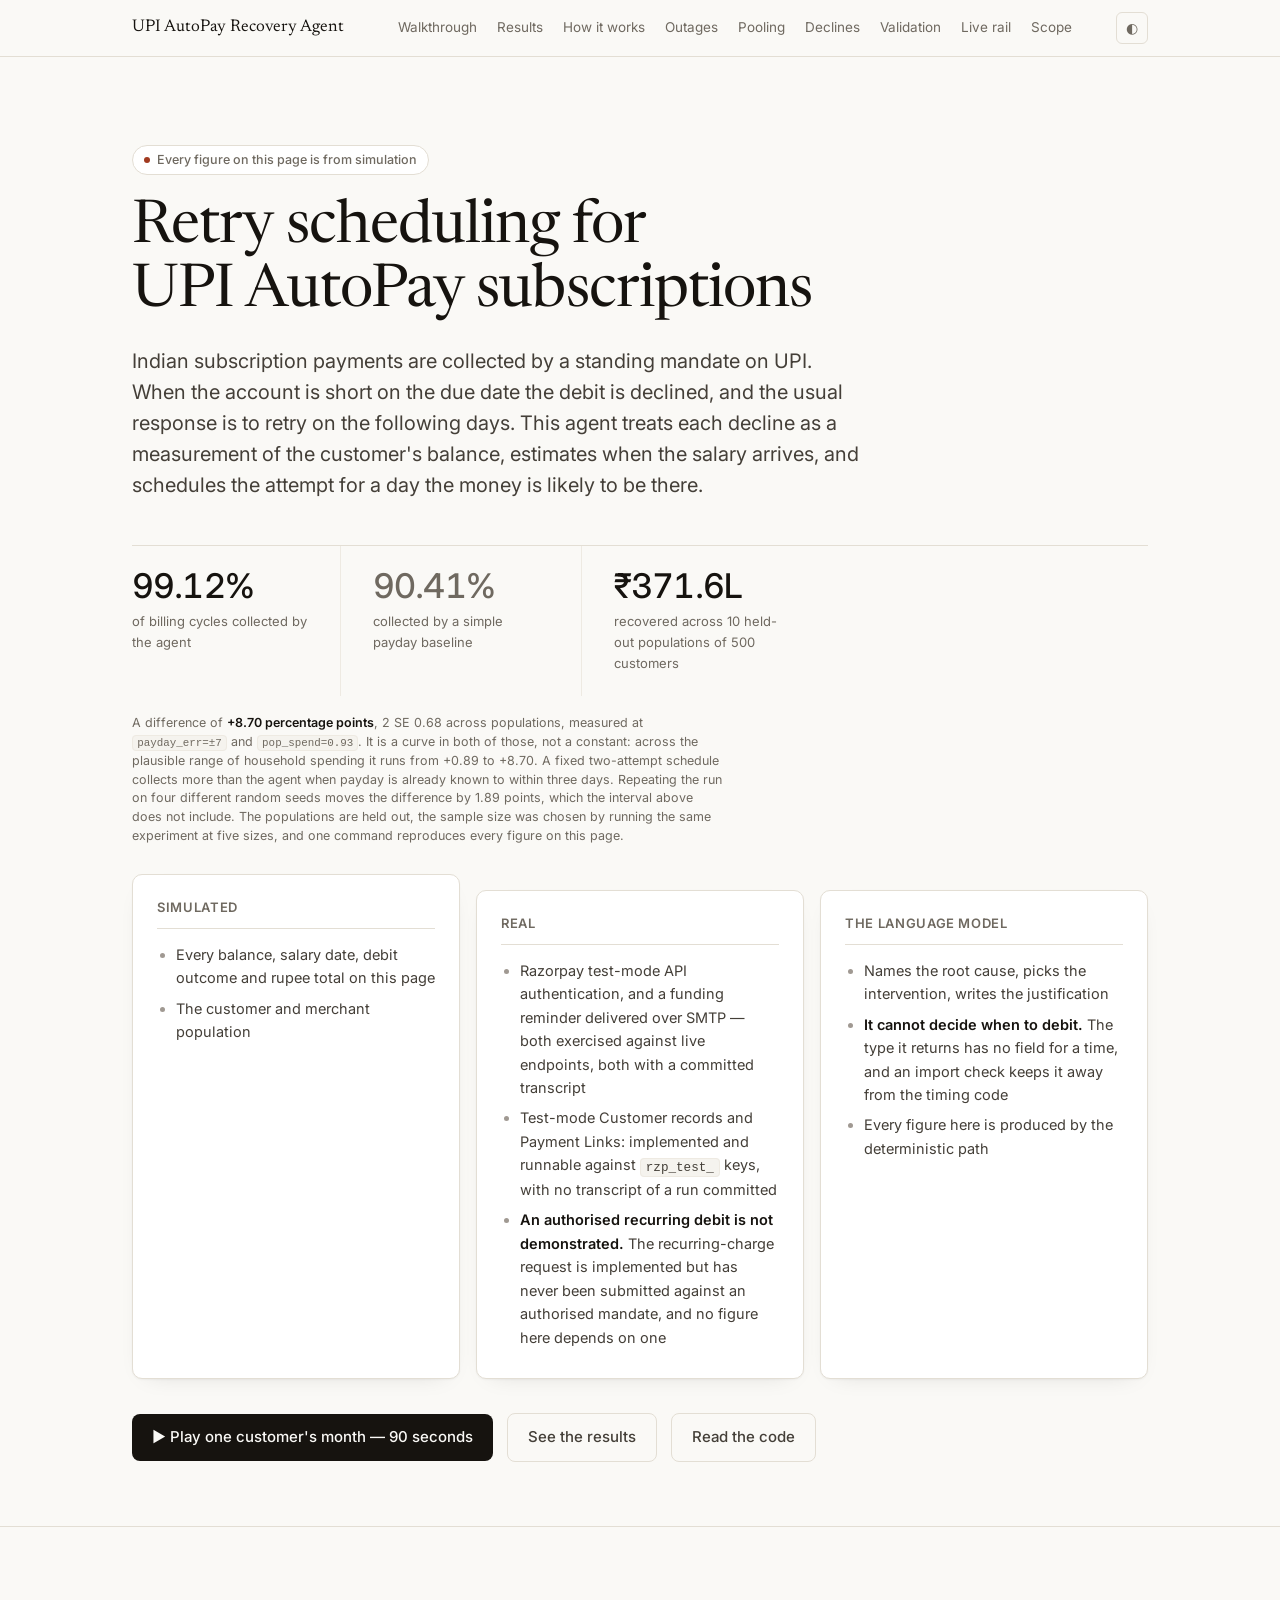
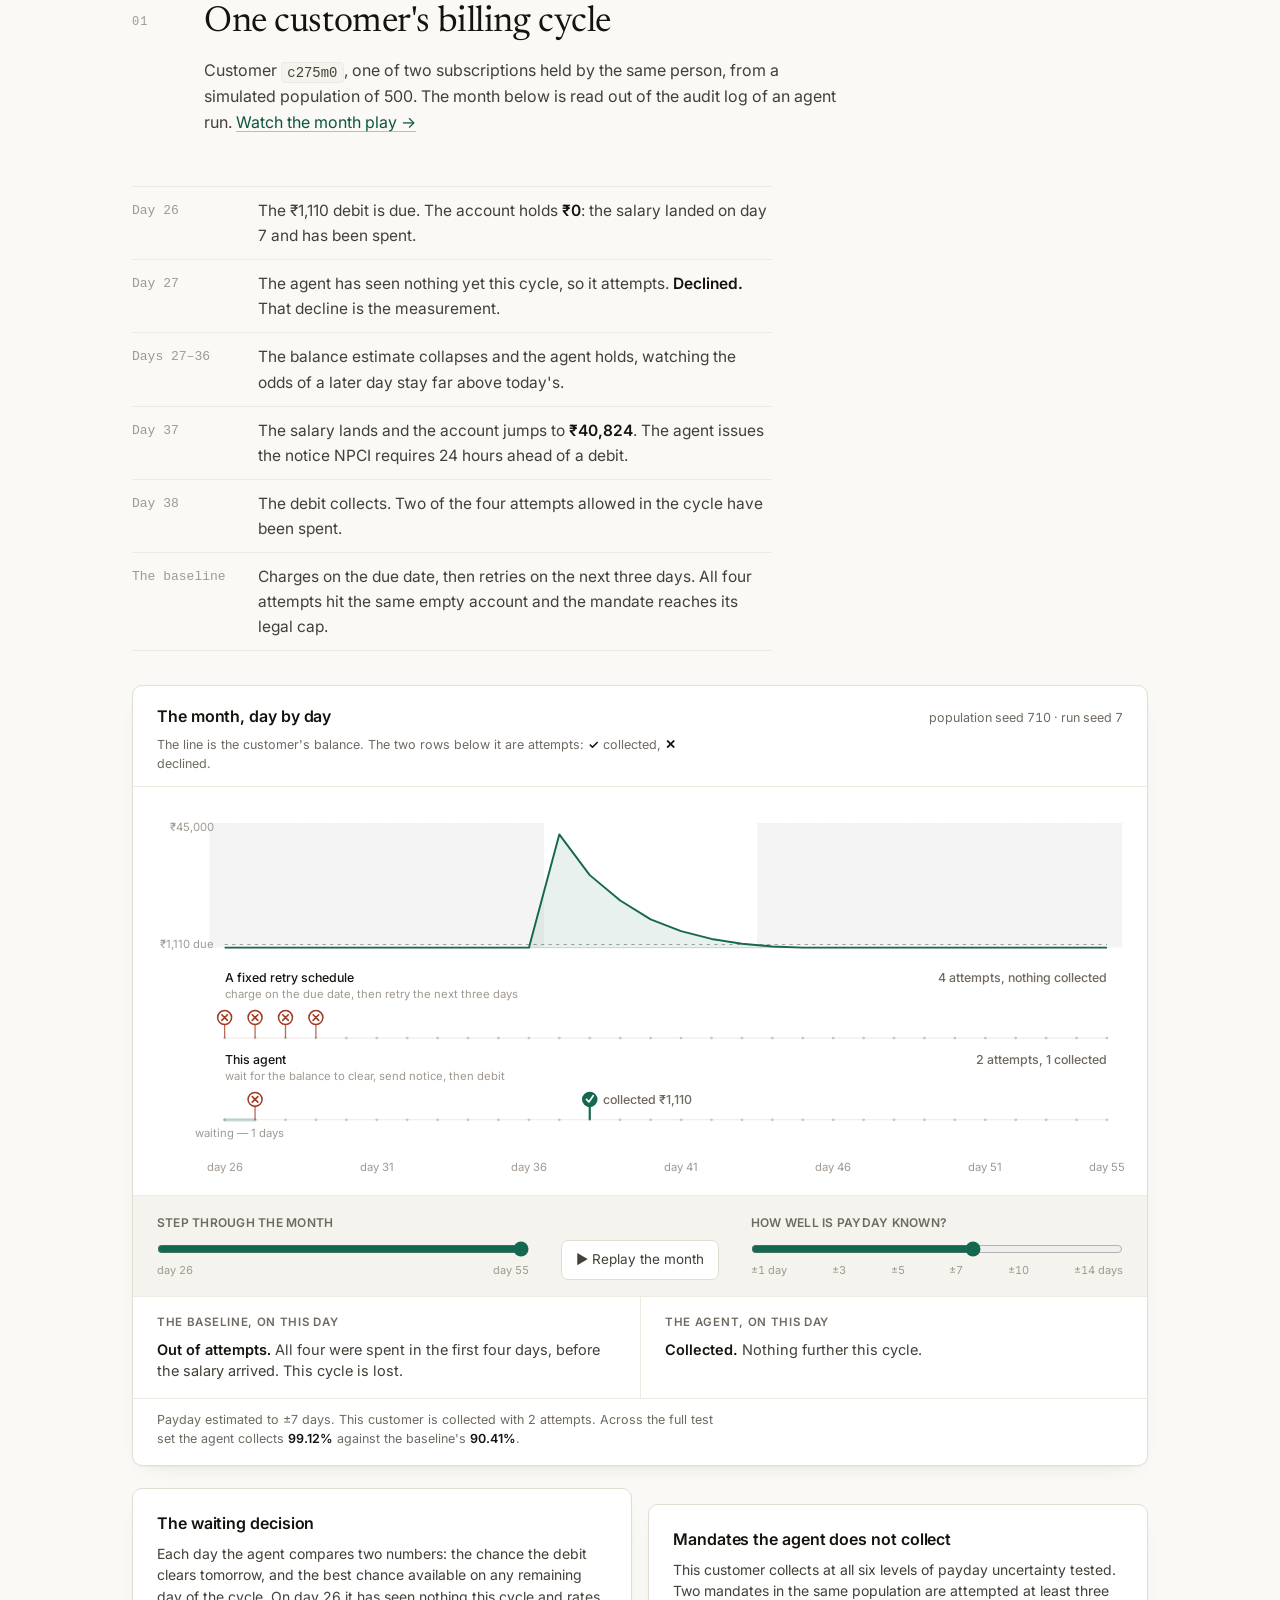
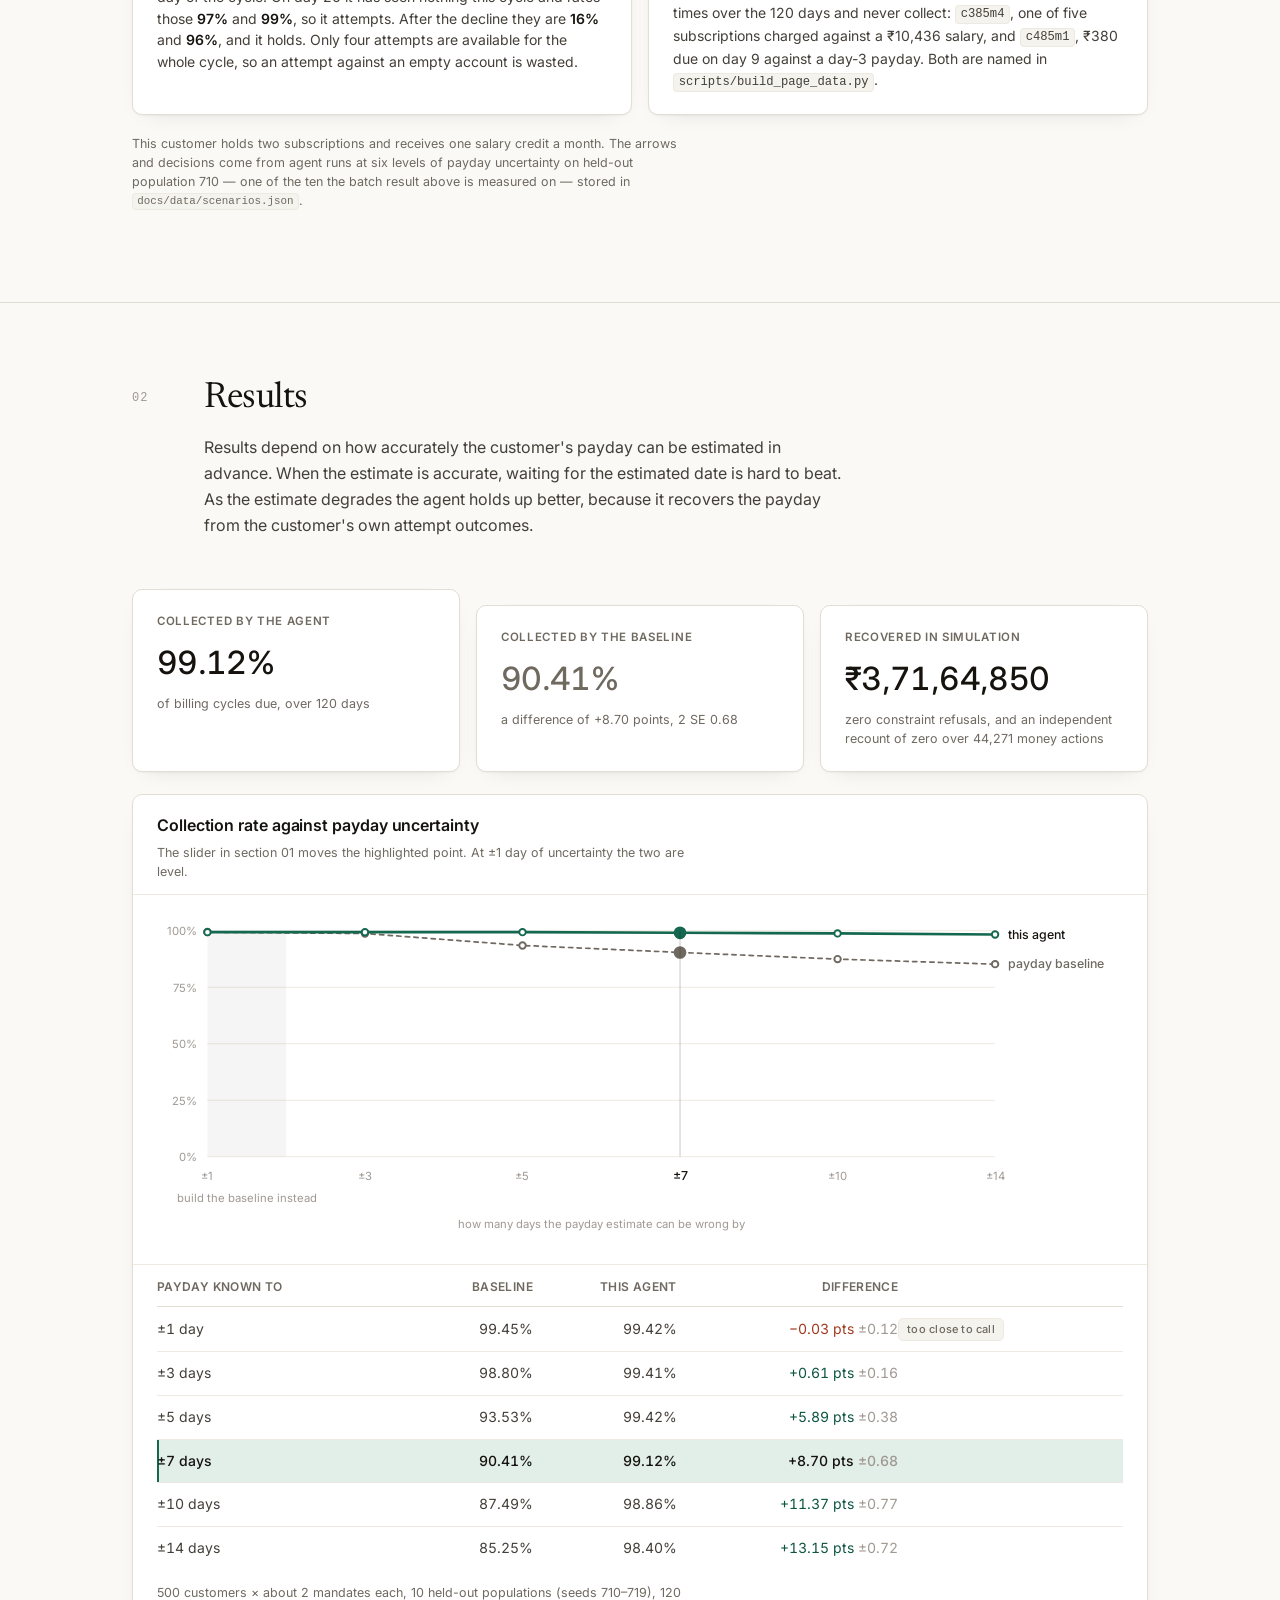
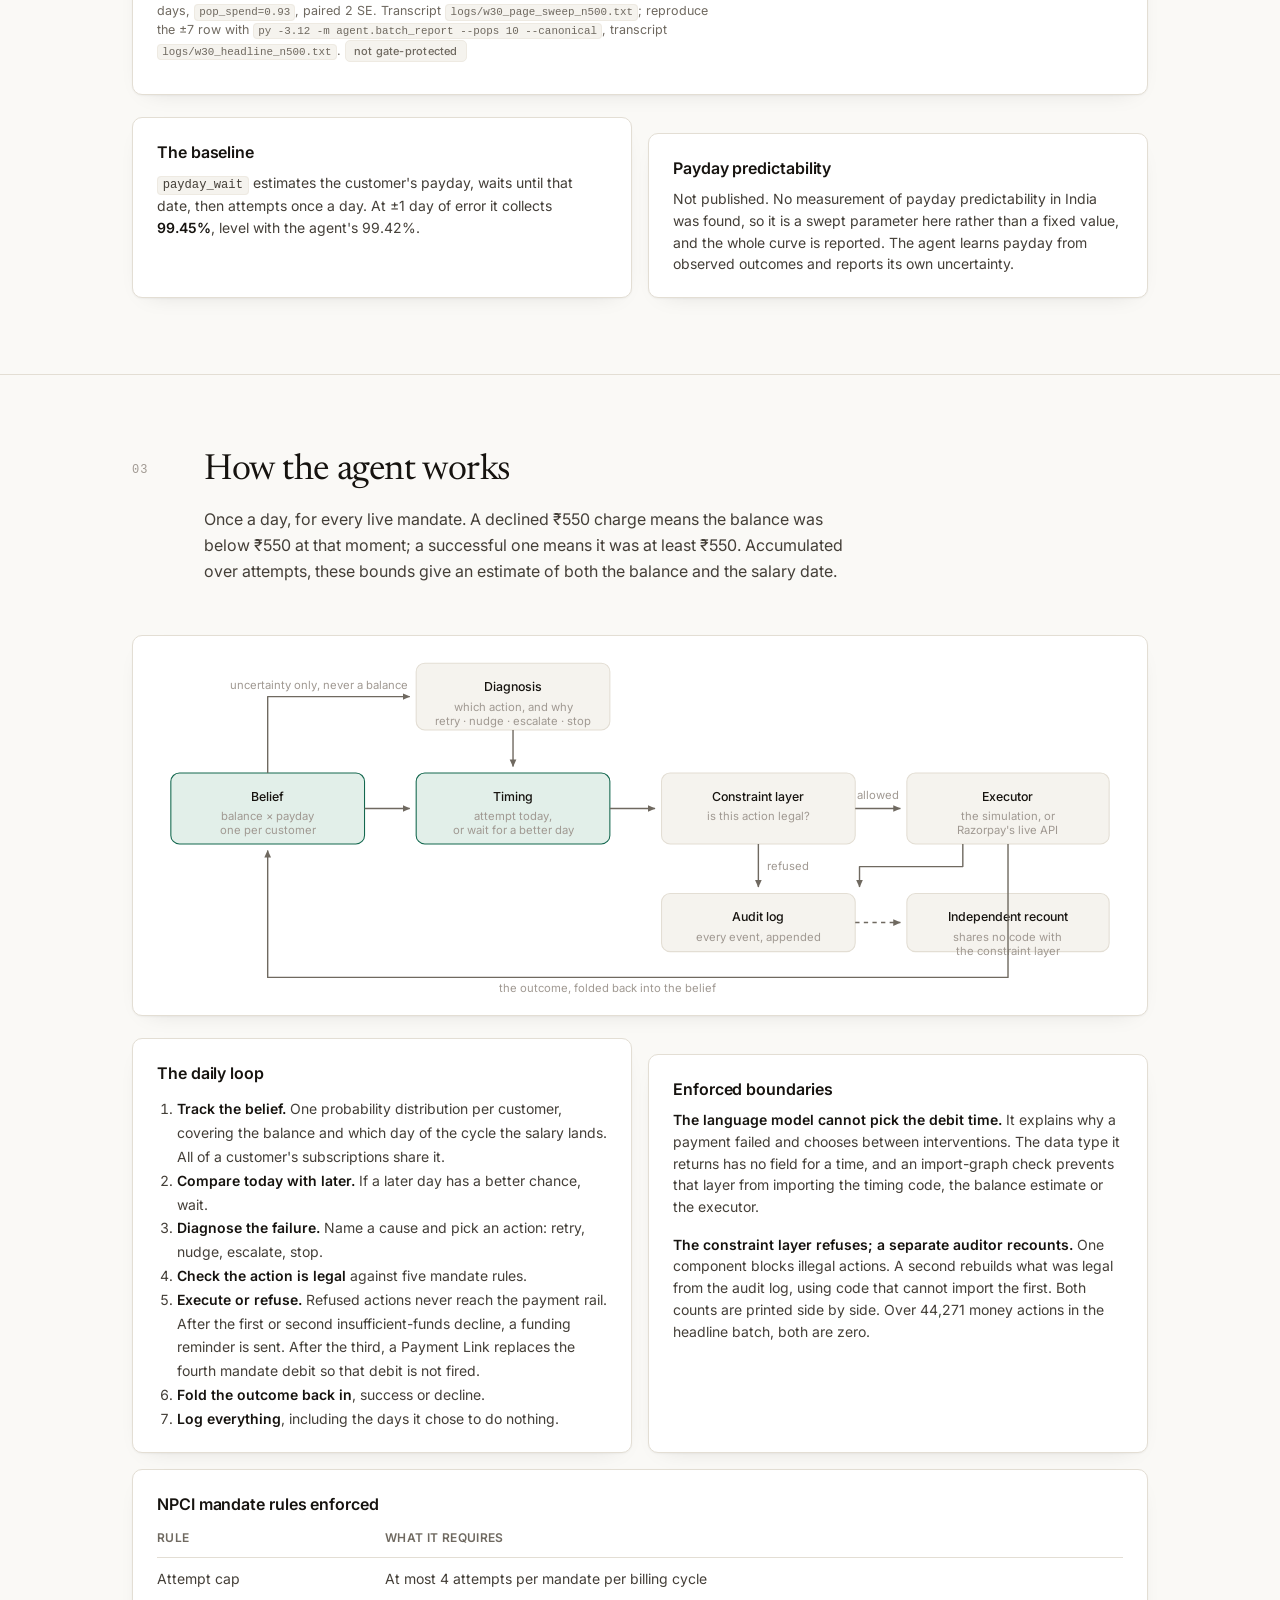
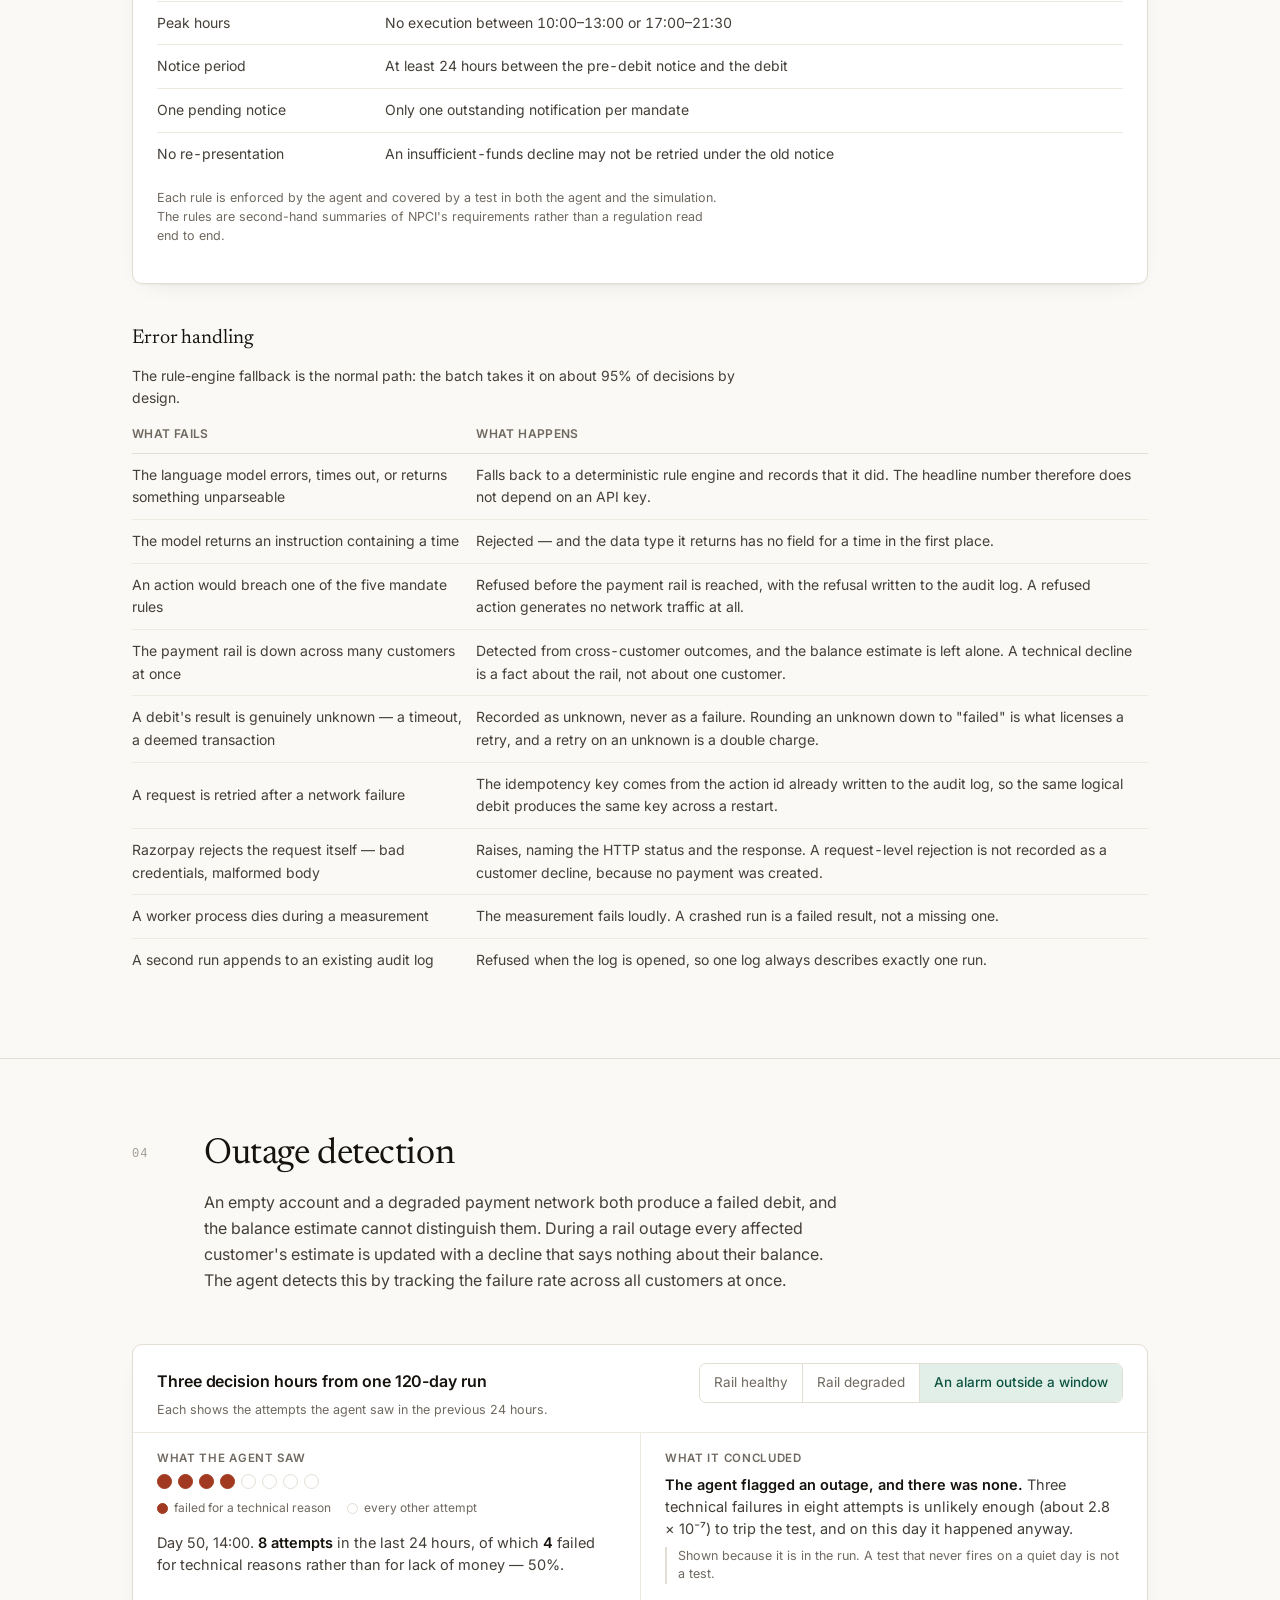
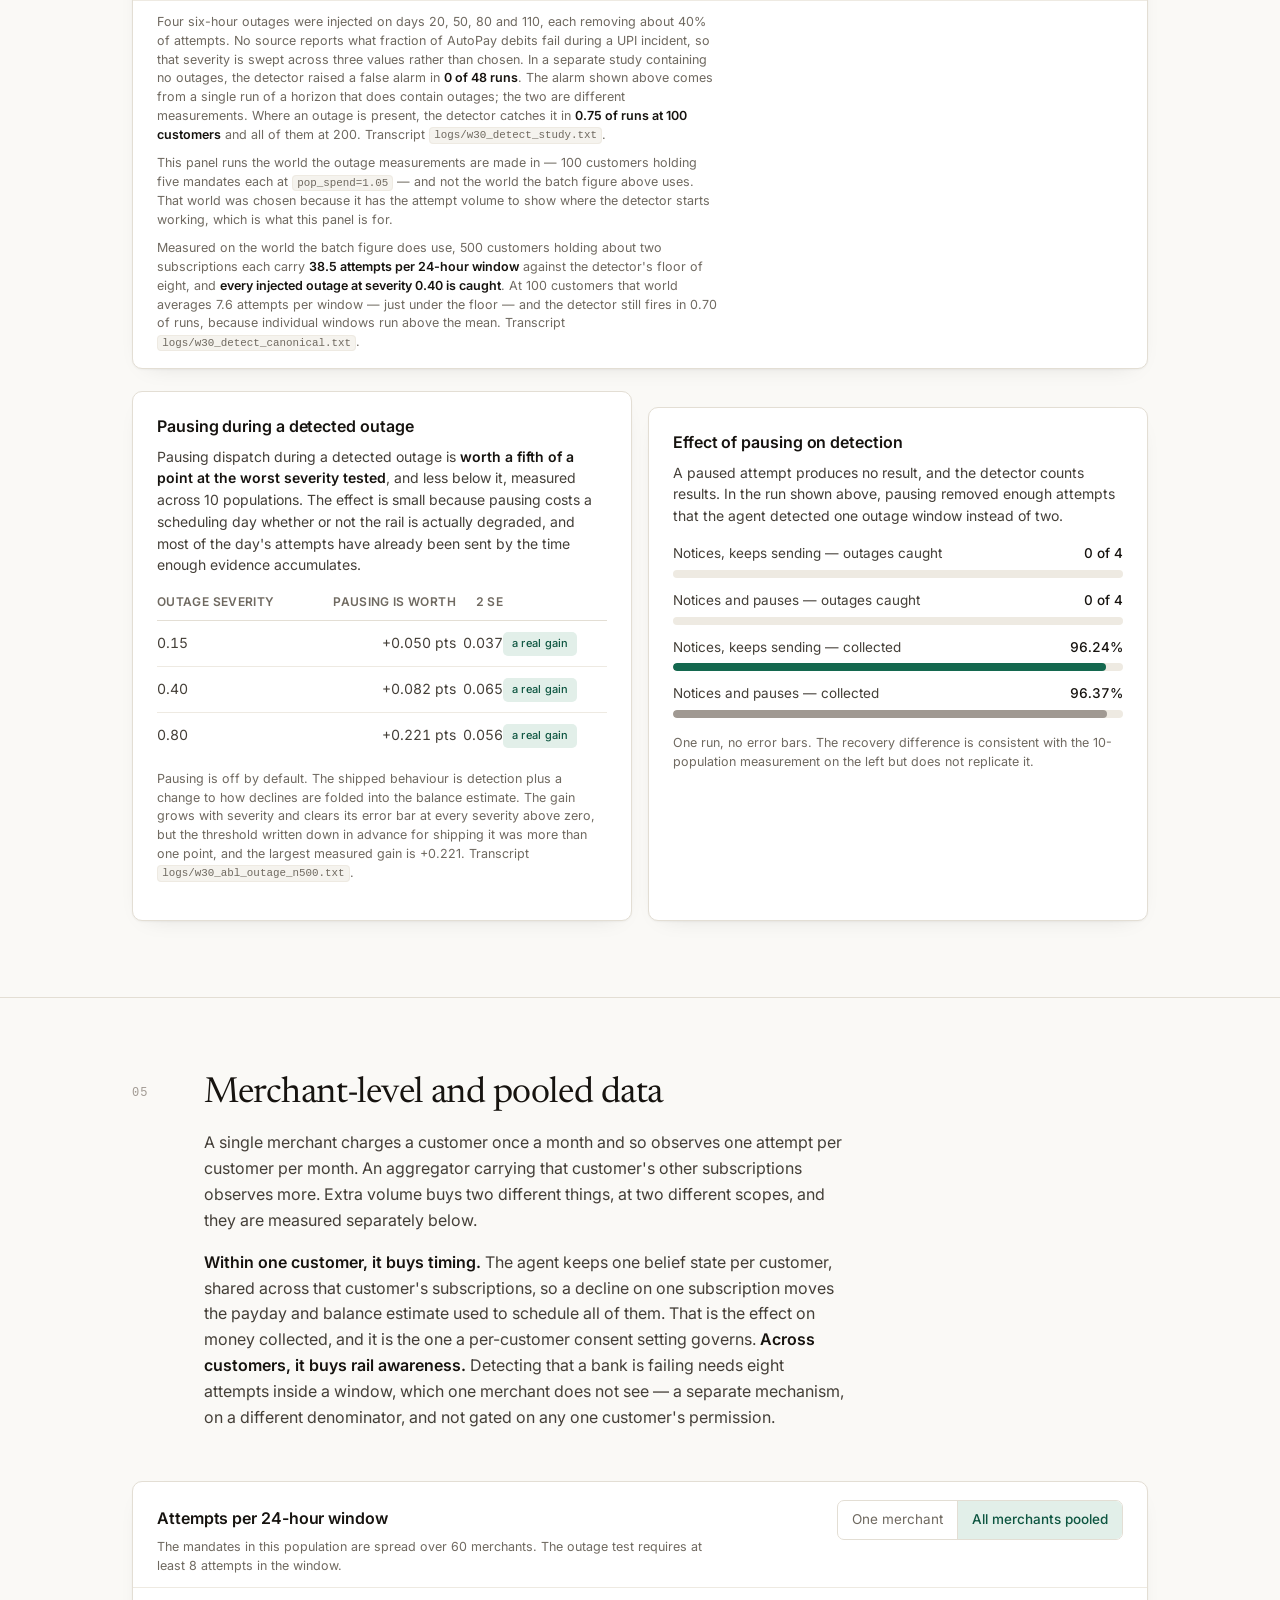
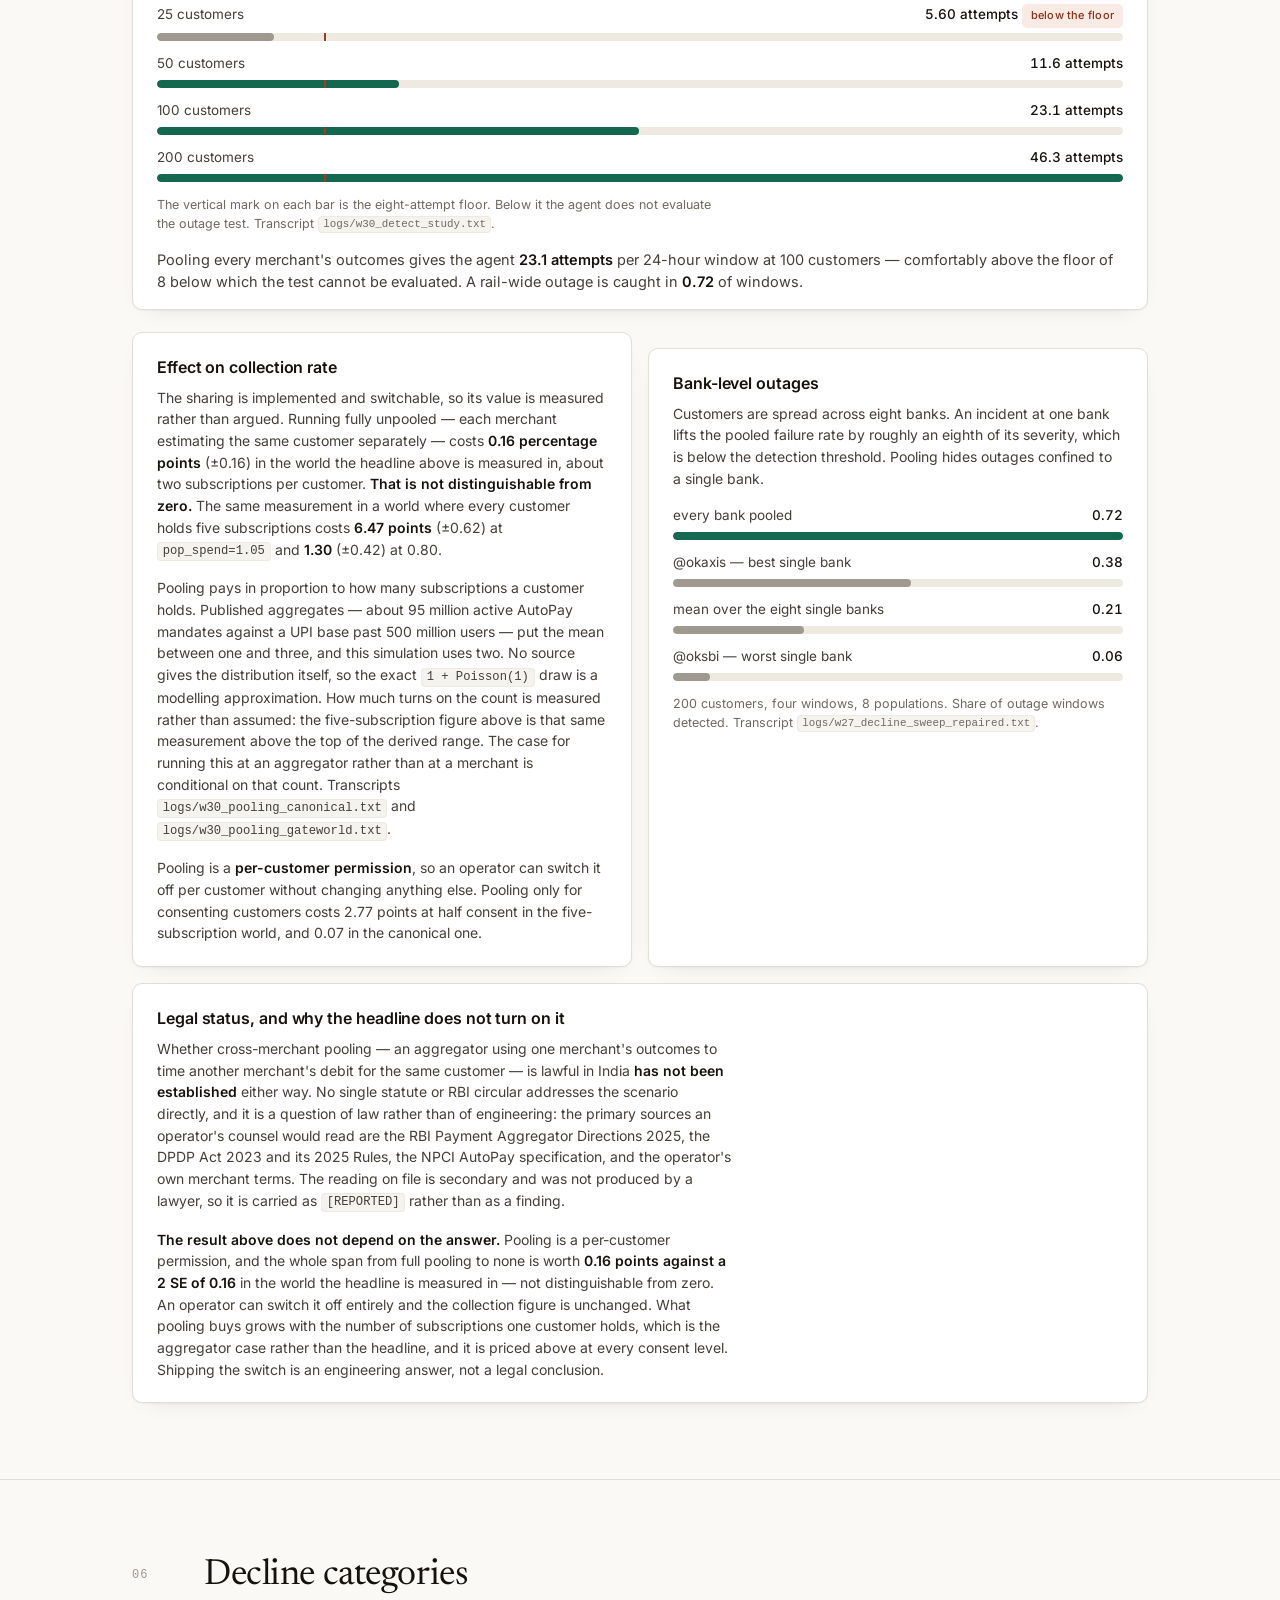
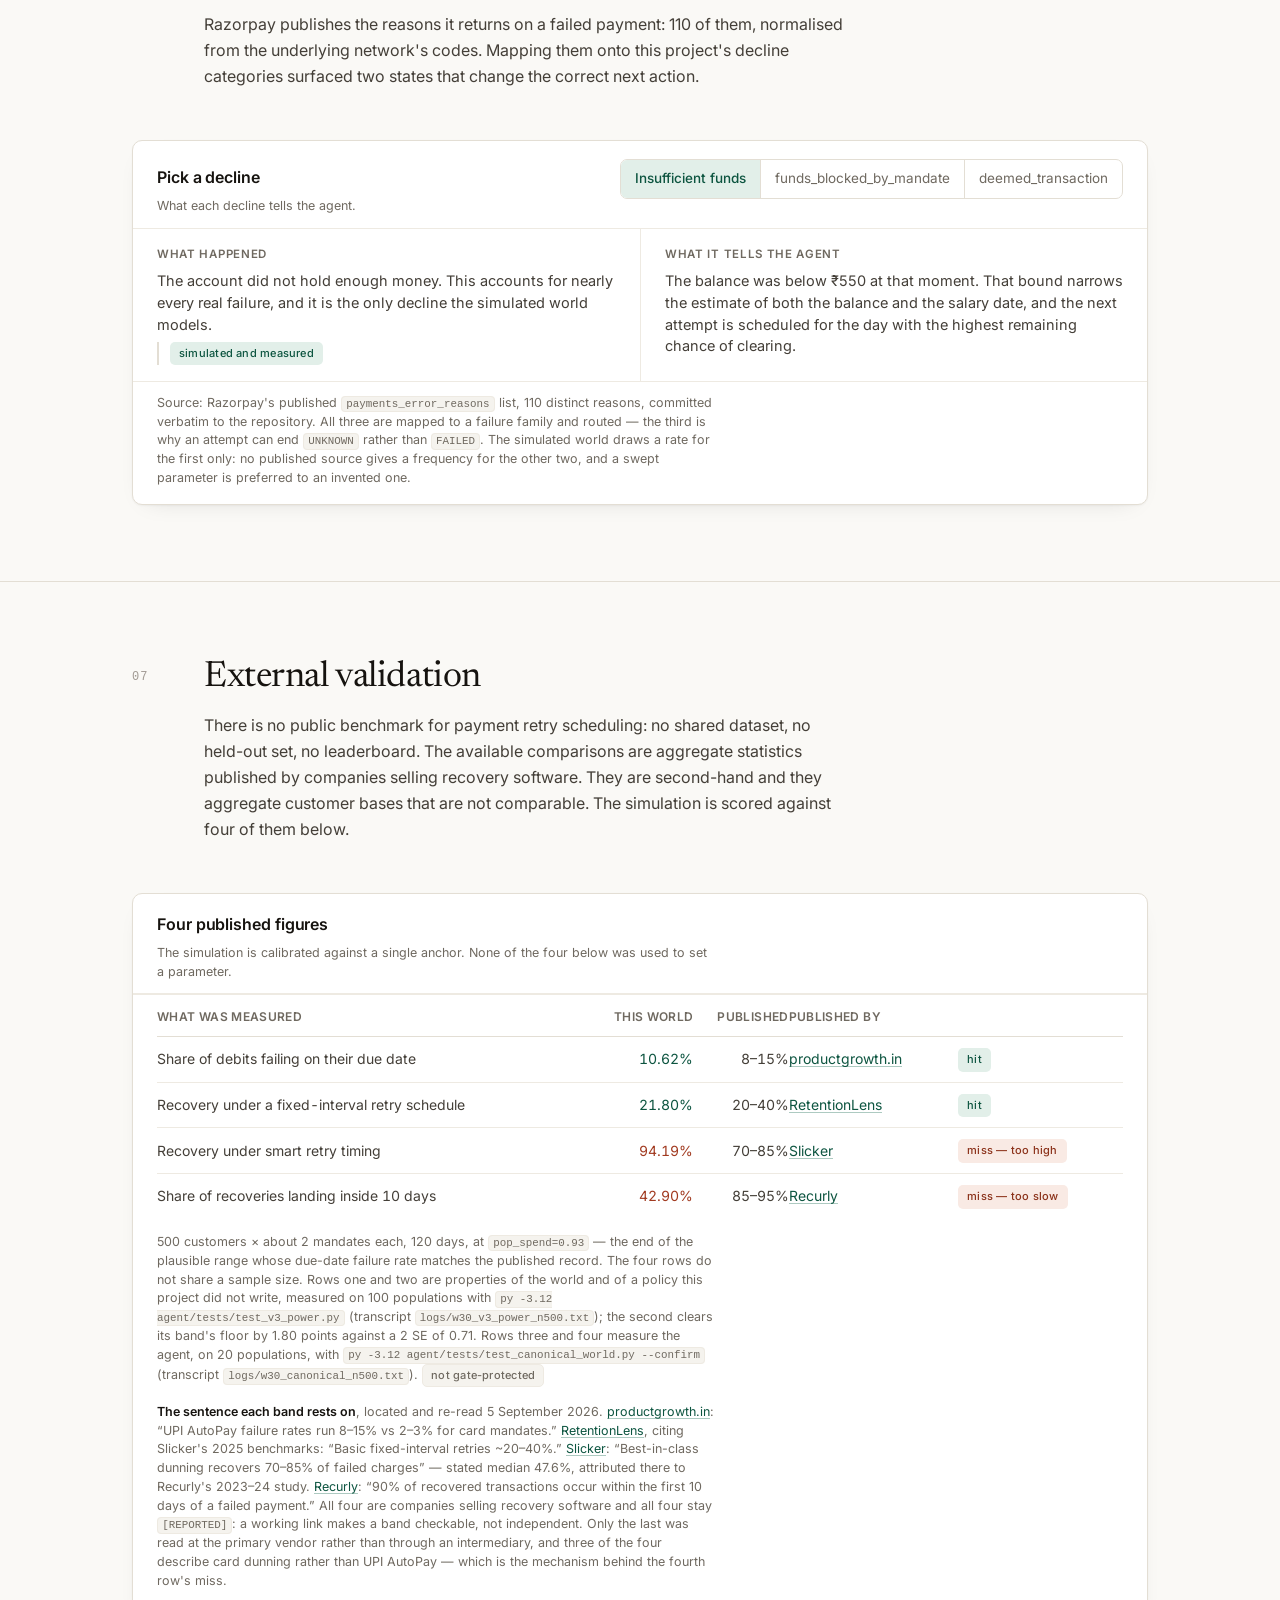
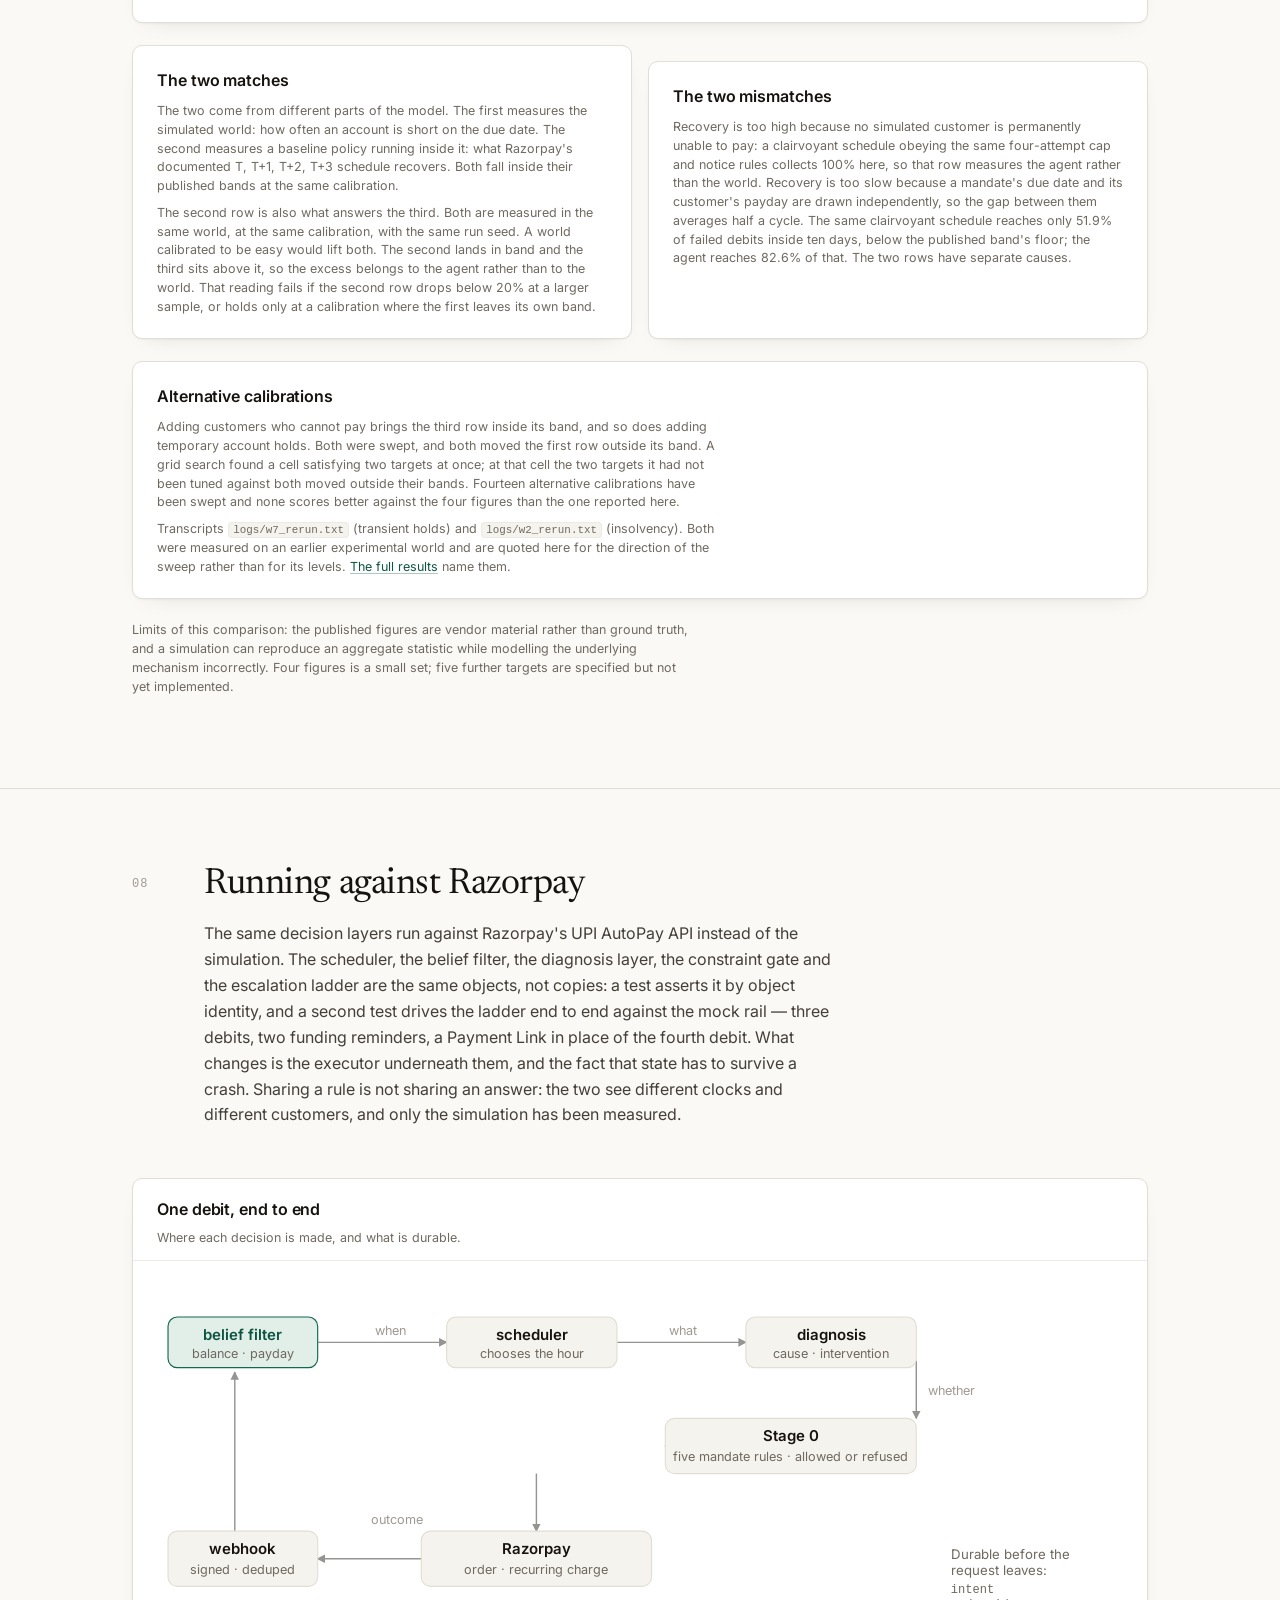
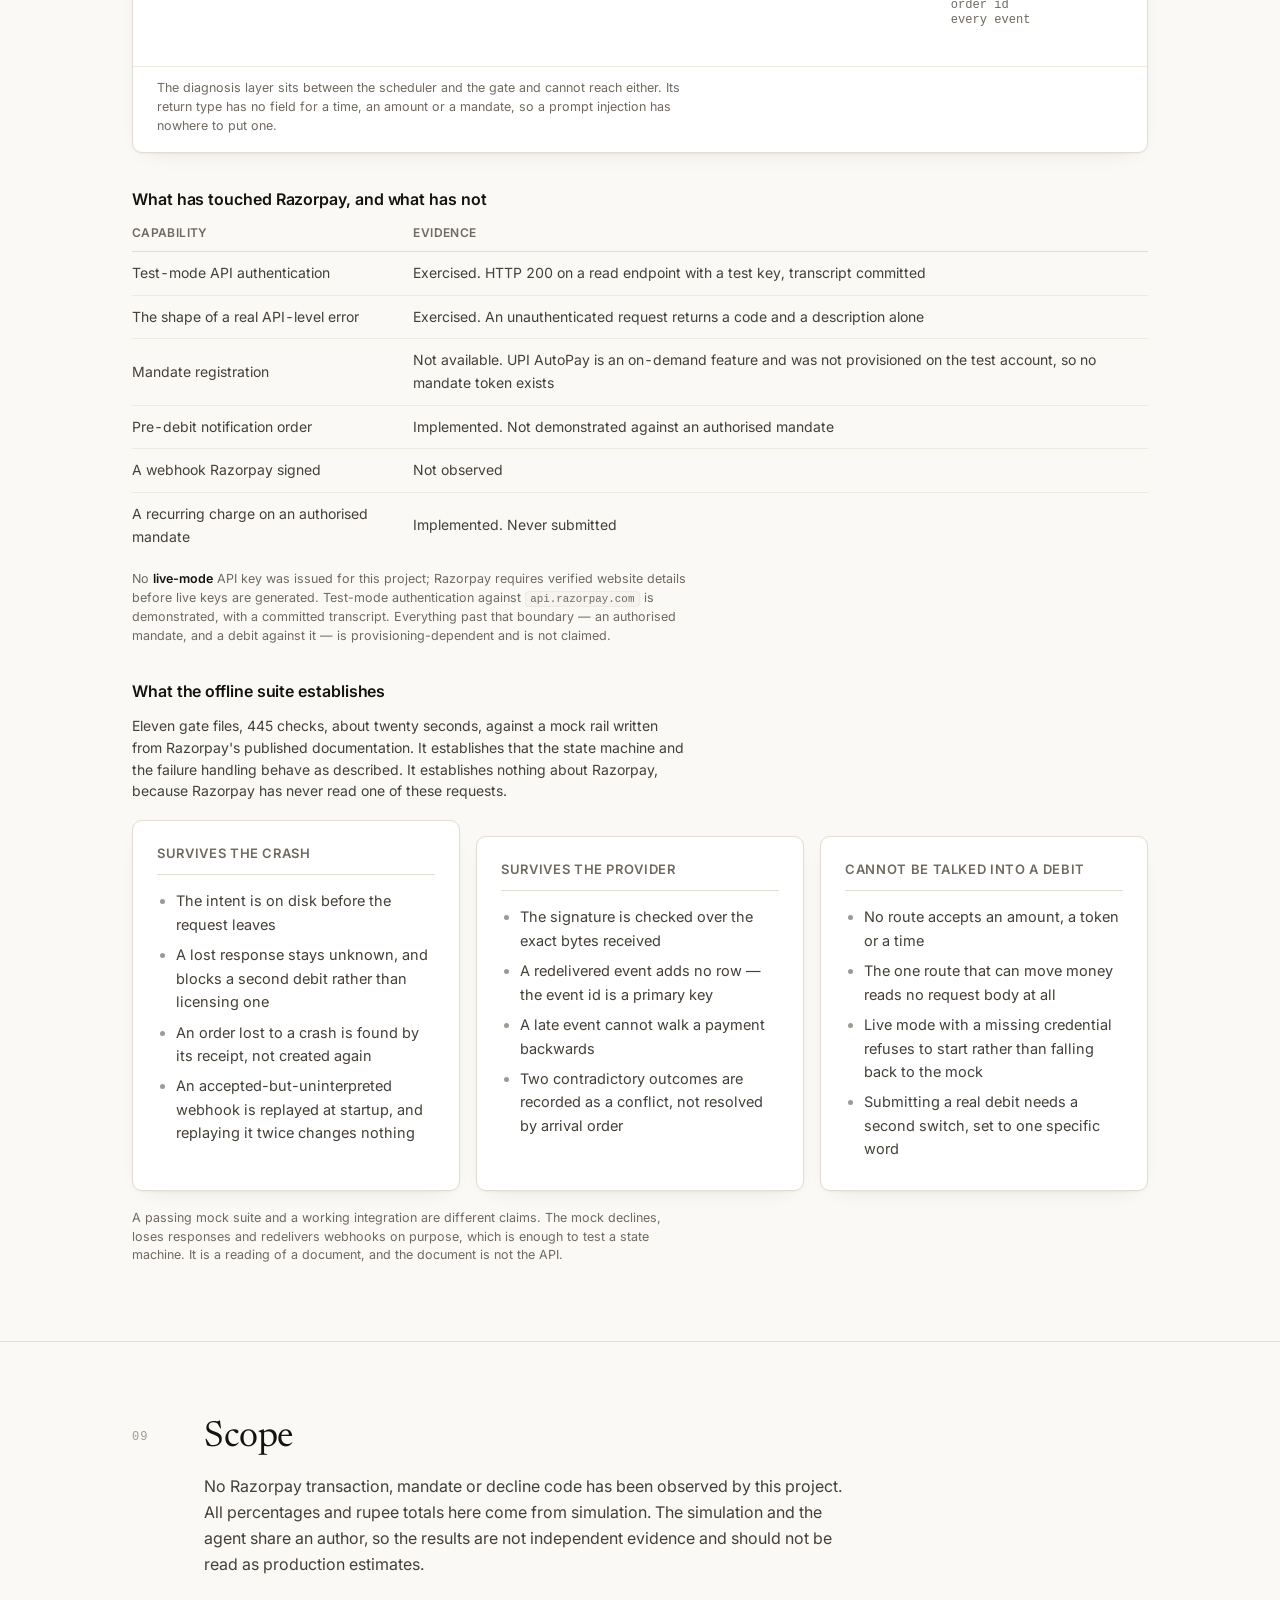
<file: docs/index.html>
<!doctype html>
<html lang="en">
<head>
<meta charset="utf-8">
<meta name="viewport" content="width=device-width, initial-scale=1">
<title>UPI AutoPay Recovery Agent — how it works and what it measures</title>
<meta name="description" content="An agent that schedules retries for failed UPI AutoPay subscription debits by estimating the customer's balance and salary date. Interactive walkthrough, results, and limitations. All figures are from simulation.">
<link rel="preconnect" href="https://fonts.googleapis.com">
<link rel="preconnect" href="https://fonts.gstatic.com" crossorigin>
<link href="https://fonts.googleapis.com/css2?family=Inter:wght@400;500;600&family=Newsreader:opsz,wght@6..72,400;6..72,500&display=swap" rel="stylesheet">
<style>
/* ===========================================================================
   Palette: warm paper, one green for "money landed", one clay red for
   "declined". Everything else is neutral. State is carried by shape as well
   as by colour, so the chart still reads without hue.
   =========================================================================== */
:root{
  --paper:#faf9f6; --surface:#ffffff; --surface-2:#f5f3ee;
  --ink:#16130f; --ink-2:#443f38; --muted:#6f6960; --faint:#a09992;
  --rule:#e3ded4; --rule-2:#eeeae2;
  --accent:#14684f; --accent-ink:#0d5540; --accent-soft:#e2efe9;
  --warn:#a13a20; --warn-ink:#8b3119; --warn-soft:#f9eae4;
  --shadow:0 1px 2px rgba(22,19,15,.04), 0 8px 24px -16px rgba(22,19,15,.18);
  --mono:ui-monospace,SFMono-Regular,"SF Mono",Menlo,Consolas,monospace;
  --serif:Newsreader,Georgia,"Times New Roman",serif;
  --sans:Inter,-apple-system,BlinkMacSystemFont,"Segoe UI",Roboto,Helvetica,Arial,sans-serif;
  --r:10px;
}
@media (prefers-color-scheme:dark){
  :root:not([data-theme="light"]){
    --paper:#0e0d0b; --surface:#17150f; --surface-2:#1d1a14;
    --ink:#f3f0e9; --ink-2:#c8c1b5; --muted:#8d8579; --faint:#645d53;
    --rule:#2b271f; --rule-2:#221f19;
    --accent:#4fc298; --accent-ink:#6fd6b1; --accent-soft:#122a22;
    --warn:#e08063; --warn-ink:#ef9880; --warn-soft:#2b1610;
    --shadow:0 1px 2px rgba(0,0,0,.3), 0 8px 24px -16px rgba(0,0,0,.6);
  }
}
:root[data-theme="dark"]{
  --paper:#0e0d0b; --surface:#17150f; --surface-2:#1d1a14;
  --ink:#f3f0e9; --ink-2:#c8c1b5; --muted:#8d8579; --faint:#645d53;
  --rule:#2b271f; --rule-2:#221f19;
  --accent:#4fc298; --accent-ink:#6fd6b1; --accent-soft:#122a22;
  --warn:#e08063; --warn-ink:#ef9880; --warn-soft:#2b1610;
  --shadow:0 1px 2px rgba(0,0,0,.3), 0 8px 24px -16px rgba(0,0,0,.6);
}

*{box-sizing:border-box}
html{-webkit-text-size-adjust:100%;scroll-behavior:smooth}
@media (prefers-reduced-motion:reduce){html{scroll-behavior:auto}
  *{animation-duration:.01ms !important;transition-duration:.01ms !important}}
body{
  margin:0;background:var(--paper);color:var(--ink);
  font-family:var(--sans);font-size:16px;line-height:1.62;
  -webkit-font-smoothing:antialiased;
}
.wrap{max-width:1080px;margin:0 auto;padding:0 32px}
.narrow{max-width:680px}
@media(max-width:720px){.wrap{padding:0 20px}}

/* ---- type ---------------------------------------------------------------- */
h1,h2,h3{margin:0}
h1{font-family:var(--serif);font-weight:400;font-size:clamp(38px,6.2vw,60px);
   line-height:1.06;letter-spacing:-.015em}
h2{font-family:var(--serif);font-weight:400;font-size:clamp(27px,3.6vw,36px);
   line-height:1.16;letter-spacing:-.012em;margin-bottom:14px}
h3{font-size:16px;font-weight:600;letter-spacing:-.005em;margin-bottom:6px}
.kicker{font-family:var(--mono);font-size:11.5px;letter-spacing:.14em;
  text-transform:uppercase;color:var(--muted);margin-bottom:16px;display:block}
p{margin:0 0 16px;color:var(--ink-2);max-width:64ch}
.lede{font-size:clamp(17px,2.1vw,20px);line-height:1.55;color:var(--ink-2);max-width:56ch}
.small{font-size:14px;line-height:1.55;color:var(--ink-2)}
.tiny{font-size:12.5px;line-height:1.5;color:var(--muted);max-width:70ch}
.num{font-variant-numeric:tabular-nums}
code,.mono{font-family:var(--mono);font-size:.87em;
  background:var(--surface-2);padding:.12em .38em;border-radius:4px;
  border:1px solid var(--rule-2)}
a{color:var(--accent-ink);text-decoration:none;
  box-shadow:inset 0 -1px 0 color-mix(in srgb,var(--accent) 35%,transparent)}
a:hover{box-shadow:inset 0 -2px 0 var(--accent)}
a:focus-visible,button:focus-visible,input:focus-visible{
  outline:2px solid var(--accent);outline-offset:3px;border-radius:3px}
strong,b{font-weight:600;color:var(--ink)}

/* ---- nav ----------------------------------------------------------------- */
nav{position:sticky;top:0;z-index:50;background:var(--paper);border-bottom:1px solid var(--rule)}
.navin{max-width:1080px;margin:0 auto;padding:0 32px;height:56px;
  display:flex;align-items:center;gap:24px}
.brand{font-family:var(--serif);font-size:17px;color:var(--ink);white-space:nowrap;box-shadow:none}
.brand:hover{box-shadow:none}
.navlinks{display:flex;gap:20px;margin-left:auto;font-size:13.5px}
.navlinks a{color:var(--muted);box-shadow:none}
.navlinks a:hover{color:var(--ink);box-shadow:none}
.themebtn{margin-left:auto;background:none;border:1px solid var(--rule);color:var(--muted);
  border-radius:6px;width:32px;height:32px;cursor:pointer;font-size:14px;line-height:1;
  display:grid;place-items:center;flex:none}
.navlinks + .themebtn{margin-left:20px}
.themebtn:hover{color:var(--ink);border-color:var(--muted)}
@media(max-width:900px){.navlinks{display:none}.navin{padding:0 20px}}

/* ---- hero ---------------------------------------------------------------- */
header{padding:88px 0 64px;border-bottom:1px solid var(--rule)}
@media(max-width:720px){header{padding:56px 0 44px}}
.chip{display:inline-flex;align-items:center;gap:7px;font-size:12.5px;font-weight:500;
  padding:4px 11px;border-radius:999px;background:var(--surface);border:1px solid var(--rule);
  color:var(--muted)}
.chip .dot{width:6px;height:6px;border-radius:50%;background:var(--warn)}
.hero-stats{display:flex;flex-wrap:wrap;gap:0;margin-top:44px;border-top:1px solid var(--rule)}
.hstat{padding:22px 32px 22px 0;margin-right:32px;border-right:1px solid var(--rule-2);flex:0 1 auto}
.hstat:last-child{border-right:0;margin-right:0}
.hstat .v{display:block;font-size:34px;font-weight:500;letter-spacing:-.025em;
  font-variant-numeric:tabular-nums;line-height:1.05;color:var(--ink)}
.hstat .k{display:block;font-size:13px;color:var(--muted);margin-top:7px;max-width:22ch}
.hstat.dim .v{color:var(--muted)}
@media(max-width:720px){.hstat{padding:16px 20px 16px 0;margin-right:20px}.hstat .v{font-size:26px}}
.cta{display:inline-flex;align-items:center;gap:9px;margin-top:34px;
  background:var(--ink);color:var(--paper);border:0;border-radius:8px;
  padding:11px 20px;font:inherit;font-size:15px;font-weight:500;cursor:pointer;box-shadow:none}
.cta:hover{background:var(--accent);box-shadow:none}
.cta-row{display:flex;flex-wrap:wrap;gap:14px;align-items:center}
.cta.ghost{background:transparent;color:var(--ink-2);border:1px solid var(--rule)}
.cta.ghost:hover{background:var(--surface);color:var(--ink);border-color:var(--muted)}

/* ---- sections ------------------------------------------------------------ */
section{padding:76px 0;border-bottom:1px solid var(--rule)}
@media(max-width:720px){section{padding:52px 0}}
.shead{display:grid;grid-template-columns:64px 1fr;gap:8px;margin-bottom:34px}
.shead .n{font-family:var(--mono);font-size:12px;color:var(--faint);padding-top:10px;letter-spacing:.08em}
@media(max-width:720px){.shead{grid-template-columns:1fr}.shead .n{padding-top:0}}

.card{background:var(--surface);border:1px solid var(--rule);border-radius:var(--r);
  padding:22px 24px;box-shadow:var(--shadow)}
.card + .card{margin-top:16px}
.grid2{display:grid;grid-template-columns:1fr 1fr;gap:16px}
.grid3{display:grid;grid-template-columns:repeat(3,1fr);gap:16px}
@media(max-width:820px){.grid2,.grid3{grid-template-columns:1fr}}
/* A grid item defaults to min-width:auto, which is the width of its widest
   unbreakable child — a table. Without this the card refuses to shrink and
   pushes the page sideways instead of letting .tablewrap scroll. */
.grid2 > *,.grid3 > *,.readout > *{min-width:0}
.tablewrap{max-width:100%}

/* ---- beat list (the short-sentence story) -------------------------------- */
.beats{list-style:none;margin:0 0 34px;padding:0;display:grid;gap:0;
  border-top:1px solid var(--rule-2);max-width:640px}
.beats li{display:grid;grid-template-columns:110px 1fr;gap:16px;padding:11px 0;
  border-bottom:1px solid var(--rule-2);font-size:15.5px;color:var(--ink-2)}
.beats li .w{color:var(--faint);font-size:13px;font-family:var(--mono);padding-top:2px}
.beats li b{color:var(--ink)}
@media(max-width:560px){.beats li{grid-template-columns:84px 1fr;gap:10px;font-size:14.5px}}

/* ---- charts -------------------------------------------------------------- */
.figure{background:var(--surface);border:1px solid var(--rule);border-radius:var(--r);
  overflow:hidden;box-shadow:var(--shadow)}
.figure-head{padding:18px 24px 12px;border-bottom:1px solid var(--rule-2);
  display:flex;justify-content:space-between;align-items:baseline;gap:20px;flex-wrap:wrap}
.figure-body{overflow-x:auto;padding:10px 12px 4px}
.figure-foot{padding:12px 24px 16px;border-top:1px solid var(--rule-2)}
svg.chart{display:block;width:100%;height:auto}
svg.chart.wide{min-width:660px}
svg.chart.diagram{min-width:820px}
.ax{fill:var(--faint);font-size:10.5px;font-family:var(--sans)}
.lbl{fill:var(--muted);font-size:11.5px;font-family:var(--sans);font-weight:500}
.lbl-ink{fill:var(--ink);font-size:11.5px;font-family:var(--sans);font-weight:500}
.note-t{fill:var(--faint);font-size:10.5px;font-family:var(--sans)}

/* ---- controls ------------------------------------------------------------ */
.ctlbar{display:flex;flex-wrap:wrap;gap:22px 32px;align-items:flex-end;
  padding:16px 24px;background:var(--surface-2);border-top:1px solid var(--rule-2)}
.ctl{flex:1 1 260px;min-width:0}
.ctl label,.ctl .cl{display:block;font-size:12px;font-weight:600;letter-spacing:.02em;
  text-transform:uppercase;color:var(--muted);margin-bottom:9px}
input[type=range]{width:100%;accent-color:var(--accent);margin:0;display:block}
.ticks{display:flex;justify-content:space-between;font-size:11px;color:var(--faint);
  font-variant-numeric:tabular-nums;margin-top:5px}
.seg{display:inline-flex;border:1px solid var(--rule);border-radius:7px;overflow:hidden;
  background:var(--surface)}
.seg button{appearance:none;background:transparent;border:0;border-right:1px solid var(--rule);
  padding:8px 14px;font:inherit;font-size:13.5px;color:var(--muted);cursor:pointer;white-space:nowrap}
.seg button:last-child{border-right:0}
.seg button[aria-pressed=true]{background:var(--accent-soft);color:var(--accent-ink);font-weight:500}
.seg button:hover{color:var(--ink)}
.playbtn{appearance:none;background:var(--surface);border:1px solid var(--rule);border-radius:7px;
  padding:8px 14px;font:inherit;font-size:13.5px;color:var(--ink-2);cursor:pointer;white-space:nowrap}
.playbtn:hover{border-color:var(--muted);color:var(--ink)}

/* ---- readout ------------------------------------------------------------- */
.readout{display:grid;grid-template-columns:1fr 1fr;gap:0;border-top:1px solid var(--rule-2)}
.readout > div{padding:16px 24px}
.readout > div + div{border-left:1px solid var(--rule-2)}
@media(max-width:720px){.readout{grid-template-columns:1fr}
  .readout > div + div{border-left:0;border-top:1px solid var(--rule-2)}}
.rk{font-size:11.5px;font-weight:600;letter-spacing:.06em;text-transform:uppercase;
  color:var(--muted);margin-bottom:7px}
.rv{font-size:14.5px;color:var(--ink-2);line-height:1.5;min-height:3em}
.rv b{color:var(--ink)}
.rv .said{display:block;margin-top:7px;font-size:12.5px;color:var(--muted);
  border-left:2px solid var(--rule);padding-left:11px}

/* ---- tables -------------------------------------------------------------- */
.tablewrap{overflow-x:auto}
table{border-collapse:collapse;width:100%;font-size:14px;font-variant-numeric:tabular-nums}
th{text-align:left;font-weight:600;color:var(--muted);font-size:12px;letter-spacing:.03em;
  text-transform:uppercase;padding:0 14px 9px 0;border-bottom:1px solid var(--rule);white-space:nowrap}
td{padding:10px 14px 10px 0;border-bottom:1px solid var(--rule-2);color:var(--ink-2)}
tr:last-child td{border-bottom:0}
td.n,th.n{text-align:right;padding-right:0}
th.n:last-child,td.n:last-child{padding-right:0}
tr.hl td{color:var(--ink);font-weight:500;background:var(--accent-soft)}
tr.hl td:first-child{box-shadow:inset 2px 0 0 var(--accent)}
td.neg{color:var(--warn)}
td.pos{color:var(--accent-ink)}

/* ---- tags ---------------------------------------------------------------- */
.tag{display:inline-block;font-size:11px;font-weight:500;letter-spacing:.02em;
  padding:2px 8px;border-radius:5px;background:var(--surface-2);color:var(--muted);
  border:1px solid var(--rule-2);white-space:nowrap}
.tag.warn{background:var(--warn-soft);color:var(--warn-ink);border-color:transparent}
.tag.good{background:var(--accent-soft);color:var(--accent-ink);border-color:transparent}

/* ---- bars ---------------------------------------------------------------- */
.bars{display:grid;gap:12px;margin-top:4px}
.bar{display:grid;grid-template-columns:1fr;gap:5px}
.bar .top{display:flex;justify-content:space-between;gap:12px;font-size:13.5px}
.bar .lab{color:var(--ink-2)}
.bar .val{font-variant-numeric:tabular-nums;color:var(--ink);font-weight:500}
.bar .track{height:8px;background:var(--rule-2);border-radius:5px;overflow:hidden;position:relative}
.bar .fill{height:100%;background:var(--accent);border-radius:5px;transition:width .35s ease}
.bar.dim .fill{background:var(--faint)}
.bar .floor{position:absolute;top:-3px;bottom:-3px;width:2px;background:var(--warn)}

/* ---- dot grid (declines in a window) ------------------------------------- */
.dots{display:flex;flex-wrap:wrap;gap:6px;margin:6px 0 0}
.dots i{width:15px;height:15px;border-radius:50%;border:1.5px solid var(--rule);
  background:var(--surface);display:block}
.dots i.tech{background:var(--warn);border-color:var(--warn)}
.dotkey{font-size:12px;color:var(--muted);margin-top:9px;display:flex;gap:16px;flex-wrap:wrap}
.dotkey span{display:inline-flex;align-items:center;gap:6px}
.dotkey i{width:11px;height:11px;border-radius:50%;border:1.5px solid var(--rule);display:block}
.dotkey i.tech{background:var(--warn);border-color:var(--warn)}

/* ---- three-column scope list --------------------------------------------- */
.scope h3{font-size:13px;text-transform:uppercase;letter-spacing:.05em;color:var(--muted);
  padding-bottom:10px;border-bottom:1px solid var(--rule);margin-bottom:14px}
.scope ul{margin:0;padding-left:19px;color:var(--ink-2);font-size:14.5px;line-height:1.62}
.scope li{margin-bottom:7px}
.scope li::marker{color:var(--faint)}

/* ---- limits -------------------------------------------------------------- */
.limits{list-style:none;margin:0;padding:0;border-top:1px solid var(--rule-2)}
.limits li{padding:14px 0;border-bottom:1px solid var(--rule-2);font-size:14.5px;color:var(--ink-2)}
.limits li b{display:block;color:var(--ink);font-weight:600;margin-bottom:2px}

/* ---- narrow screens ------------------------------------------------------
   The segmented controls hold long identifiers such as
   `funds_blocked_by_mandate`, which cannot sit side by side on a phone. They
   stack into a full-width list rather than being clipped by the panel. */
@media(max-width:640px){
  .figure-head{flex-direction:column;align-items:stretch}
  .seg{width:100%;flex-wrap:wrap}
  .seg button{flex:1 1 100%;border-right:0;border-bottom:1px solid var(--rule);
    text-align:left;white-space:normal;padding:10px 14px}
  .seg button:last-child{border-bottom:0}
  .hstat{width:100%;border-right:0;border-bottom:1px solid var(--rule-2);
    padding:14px 0;margin-right:0}
  .hstat:last-child{border-bottom:0}
  .hstat .k{max-width:none}
}

/* ---- footer -------------------------------------------------------------- */
footer{padding:56px 0 90px}
.flinks{display:flex;flex-wrap:wrap;gap:10px 26px;margin:18px 0 0;font-size:14.5px}
</style>
</head>
<body>

<nav>
  <div class="navin">
    <a class="brand" href="#top">UPI AutoPay Recovery Agent</a>
    <div class="navlinks">
      <a href="#story">Walkthrough</a>
      <a href="#results">Results</a>
      <a href="#agent">How it works</a>
      <a href="#outage">Outages</a>
      <a href="#pooling">Pooling</a>
      <a href="#declines">Declines</a>
      <a href="#validation">Validation</a>
      <a href="#live">Live rail</a>
      <a href="#scope">Scope</a>
    </div>
    <button class="themebtn" id="theme" aria-label="Switch between light and dark">◐</button>
  </div>
</nav>

<header id="top">
  <div class="wrap">
    <span class="chip"><span class="dot" aria-hidden="true"></span>Every figure on this page is from simulation</span>
    <h1 style="margin-top:22px">Retry scheduling for<br>UPI AutoPay subscriptions</h1>
    <p class="lede" style="margin-top:22px">
      Indian subscription payments are collected by a standing mandate on UPI. When the
      account is short on the due date the debit is declined, and the usual response is
      to retry on the following days. This agent treats each decline as a measurement of
      the customer's balance, estimates when the salary arrives, and schedules the
      attempt for a day the money is likely to be there.
    </p>

    <div class="hero-stats">
      <div class="hstat"><span class="v num" id="s-agent">99.12%</span>
        <span class="k">of billing cycles collected by the agent</span></div>
      <div class="hstat dim"><span class="v num" id="s-base">90.41%</span>
        <span class="k">collected by a simple payday baseline</span></div>
      <div class="hstat"><span class="v num" id="s-rupees">₹371.6L</span>
        <span class="k">recovered across 10 held-out populations of 500 customers</span></div>
    </div>

    <p class="tiny" style="margin-top:18px;max-width:74ch">
      A difference of <b>+8.70 percentage points</b>, 2 SE 0.68
      across populations, measured at <code>payday_err=&plusmn;7</code> and
      <code>pop_spend=0.93</code>. It is a curve in both of those, not a constant: across the
      plausible range of household spending it runs from +0.89 to +8.70. A fixed
      two-attempt schedule collects more than the agent when payday is already known to within
      three days. Repeating the run on four different random seeds moves the difference by
      1.89 points, which the interval above does not include. The populations are held out,
      the sample size was chosen by running the same experiment at five sizes, and one command
      reproduces every figure on this page.
    </p>

    <div class="grid3" style="margin-top:28px">
      <div class="card scope">
        <h3>Simulated</h3>
        <ul>
          <li>Every balance, salary date, debit outcome and rupee total on this page</li>
          <li>The customer and merchant population</li>
        </ul>
      </div>
      <div class="card scope">
        <h3>Real</h3>
        <ul>
          <li>Razorpay test-mode API authentication, and a funding reminder delivered over
            SMTP &mdash; both exercised against live endpoints, both with a committed
            transcript</li>
          <li>Test-mode Customer records and Payment Links: implemented and runnable against
            <code>rzp_test_</code> keys, with no transcript of a run committed</li>
          <li><b>An authorised recurring debit is not demonstrated.</b> The recurring-charge
            request is implemented but has never been submitted against an authorised
            mandate, and no figure here depends on one</li>
        </ul>
      </div>
      <div class="card scope">
        <h3>The language model</h3>
        <ul>
          <li>Names the root cause, picks the intervention, writes the justification</li>
          <li><b>It cannot decide when to debit.</b> The type it returns has no field for
            a time, and an import check keeps it away from the timing code</li>
          <li>Every figure here is produced by the deterministic path</li>
        </ul>
      </div>
    </div>

    <div class="cta-row">
      <a class="cta" href="demo.html">&#9654; Play one customer's month &mdash; 90 seconds</a>
      <a class="cta ghost" href="#results">See the results</a>
      <a class="cta ghost" href="https://github.com/tanmayBeginsJourney/mandate-retry-sequencer">Read the code</a>
    </div>
  </div>
</header>

<!-- =====================================================================
     01 — THE STORY
     ===================================================================== -->
<section id="story">
  <div class="wrap">
    <div class="shead">
      <div class="n">01</div>
      <div>
        <h2>One customer's billing cycle</h2>
        <p>Customer <code id="uid">c275m0</code>, one of two subscriptions held by the same
        person, from a simulated population of 500. The month below is read out of the
        audit log of an agent run. <a href="demo.html">Watch the month play →</a></p>
      </div>
    </div>

    <ul class="beats">
      <li><span class="w">Day 26</span><span>The ₹1,110 debit is due. The account holds <b>₹0</b>: the salary landed on day 7 and has been spent.</span></li>
      <li><span class="w">Day 27</span><span>The agent has seen nothing yet this cycle, so it attempts. <b>Declined.</b> That decline is the measurement.</span></li>
      <li><span class="w">Days 27–36</span><span>The balance estimate collapses and the agent holds, watching the odds of a later day stay far above today's.</span></li>
      <li><span class="w">Day 37</span><span>The salary lands and the account jumps to <b>₹40,824</b>. The agent issues the notice NPCI requires 24 hours ahead of a debit.</span></li>
      <li><span class="w">Day 38</span><span>The debit collects. Two of the four attempts allowed in the cycle have been spent.</span></li>
      <li><span class="w">The baseline</span><span>Charges on the due date, then retries on the next three days. All four attempts hit the same empty account and the mandate reaches its legal cap.</span></li>
    </ul>

    <div class="figure">
      <div class="figure-head">
        <div>
          <h3>The month, day by day</h3>
          <p class="tiny" style="margin:0">The line is the customer's balance. The two rows below it are
          attempts: <b>✓</b> collected, <b>✕</b> declined.</p>
        </div>
        <div class="tiny num" style="text-align:right;white-space:nowrap">
          population seed 710 · run seed 7
        </div>
      </div>

      <div class="figure-body">
        <svg class="chart wide" id="timeline" viewBox="0 0 920 366" role="img"
             aria-labelledby="tl-t tl-d">
          <title id="tl-t">One customer's billing cycle</title>
          <desc id="tl-d">A balance that sits at zero from the due date on day 26 until the
            salary lands on day 37 and the account jumps to ₹40,824, then decays back towards
            zero by day 55. Beneath it, a fixed retry schedule fires four attempts into the
            empty days and collects nothing, while the agent spends one attempt learning that
            the account is empty, holds for ten days, and collects on the second after the
            salary arrives.</desc>
        </svg>
      </div>

      <div class="ctlbar">
        <div class="ctl">
          <label for="c-day">Step through the month</label>
          <input type="range" id="c-day" min="26" max="55" step="1" value="55">
          <div class="ticks"><span>day 26</span><span>day 55</span></div>
        </div>
        <div class="ctl" style="flex:0 0 auto">
          <span class="cl">&nbsp;</span>
          <button class="playbtn" id="play">▶ Replay the month</button>
        </div>
        <div class="ctl">
          <label for="c-err">How well is payday known?</label>
          <input type="range" id="c-err" min="0" max="5" step="1" value="3"
                 aria-describedby="err-read">
          <div class="ticks"><span>±1 day</span><span>±3</span><span>±5</span><span>±7</span><span>±10</span><span>±14 days</span></div>
        </div>
      </div>

      <div class="readout">
        <div>
          <div class="rk">The baseline, on this day</div>
          <div class="rv" id="r-base"></div>
        </div>
        <div>
          <div class="rk">The agent, on this day</div>
          <div class="rv" id="r-agent"></div>
        </div>
      </div>

      <div class="figure-foot">
        <p class="tiny" id="err-read" style="margin:0"></p>
      </div>
    </div>

    <div class="grid2" style="margin-top:22px">
      <div class="card">
        <h3>The waiting decision</h3>
        <p class="small" style="margin-bottom:0">Each day the agent compares two numbers: the
        chance the debit clears tomorrow, and the best chance available on any remaining day of
        the cycle. On day 26 it has seen nothing this cycle and rates those <b>97%</b> and
        <b>99%</b>, so it attempts. After the decline they are <b>16%</b> and <b>96%</b>, and it
        holds. Only four attempts are available for the whole cycle, so an attempt against an
        empty account is wasted.</p>
      </div>
      <div class="card">
        <h3>Mandates the agent does not collect</h3>
        <p class="small" style="margin-bottom:0">This customer collects at all six levels of
        payday uncertainty tested. Two mandates in the same population are attempted at least
        three times over the 120 days and never collect: <code>c385m4</code>, one of five
        subscriptions charged against a ₹10,436 salary, and <code>c485m1</code>, ₹380 due on
        day 9 against a day-3 payday. Both are named in
        <code>scripts/build_page_data.py</code>.</p>
      </div>
    </div>

    <p class="tiny" style="margin-top:20px">
      This customer holds two subscriptions and receives one salary credit a month. The arrows
      and decisions come from agent runs at six levels of payday uncertainty on held-out
      population 710 — one of the ten the batch result above is measured on — stored in
      <code>docs/data/scenarios.json</code>.
    </p>
  </div>
</section>

<!-- =====================================================================
     02 — RESULTS
     ===================================================================== -->
<section id="results">
  <div class="wrap">
    <div class="shead">
      <div class="n">02</div>
      <div>
        <h2>Results</h2>
        <p>Results depend on how accurately the customer's payday can be estimated in
        advance. When the estimate is accurate, waiting for the estimated date is hard to
        beat. As the estimate degrades the agent holds up better, because it recovers the
        payday from the customer's own attempt outcomes.</p>
      </div>
    </div>

    <div class="grid3" style="margin-bottom:22px">
      <div class="card">
        <div class="rk">Collected by the agent</div>
        <div id="b-agent" style="font-size:32px;font-weight:500;letter-spacing:-.02em" class="num">99.12%</div>
        <p class="tiny" style="margin:6px 0 0">of billing cycles due, over 120 days</p>
      </div>
      <div class="card">
        <div class="rk">Collected by the baseline</div>
        <div id="b-base" style="font-size:32px;font-weight:500;letter-spacing:-.02em;color:var(--muted)" class="num">90.41%</div>
        <p class="tiny" style="margin:6px 0 0">a difference of <span id="b-delta">+8.70 points, 2 SE 0.68</span></p>
      </div>
      <div class="card">
        <div class="rk">Recovered in simulation</div>
        <div id="b-rupees" style="font-size:32px;font-weight:500;letter-spacing:-.02em" class="num">₹37,164,850</div>
        <p class="tiny" style="margin:6px 0 0">zero constraint refusals, and an independent
          recount of zero over 44,271 money actions</p>
      </div>
    </div>

    <div class="figure">
      <div class="figure-head">
        <div>
          <h3>Collection rate against payday uncertainty</h3>
          <p class="tiny" style="margin:0">The slider in section 01 moves the highlighted point.
          At ±1 day of uncertainty the two are level.</p>
        </div>
      </div>
      <div class="figure-body">
        <svg class="chart wide" id="sweep" viewBox="0 0 920 330" role="img"
             aria-labelledby="sw-t sw-d">
          <title id="sw-t">Collection rate as payday uncertainty grows</title>
          <desc id="sw-d">The baseline falls from 99.45% at ±1 day to 85.25% at ±14 days.
            The agent stays between 99.42% and 98.40% across the same range.</desc>
        </svg>
      </div>
      <div class="figure-foot">
        <div class="tablewrap">
          <table id="sweep-table">
            <thead><tr>
              <th>Payday known to</th>
              <th class="n">Baseline</th>
              <th class="n">This agent</th>
              <th class="n">Difference</th>
              <th></th>
            </tr></thead>
            <tbody></tbody>
          </table>
        </div>
        <p class="tiny" style="margin-top:14px">
          500 customers × about 2 mandates each, 10 held-out populations (seeds 710–719),
          120 days, <code>pop_spend=0.93</code>, paired 2 SE. Transcript
          <code>logs/w30_page_sweep_n500.txt</code>; reproduce the ±7 row with
          <code>py -3.12 -m agent.batch_report --pops 10 --canonical</code>, transcript
          <code>logs/w30_headline_n500.txt</code>.
          <span class="tag">not gate-protected</span>
        </p>
      </div>
    </div>

    <div class="grid2" style="margin-top:22px">
      <div class="card">
        <h3>The baseline</h3>
        <p class="small" style="margin-bottom:0"><code>payday_wait</code> estimates the
        customer's payday, waits until that date, then attempts once a day. At ±1 day of error
        it collects <b>99.45%</b>, level with the agent's 99.42%.</p>
      </div>
      <div class="card">
        <h3>Payday predictability</h3>
        <p class="small" style="margin-bottom:0">Not published. No measurement of payday
        predictability in India was found, so it is a swept parameter here rather than a fixed
        value, and the whole curve is reported. The agent learns payday from observed outcomes
        and reports its own uncertainty.</p>
      </div>
    </div>
  </div>
</section>

<!-- =====================================================================
     03 — HOW IT WORKS
     ===================================================================== -->
<section id="agent">
  <div class="wrap">
    <div class="shead">
      <div class="n">03</div>
      <div>
        <h2>How the agent works</h2>
        <p>Once a day, for every live mandate. A declined ₹550 charge means the balance was
        below ₹550 at that moment; a successful one means it was at least ₹550. Accumulated
        over attempts, these bounds give an estimate of both the balance and the salary
        date.</p>
      </div>
    </div>

    <div class="figure">
      <div class="figure-body">
        <svg class="chart diagram" id="arch" viewBox="0 0 920 340" role="img"
             aria-labelledby="ar-t ar-d">
          <title id="ar-t">The agent's daily loop</title>
          <desc id="ar-d">A debit outcome updates a belief about balance and payday. The belief
            drives a timing decision, and separately hands an uncertainty summary — never a
            balance — to a diagnosis step that chooses which intervention to take. The proposed
            action passes through a constraint layer, which either refuses it into the audit log
            or allows it through to an executor. The outcome is folded back into the belief, and
            an independent recount rebuilds legality from the audit log alone.</desc>
        </svg>
      </div>
    </div>

    <div class="grid2" style="margin-top:22px">
      <div class="card">
        <h3>The daily loop</h3>
        <ol class="small" style="padding-left:20px;margin:10px 0 0;line-height:1.7">
          <li><b>Track the belief.</b> One probability distribution per customer, covering the
            balance and which day of the cycle the salary lands. All of a customer's
            subscriptions share it.</li>
          <li><b>Compare today with later.</b> If a later day has a better chance, wait.</li>
          <li><b>Diagnose the failure.</b> Name a cause and pick an action: retry, nudge,
            escalate, stop.</li>
          <li><b>Check the action is legal</b> against five mandate rules.</li>
          <li><b>Execute or refuse.</b> Refused actions never reach the payment rail.
            After the first or second insufficient-funds decline, a funding reminder
            is sent. After the third, a Payment Link replaces the fourth mandate debit
            so that debit is not fired.</li>
          <li><b>Fold the outcome back in</b>, success or decline.</li>
          <li><b>Log everything</b>, including the days it chose to do nothing.</li>
        </ol>
      </div>
      <div class="card">
        <h3>Enforced boundaries</h3>
        <p class="small"><b>The language model cannot pick the debit time.</b> It explains
        why a payment failed and chooses between interventions. The data type it returns has no
        field for a time, and an import-graph check prevents that layer from importing the
        timing code, the balance estimate or the executor.</p>
        <p class="small" style="margin-bottom:0"><b>The constraint layer refuses; a separate
        auditor recounts.</b> One component blocks illegal actions. A second rebuilds what was
        legal from the audit log, using code that cannot import the first. Both counts are
        printed side by side. Over 44,271 money actions in the headline batch,
        both are zero.</p>
      </div>
    </div>

    <div class="card" style="margin-top:16px">
      <h3>NPCI mandate rules enforced</h3>
      <div class="tablewrap" style="margin-top:10px">
        <table>
          <thead><tr><th>Rule</th><th>What it requires</th></tr></thead>
          <tbody>
            <tr><td>Attempt cap</td><td>At most 4 attempts per mandate per billing cycle</td></tr>
            <tr><td>Peak hours</td><td>No execution between 10:00–13:00 or 17:00–21:30</td></tr>
            <tr><td>Notice period</td><td>At least 24 hours between the pre-debit notice and the debit</td></tr>
            <tr><td>One pending notice</td><td>Only one outstanding notification per mandate</td></tr>
            <tr><td>No re-presentation</td><td>An insufficient-funds decline may not be retried under the old notice</td></tr>
          </tbody>
        </table>
      </div>
      <p class="tiny" style="margin-top:14px">Each rule is enforced by the agent and covered by
      a test in both the agent and the simulation. The rules are second-hand summaries of NPCI's
      requirements rather than a regulation read end to end.</p>
    </div>

    <h3 style="margin:38px 0 0;font-size:20px;font-family:var(--serif);font-weight:400">Error handling</h3>
    <p class="small" style="margin-top:10px;max-width:70ch">The rule-engine fallback is the
    normal path: the batch takes it on about 95% of decisions by design.</p>
    <div class="tablewrap" style="margin-top:14px">
      <table>
        <thead><tr><th>What fails</th><th>What happens</th></tr></thead>
        <tbody>
          <tr><td>The language model errors, times out, or returns something unparseable</td>
              <td>Falls back to a deterministic rule engine and records that it did. The headline
                number therefore does not depend on an API key.</td></tr>
          <tr><td>The model returns an instruction containing a time</td>
              <td>Rejected — and the data type it returns has no field for a time in the first
                place.</td></tr>
          <tr><td>An action would breach one of the five mandate rules</td>
              <td>Refused before the payment rail is reached, with the refusal written to the
                audit log. A refused action generates no network traffic at all.</td></tr>
          <tr><td>The payment rail is down across many customers at once</td>
              <td>Detected from cross-customer outcomes, and the balance estimate is left alone.
                A technical decline is a fact about the rail, not about one customer.</td></tr>
          <tr><td>A debit's result is genuinely unknown — a timeout, a deemed transaction</td>
              <td>Recorded as unknown, never as a failure. Rounding an unknown down to "failed"
                is what licenses a retry, and a retry on an unknown is a double charge.</td></tr>
          <tr><td>A request is retried after a network failure</td>
              <td>The idempotency key comes from the action id already written to the audit log,
                so the same logical debit produces the same key across a restart.</td></tr>
          <tr><td>Razorpay rejects the request itself — bad credentials, malformed body</td>
              <td>Raises, naming the HTTP status and the response. A request-level rejection is
                not recorded as a customer decline, because no payment was created.</td></tr>
          <tr><td>A worker process dies during a measurement</td>
              <td>The measurement fails loudly. A crashed run is a failed result, not a missing
                one.</td></tr>
          <tr><td>A second run appends to an existing audit log</td>
              <td>Refused when the log is opened, so one log always describes exactly one
                run.</td></tr>
        </tbody>
      </table>
    </div>


  </div>
</section>

<!-- =====================================================================
     04 — OUTAGES
     ===================================================================== -->
<section id="outage">
  <div class="wrap">
    <div class="shead">
      <div class="n">04</div>
      <div>
        <h2>Outage detection</h2>
        <p>An empty account and a degraded payment network both produce a failed debit, and the
        balance estimate cannot distinguish them. During a rail outage every affected customer's
        estimate is updated with a decline that says nothing about their balance. The agent
        detects this by tracking the failure rate across all customers at once.</p>
      </div>
    </div>

    <div class="figure">
      <div class="figure-head">
        <div>
          <h3>Three decision hours from one 120-day run</h3>
          <p class="tiny" style="margin:0">Each shows the attempts the agent saw in the previous
          24 hours.</p>
        </div>
        <div class="seg" role="group" aria-label="Which moment to show">
          <button id="o-quiet" aria-pressed="false">Rail healthy</button>
          <button id="o-caught" aria-pressed="false">Rail degraded</button>
          <button id="o-false" aria-pressed="true">An alarm outside a window</button>
        </div>
      </div>

      <div class="readout" style="border-top:0">
        <div>
          <div class="rk">What the agent saw</div>
          <div class="dots" id="o-dots" aria-hidden="true"></div>
          <div class="dotkey" aria-hidden="true">
            <span><i class="tech"></i>failed for a technical reason</span>
            <span><i></i>every other attempt</span>
          </div>
          <div class="rv" id="o-saw" style="margin-top:14px"></div>
        </div>
        <div>
          <div class="rk">What it concluded</div>
          <div class="rv" id="o-said"></div>
        </div>
      </div>

      <div class="figure-foot">
        <p class="tiny" style="margin:0">Four six-hour outages were injected on days 20, 50,
        80 and 110, each removing about 40% of attempts. No source reports what fraction of
        AutoPay debits fail during a UPI incident, so that severity is swept across three values
        rather than chosen. In a separate study containing no outages, the detector raised a
        false alarm in <b>0 of 48 runs</b>. The alarm shown above comes from a single run of a
        horizon that does contain outages; the two are different measurements. Where an
        outage is present, the detector catches it in <b>0.75 of runs at 100 customers</b> and
        all of them at 200. Transcript <code>logs/w30_detect_study.txt</code>.</p>
        <p class="tiny" style="margin:10px 0 0">This panel runs the world the outage
        measurements are made in &mdash; 100 customers holding five mandates each at
        <code>pop_spend=1.05</code> &mdash; and not the world the batch figure above uses. That
        world was chosen because it has the attempt volume to show where the detector starts
        working, which is what this panel is for.</p>
        <p class="tiny" style="margin:10px 0 0">Measured on the world the batch figure does use,
        500 customers holding about two subscriptions each carry <b>38.5 attempts per 24-hour
        window</b> against the detector's floor of eight, and <b>every injected outage at
        severity 0.40 is caught</b>. At 100 customers that world averages 7.6 attempts per
        window &mdash; just under the floor &mdash; and the detector still fires in 0.70 of
        runs, because individual windows run above the mean. Transcript
        <code>logs/w30_detect_canonical.txt</code>.</p>
      </div>
    </div>

    <div class="grid2" style="margin-top:22px">
      <div class="card">
        <h3>Pausing during a detected outage</h3>
        <p class="small">Pausing dispatch during a detected outage is <b>worth a fifth of a
        point at the worst severity tested</b>, and less below it, measured across 10
        populations. The effect is small because pausing costs a scheduling day whether or not
        the rail is actually degraded, and most of the day's attempts have already been sent by
        the time enough evidence accumulates.</p>
        <div class="tablewrap" style="margin-top:14px">
          <table id="ablation-table">
            <thead><tr><th>Outage severity</th><th class="n">Pausing is worth</th><th class="n">2 SE</th><th></th></tr></thead>
            <tbody></tbody>
          </table>
        </div>
        <p class="tiny" style="margin-top:12px">Pausing is off by default. The shipped
        behaviour is detection plus a change to how declines are folded into the balance
        estimate. The gain grows with severity and clears its error bar at every severity above
        zero, but the threshold written down in advance for shipping it was more than one
        point, and the largest measured gain is +0.221. Transcript
        <code>logs/w30_abl_outage_n500.txt</code>.</p>
      </div>
      <div class="card">
        <h3>Effect of pausing on detection</h3>
        <p class="small">A paused attempt produces no result, and the detector counts results.
        In the run shown above, pausing removed enough attempts that the agent detected one
        outage window instead of two.</p>
        <div class="bars" id="pause-bars" style="margin-top:16px"></div>
        <p class="tiny" style="margin-top:16px">One run, no error bars. The recovery
        difference is consistent with the 10-population measurement on the left but does not
        replicate it.</p>
      </div>
    </div>
  </div>
</section>

<!-- =====================================================================
     05 — POOLING
     ===================================================================== -->
<section id="pooling">
  <div class="wrap">
    <div class="shead">
      <div class="n">05</div>
      <div>
        <h2>Merchant-level and pooled data</h2>
        <p>A single merchant charges a customer once a month and so observes one attempt per
        customer per month. An aggregator carrying that customer's other subscriptions observes
        more. Extra volume buys two different things, at two different scopes, and they are
        measured separately below.</p>
        <p><b>Within one customer, it buys timing.</b> The agent keeps one belief state per
        customer, shared across that customer's subscriptions, so a decline on one subscription
        moves the payday and balance estimate used to schedule all of them. That is the effect
        on money collected, and it is the one a per-customer consent setting governs.
        <b>Across customers, it buys rail awareness.</b> Detecting that a bank is failing needs
        eight attempts inside a window, which one merchant does not see &mdash; a separate
        mechanism, on a different denominator, and not gated on any one customer's
        permission.</p>
      </div>
    </div>

    <div class="figure">
      <div class="figure-head">
        <div>
          <h3>Attempts per 24-hour window</h3>
          <p class="tiny" style="margin:0">The mandates in this population are spread over 60
          merchants. The outage test requires at least 8 attempts in the window.</p>
        </div>
        <div class="seg" role="group" aria-label="Data scope">
          <button id="p-one" aria-pressed="false">One merchant</button>
          <button id="p-all" aria-pressed="true">All merchants pooled</button>
        </div>
      </div>
      <div class="figure-foot" style="border-top:0">
        <div class="bars" id="vol-bars"></div>
        <p class="tiny" style="margin:14px 0 0">The vertical mark on each bar is the
        eight-attempt floor. Below it the agent does not evaluate the outage test.
        Transcript <code>logs/w30_detect_study.txt</code>.</p>
        <div class="rv" id="p-read" style="margin-top:16px"></div>
      </div>
    </div>

    <div class="grid2" style="margin-top:22px">
      <div class="card">
        <h3>Effect on collection rate</h3>
        <p class="small">The sharing is implemented and switchable, so its value is measured
        rather than argued. Running fully unpooled &mdash; each merchant estimating the same
        customer separately &mdash; costs <b>0.16 percentage points</b> (±0.16) in the world
        the headline above is measured in, about two subscriptions per customer.
        <b>That is not distinguishable from zero.</b> The same measurement in a world where
        every customer holds five subscriptions costs <b>6.47 points</b> (±0.62) at
        <code>pop_spend=1.05</code> and <b>1.30</b> (±0.42) at 0.80.</p>
        <p class="small">Pooling pays in proportion to how many subscriptions a customer holds.
        Published aggregates &mdash; about 95 million active AutoPay mandates against a UPI
        base past 500 million users &mdash; put the mean between one and three, and this
        simulation uses two. No source gives the distribution itself, so the exact
        <code>1 + Poisson(1)</code> draw is a modelling approximation. How much turns on the
        count is measured rather than assumed: the five-subscription figure above is that same
        measurement above the top of the derived range. The case for running this at an
        aggregator rather than at a merchant is conditional on that count. Transcripts
        <code>logs/w30_pooling_canonical.txt</code> and
        <code>logs/w30_pooling_gateworld.txt</code>.</p>
        <p class="small" style="margin-bottom:0">Pooling is a <b>per-customer permission</b>,
        so an operator can switch it off per customer without changing anything else. Pooling
        only for consenting customers costs 2.77 points at half consent in the
        five-subscription world, and 0.07 in the canonical one.</p>
      </div>
      <div class="card">
        <h3>Bank-level outages</h3>
        <p class="small">Customers are spread across eight banks. An incident at one bank lifts
        the pooled failure rate by roughly an eighth of its severity, which is below the
        detection threshold. Pooling hides outages confined to a single bank.</p>
        <div class="bars" id="bank-bars" style="margin-top:14px"></div>
        <p class="tiny" style="margin-top:14px">200 customers, four windows, 8 populations. Share
        of outage windows detected. Transcript
        <code>logs/w27_decline_sweep_repaired.txt</code>.</p>
      </div>
    </div>

    <div class="card" style="margin-top:16px">
      <h3>Legal status, and why the headline does not turn on it</h3>
      <p class="small">Whether cross-merchant pooling &mdash; an aggregator using one merchant's
      outcomes to time another merchant's debit for the same customer &mdash; is lawful in India
      <b>has not been established</b> either way. No single statute or RBI circular addresses the
      scenario directly, and it is a question of law rather than of engineering: the primary
      sources an operator's counsel would read are the RBI Payment Aggregator Directions 2025,
      the DPDP Act 2023 and its 2025 Rules, the NPCI AutoPay specification, and the operator's
      own merchant terms. The reading on file is secondary and was not produced by a lawyer, so
      it is carried as <code>[REPORTED]</code> rather than as a finding.</p>
      <p class="small" style="margin-bottom:0"><b>The result above does not depend on the
      answer.</b> Pooling is a per-customer permission, and the whole span from full pooling to
      none is worth <b>0.16 points against a 2 SE of 0.16</b> in the world the headline is
      measured in &mdash; not distinguishable from zero. An operator can switch it off entirely
      and the collection figure is unchanged. What pooling buys grows with the number of
      subscriptions one customer holds, which is the aggregator case rather than the headline,
      and it is priced above at every consent level. Shipping the switch is an engineering
      answer, not a legal conclusion.</p>
    </div>
  </div>
</section>

<!-- =====================================================================
     06 — DECLINES
     ===================================================================== -->
<section id="declines">
  <div class="wrap">
    <div class="shead">
      <div class="n">06</div>
      <div>
        <h2>Decline categories</h2>
        <p>Razorpay publishes the reasons it returns on a failed payment: 110 of them,
        normalised from the underlying network's codes. Mapping them onto this project's decline
        categories surfaced two states that change the correct next action.</p>
      </div>
    </div>

    <div class="figure">
      <div class="figure-head">
        <div>
          <h3>Pick a decline</h3>
          <p class="tiny" style="margin:0">What each decline tells the agent.</p>
        </div>
        <div class="seg" role="group" aria-label="Decline reason">
          <button id="d-z9" aria-pressed="true">Insufficient funds</button>
          <button id="d-blk" aria-pressed="false">funds_blocked_by_mandate</button>
          <button id="d-deem" aria-pressed="false">deemed_transaction</button>
        </div>
      </div>
      <div class="readout" style="border-top:0" id="decl-body"></div>
      <div class="figure-foot">
        <p class="tiny" style="margin:0">Source: Razorpay's published
        <code>payments_error_reasons</code> list, 110 distinct reasons, committed verbatim to the
        repository. All three are mapped to a failure family and routed &mdash; the third is why
        an attempt can end <code>UNKNOWN</code> rather than <code>FAILED</code>. The simulated
        world draws a rate for the first only: no published source gives a frequency for the
        other two, and a swept parameter is preferred to an invented one.</p>
      </div>
    </div>
  </div>
</section>

<!-- =====================================================================
     07 — THE VALIDATION SUITE
     ===================================================================== -->
<section id="validation">
  <div class="wrap">
    <div class="shead">
      <div class="n">07</div>
      <div>
        <h2>External validation</h2>
        <p>There is no public benchmark for payment retry scheduling: no shared dataset, no
        held-out set, no leaderboard. The available comparisons are aggregate statistics
        published by companies selling recovery software. They are second-hand and they
        aggregate customer bases that are not comparable. The simulation is scored against
        four of them below.</p>
      </div>
    </div>

    <div class="figure">
      <div class="figure-head">
        <div>
          <h3>Four published figures</h3>
          <p class="tiny" style="margin:0">The simulation is calibrated against a single
          anchor. None of the four below was used to set a parameter.</p>
        </div>
      </div>
      <div class="figure-foot">
        <div class="tablewrap">
          <table>
            <thead><tr>
              <th>What was measured</th>
              <th class="n">This world</th>
              <th class="n">Published</th>
              <th>Published by</th>
              <th></th>
            </tr></thead>
            <tbody>
              <tr>
                <td>Share of debits failing on their due date</td>
                <td class="n pos">10.62%</td>
                <td class="n">8–15%</td>
                <td><a href="https://productgrowth.in/insights/fintech/upi-autopay-guide/"
                       rel="nofollow noopener">productgrowth.in</a></td>
                <td><span class="tag good">hit</span></td>
              </tr>
              <tr>
                <td>Recovery under a fixed-interval retry schedule</td>
                <td class="n pos">21.80%</td>
                <td class="n">20–40%</td>
                <td><a href="https://retentionlens.com/state-of-involuntary-churn"
                       rel="nofollow noopener">RetentionLens</a></td>
                <td><span class="tag good">hit</span></td>
              </tr>
              <tr>
                <td>Recovery under smart retry timing</td>
                <td class="n neg">94.19%</td>
                <td class="n">70–85%</td>
                <td><a href="https://www.slickerhq.com/resources/blog/2025-failed-payment-recovery-benchmarks-saas-median-47-percent"
                       rel="nofollow noopener">Slicker</a></td>
                <td><span class="tag warn">miss — too high</span></td>
              </tr>
              <tr>
                <td>Share of recoveries landing inside 10 days</td>
                <td class="n neg">42.90%</td>
                <td class="n">85–95%</td>
                <td><a href="https://recurly.com/blog/failed-payment-recovery-data-based-strategy/"
                       rel="nofollow noopener">Recurly</a></td>
                <td><span class="tag warn">miss — too slow</span></td>
              </tr>
            </tbody>
          </table>
        </div>
        <p class="tiny" style="margin-top:14px">
          500 customers × about 2 mandates each, 120 days, at
          <code>pop_spend=0.93</code> — the end of the plausible range whose due-date failure
          rate matches the published record. The four rows do not share a sample size. Rows
          one and two are properties of the world and of a policy this project did not write,
          measured on 100 populations with
          <code>py -3.12 agent/tests/test_v3_power.py</code> (transcript
          <code>logs/w30_v3_power_n500.txt</code>); the second clears its band's floor by 1.80
          points against a 2 SE of 0.71. Rows three and four measure the agent, on 20
          populations, with
          <code>py -3.12 agent/tests/test_canonical_world.py --confirm</code> (transcript
          <code>logs/w30_canonical_n500.txt</code>).
          <span class="tag">not gate-protected</span>
        </p>
        <p class="tiny" style="margin-top:12px">
          <b>The sentence each band rests on</b>, located and re-read 5&nbsp;September&nbsp;2026.
          <a href="https://productgrowth.in/insights/fintech/upi-autopay-guide/"
             rel="nofollow noopener">productgrowth.in</a>: “UPI AutoPay failure rates run
          8–15% vs 2–3% for card mandates.”
          <a href="https://retentionlens.com/state-of-involuntary-churn"
             rel="nofollow noopener">RetentionLens</a>, citing Slicker's 2025 benchmarks:
          “Basic fixed-interval retries ~20–40%.”
          <a href="https://www.slickerhq.com/resources/blog/2025-failed-payment-recovery-benchmarks-saas-median-47-percent"
             rel="nofollow noopener">Slicker</a>: “Best-in-class dunning recovers 70–85% of
          failed charges” — stated median 47.6%, attributed there to Recurly's 2023–24 study.
          <a href="https://recurly.com/blog/failed-payment-recovery-data-based-strategy/"
             rel="nofollow noopener">Recurly</a>: “90% of recovered transactions occur within
          the first 10 days of a failed payment.”
          All four are companies selling recovery software and all four stay
          <code>[REPORTED]</code>: a working link makes a band checkable, not independent.
          Only the last was read at the primary vendor rather than through an intermediary,
          and three of the four describe card dunning rather than UPI AutoPay — which is the
          mechanism behind the fourth row's miss.
        </p>
      </div>
    </div>

    <div class="grid2" style="margin-top:22px">
      <div class="card">
        <h3>The two matches</h3>
        <p class="tiny" style="margin:8px 0 0">The two come from different parts of the model.
        The first measures the simulated world: how often an account is short on the due date.
        The second measures a baseline policy running inside it: what Razorpay's documented
        T, T+1, T+2, T+3 schedule recovers. Both fall inside their published bands at the same
        calibration.</p>
        <p class="tiny" style="margin:8px 0 0">The second row is also what answers the third.
        Both are measured in the same world, at the same calibration, with the same run seed.
        A world calibrated to be easy would lift both. The second lands in band and the third
        sits above it, so the excess belongs to the agent rather than to the world. That
        reading fails if the second row drops below 20% at a larger sample, or holds only at a
        calibration where the first leaves its own band.</p>
      </div>
      <div class="card">
        <h3>The two mismatches</h3>
        <p class="tiny" style="margin:8px 0 0">Recovery is too high because no simulated
        customer is permanently unable to pay: a clairvoyant schedule obeying the same
        four-attempt cap and notice rules collects 100% here, so that row measures the agent
        rather than the world. Recovery is too slow because a mandate's due date and its
        customer's payday are drawn independently, so the gap between them averages half a
        cycle. The same clairvoyant schedule reaches only 51.9% of failed debits inside ten
        days, below the published band's floor; the agent reaches 82.6% of that. The two
        rows have separate causes.</p>
      </div>
    </div>

    <div class="card" style="margin-top:22px">
      <h3>Alternative calibrations</h3>
      <p class="tiny" style="margin:8px 0 0">Adding customers who cannot pay brings the third
      row inside its band, and so does adding temporary account holds. Both were swept, and
      both moved the first row outside its band. A grid search found a cell satisfying two
      targets at once; at that cell the two targets it had not been tuned against both moved
      outside their bands. Fourteen alternative calibrations have been swept and none scores
      better against the four figures than the one reported here.</p>
      <p class="tiny" style="margin:8px 0 0">Transcripts <code>logs/w7_rerun.txt</code>
      (transient holds) and <code>logs/w2_rerun.txt</code> (insolvency). Both were measured on
      an earlier experimental world and are quoted here for the direction of the sweep rather
      than for its levels. <a href="results.md">The full results</a> name them.</p>
    </div>

    <p class="tiny" style="margin-top:22px">
      Limits of this comparison: the published figures are vendor material rather than ground
      truth, and a simulation can reproduce an aggregate statistic while modelling the
      underlying mechanism incorrectly. Four figures is a small set; five further targets are
      specified but not yet implemented.
    </p>
  </div>
</section>

<!-- =====================================================================
     08 — THE LIVE RAIL
     ===================================================================== -->
<section id="live">
  <div class="wrap">
    <div class="shead">
      <div class="n">08</div>
      <div>
        <h2>Running against Razorpay</h2>
        <p>The same decision layers run against Razorpay's UPI AutoPay API instead of the
        simulation. The scheduler, the belief filter, the diagnosis layer, the constraint gate
        and the escalation ladder are the same objects, not copies: a test asserts it by object
        identity, and a second test drives the ladder end to end against the mock rail — three
        debits, two funding reminders, a Payment Link in place of the fourth debit. What changes
        is the executor underneath them, and the fact that state has to survive a crash. Sharing
        a rule is not sharing an answer: the two see different clocks and different customers,
        and only the simulation has been measured.</p>
      </div>
    </div>

    <div class="figure">
      <div class="figure-head">
        <div>
          <h3>One debit, end to end</h3>
          <p class="tiny" style="margin:0">Where each decision is made, and what is durable.</p>
        </div>
      </div>
      <div class="figure-body">
        <svg viewBox="0 0 860 340" role="img"
             aria-label="A debit flows from the belief filter through the scheduler, the diagnosis
             layer and the constraint gate to Razorpay, and the outcome returns by webhook to
             update the belief."
             style="width:100%;height:auto;display:block">
          <defs>
            <marker id="lv-arrow" viewBox="0 0 8 8" refX="7" refY="4"
                    markerWidth="6" markerHeight="6" orient="auto">
              <path d="M0 0 L8 4 L0 8 z" fill="currentColor"/>
            </marker>
          </defs>
          <g fill="none" stroke="currentColor" stroke-width="1.25"
             marker-end="url(#lv-arrow)" opacity=".45">
            <path d="M150 62 H262"/>
            <path d="M410 62 H522"/>
            <path d="M670 78 V128"/>
            <path d="M598 152 H452"/>
            <path d="M340 176 V226"/>
            <path d="M262 250 H150"/>
            <path d="M78 226 V88"/>
          </g>

          <g font-size="13" font-weight="600">
            <rect x="20" y="40" width="130" height="44" rx="8"
                  fill="var(--accent-soft)" stroke="var(--accent)" stroke-width="1"/>
            <text x="85" y="60" text-anchor="middle" fill="var(--accent-ink)">belief filter</text>
            <text x="85" y="76" text-anchor="middle" font-size="11" font-weight="400"
                  fill="var(--muted)">balance · payday</text>

            <rect x="262" y="40" width="148" height="44" rx="8"
                  fill="var(--surface-2)" stroke="var(--rule)"/>
            <text x="336" y="60" text-anchor="middle" fill="var(--ink)">scheduler</text>
            <text x="336" y="76" text-anchor="middle" font-size="11" font-weight="400"
                  fill="var(--muted)">chooses the hour</text>

            <rect x="522" y="40" width="148" height="44" rx="8"
                  fill="var(--surface-2)" stroke="var(--rule)"/>
            <text x="596" y="60" text-anchor="middle" fill="var(--ink)">diagnosis</text>
            <text x="596" y="76" text-anchor="middle" font-size="11" font-weight="400"
                  fill="var(--muted)">cause · intervention</text>

            <rect x="452" y="128" width="218" height="48" rx="8"
                  fill="var(--surface-2)" stroke="var(--rule)"/>
            <text x="561" y="148" text-anchor="middle" fill="var(--ink)">Stage 0</text>
            <text x="561" y="165" text-anchor="middle" font-size="11" font-weight="400"
                  fill="var(--muted)">five mandate rules · allowed or refused</text>

            <rect x="240" y="226" width="200" height="48" rx="8"
                  fill="var(--surface-2)" stroke="var(--rule)"/>
            <text x="340" y="246" text-anchor="middle" fill="var(--ink)">Razorpay</text>
            <text x="340" y="263" text-anchor="middle" font-size="11" font-weight="400"
                  fill="var(--muted)">order · recurring charge</text>

            <rect x="20" y="226" width="130" height="48" rx="8"
                  fill="var(--surface-2)" stroke="var(--rule)"/>
            <text x="85" y="246" text-anchor="middle" fill="var(--ink)">webhook</text>
            <text x="85" y="263" text-anchor="middle" font-size="11" font-weight="400"
                  fill="var(--muted)">signed · deduped</text>
          </g>

          <g font-size="11" fill="var(--faint)">
            <text x="200" y="56">when</text>
            <text x="455" y="56">what</text>
            <text x="680" y="108">whether</text>
            <text x="196" y="220">outcome</text>
          </g>

          <text x="700" y="250" font-size="11.5" fill="var(--muted)">
            <tspan x="700" dy="0">Durable before the</tspan>
            <tspan x="700" dy="14">request leaves:</tspan>
            <tspan x="700" dy="16" font-family="var(--mono)" font-size="10.5">intent</tspan>
            <tspan x="700" dy="13" font-family="var(--mono)" font-size="10.5">order id</tspan>
            <tspan x="700" dy="13" font-family="var(--mono)" font-size="10.5">every event</tspan>
          </text>
        </svg>
      </div>
      <div class="figure-foot">
        <p class="tiny" style="margin:0">The diagnosis layer sits between the scheduler and the
        gate and cannot reach either. Its return type has no field for a time, an amount or a
        mandate, so a prompt injection has nowhere to put one.</p>
      </div>
    </div>

    <h3 style="margin:34px 0 10px">What has touched Razorpay, and what has not</h3>
    <div class="tablewrap">
      <table>
        <thead>
          <tr><th>Capability</th><th>Evidence</th></tr>
        </thead>
        <tbody>
          <tr><td>Test-mode API authentication</td>
              <td>Exercised. HTTP 200 on a read endpoint with a test key, transcript committed</td></tr>
          <tr><td>The shape of a real API-level error</td>
              <td>Exercised. An unauthenticated request returns a code and a description alone</td></tr>
          <tr><td>Mandate registration</td>
              <td>Not available. UPI AutoPay is an on-demand feature and was not provisioned on the test account, so no mandate token exists</td></tr>
          <tr><td>Pre-debit notification order</td>
              <td>Implemented. Not demonstrated against an authorised mandate</td></tr>
          <tr><td>A webhook Razorpay signed</td>
              <td>Not observed</td></tr>
          <tr><td>A recurring charge on an authorised mandate</td>
              <td>Implemented. Never submitted</td></tr>
        </tbody>
      </table>
    </div>
    <p class="tiny" style="margin:12px 0 0">No <strong>live-mode</strong> API key was issued for
    this project; Razorpay requires verified website details before live keys are generated.
    Test-mode authentication against <code>api.razorpay.com</code> is demonstrated, with a
    committed transcript. Everything past that boundary &mdash; an authorised mandate, and a debit
    against it &mdash; is provisioning-dependent and is not claimed.</p>

    <h3 style="margin:34px 0 10px">What the offline suite establishes</h3>
    <p class="small" style="max-width:62ch">Eleven gate files, 445 checks, about twenty seconds,
    against a mock rail written from Razorpay's published documentation. It establishes that the
    state machine and the failure handling behave as described. It establishes nothing about
    Razorpay, because Razorpay has never read one of these requests.</p>

    <div class="grid3" style="margin-top:18px">
      <div class="card scope">
        <h3>Survives the crash</h3>
        <ul>
          <li>The intent is on disk before the request leaves</li>
          <li>A lost response stays unknown, and blocks a second debit rather than licensing one</li>
          <li>An order lost to a crash is found by its receipt, not created again</li>
          <li>An accepted-but-uninterpreted webhook is replayed at startup, and replaying it twice changes nothing</li>
        </ul>
      </div>
      <div class="card scope">
        <h3>Survives the provider</h3>
        <ul>
          <li>The signature is checked over the exact bytes received</li>
          <li>A redelivered event adds no row &mdash; the event id is a primary key</li>
          <li>A late event cannot walk a payment backwards</li>
          <li>Two contradictory outcomes are recorded as a conflict, not resolved by arrival order</li>
        </ul>
      </div>
      <div class="card scope">
        <h3>Cannot be talked into a debit</h3>
        <ul>
          <li>No route accepts an amount, a token or a time</li>
          <li>The one route that can move money reads no request body at all</li>
          <li>Live mode with a missing credential refuses to start rather than falling back to the mock</li>
          <li>Submitting a real debit needs a second switch, set to one specific word</li>
        </ul>
      </div>
    </div>

    <p class="tiny" style="margin:18px 0 0">A passing mock suite and a working integration are
    different claims. The mock declines, loses responses and redelivers webhooks on purpose,
    which is enough to test a state machine. It is a reading of a document, and the document is
    not the API.</p>
  </div>
</section>

<section id="scope">
  <div class="wrap">
    <div class="shead">
      <div class="n">09</div>
      <div>
        <h2>Scope</h2>
        <p>No Razorpay transaction, mandate or decline code has been observed by this project.
        All percentages and rupee totals here come from simulation. The simulation and the agent
        share an author, so the results are not independent evidence and should not be read as
        production estimates.</p>
      </div>
    </div>

    <div class="grid3">
      <div class="card scope">
        <h3>Simulated</h3>
        <ul>
          <li>Customer balances, salaries and spending</li>
          <li>Payday timing</li>
          <li>Every debit outcome</li>
          <li>Outage windows and their severity</li>
          <li>The merchant population</li>
          <li>Every percentage and rupee figure here</li>
        </ul>
      </div>
      <div class="card scope">
        <h3>From published sources</h3>
        <ul>
          <li>NPCI's five mandate execution rules</li>
          <li>NPCI's decline code list and what each code means</li>
          <li>Razorpay's 110 published error reasons</li>
          <li>Razorpay's documented retry schedule (T, T+1, T+2, T+3, then halt)</li>
          <li>The shape of Razorpay's Payment Downtime API</li>
        </ul>
      </div>
      <div class="card scope">
        <h3>Not established by this project</h3>
        <ul>
          <li>How often each decline reason actually occurs &mdash; every rate is swept
            rather than chosen</li>
          <li>How accurately payday can be predicted in India &mdash; swept from ±1 to ±14
            days</li>
          <li>What fraction of debits fail during a UPI incident &mdash; severity is swept</li>
          <li>The distribution of AutoPay mandates one customer holds. Published aggregates
            put the mean between one and three; the exact draw is a modelling
            approximation</li>
          <li>Whether Razorpay's API accepts the recurring-charge request body written here.
            The client authenticates against the test API and reads successfully; charging
            requires an authorised mandate, which this test account cannot register</li>
          <li>The legal treatment of cross-merchant pooling, which is a question of law and
            outside the scope of this evaluation</li>
        </ul>
      </div>
    </div>

    <h3 style="margin:38px 0 0;font-size:20px;font-family:var(--serif);font-weight:400">Limitations</h3>
    <ul class="limits" style="margin-top:14px">
      <li><b>The headline depends on two parameters, and both are swept rather than
        assumed.</b> The +8.70 point figure is measured under a ±7-day payday-error regime;
        at ±1 day the agent and the baseline are level. It also depends on spending pressure:
        the difference runs +0.89 to +8.70 across the plausible range of household spending,
        and at the gentle end of that range the world produces few enough failed debits that
        the row is a thin measurement &mdash; 49 of them at <code>pop_spend=0.80</code>,
        across five thousand customers.</li>
      <li><b>Every figure here is one random seed, and the interval beside it does not say
        so.</b> The 2 SE quoted with the headline is the spread across the ten populations.
        Running the identical experiment on four different run seeds moves the difference
        between the agent and the baseline by 1.89 points &mdash; from +7.38 to +9.26 &mdash;
        and almost all of that movement is the baseline, which waits for a payday estimate the
        seed draws. The agent's own collection moves by 0.18 points.</li>
      <li><b>A fixed schedule beats the agent when payday is predictable.</b> Two
        attempts placed at frozen offsets from the same payday estimate the agent is given
        collect 99.89% of at-risk cycles at ±1 day, against the agent's 97.90%. The agent is
        behind by 2.00 points there and by 1.62 at ±3, both by more than the paired
        measurement error, level at ±5, and ahead by 2.16 at ±7, 20.05 at ±10 and 33.90 at
        ±14. The fixed schedule also loses no mandates at any level tested &mdash; 100.0%
        survival against the agent's 99.0&ndash;99.5%. Transcript
        <code>logs/w30_steelman_n500.txt</code>. How
        accurately payday can be estimated in India is unmeasured, and Indian payroll practice
        &mdash; statutory payment by the 7th or 10th, most firms on the last working day,
        government salaries on a fixed date &mdash; points at the predictable end, where the
        fixed schedule is the simpler choice. The agent's advantage is protection against that
        estimate being wrong.</li>
      <li><b>The headline batch runs with the richer decline taxonomy switched off</b>, so it
        contains no frozen accounts, revoked mandates or limit hits. The taxonomy is
        implemented and its cost is measured: switching it on costs between 0 and 13.5 points
        across the swept range. No source publishes those rates, which is why they are swept
        rather than set.</li>
      <li><b>The largest single sensitivity is a rate nobody publishes.</b> How often a
        debit is refused by a transaction or mandate limit is not published anywhere, so it
        is swept rather than chosen. The curve is non-linear, so the midpoint of the range is
        not the midpoint of the cost.</li>
      <li><b>The timing score contains a hand-chosen discount factor.</b> Sweeping it from
        0.80 to 1.00 on the shipping filter moves recovery by 3.9 points, from 91.3% to 95.2%.
        The shipped 0.92 is not the best cell on that grid &mdash; 0.88 scores 0.44 points
        higher &mdash; and the constant was not re-selected against it.</li>
      <li><b>Four of the simulation's twenty-seven checks fail on a clean checkout.</b> Each
        has a written reason recorded rather than a loosened threshold. Two are calibration
        gates that no parameter fixes; two are controls left failing so that a rewrite of the
        surrounding tests remains auditable. They are diagnostics on specific properties and
        the other twenty-three gates pass unchanged.</li>
      <li><b>Simulation results are not production estimates.</b> The published industry
        benchmark for retry optimisation is a 6–8% uplift. The +8.70 point figure describes
        this simulated world at <code>pop_spend=0.93</code>.</li>
      <li><b>Two of the four external checks are missed, and one of them cannot be hit on
        this rail.</b> A clairvoyant schedule obeying the same four-attempt cap and notice
        rules reaches only 51.9% of failed debits inside ten days, against a
        <a href="https://recurly.com/blog/failed-payment-recovery-data-based-strategy/"
           rel="nofollow noopener">published band</a> of
        85–95% drawn from card dunning. The agent reaches 42.9%, or 82.6% of what is
        available.</li>
      <li><b>The study is small:</b> 500 customers, about 2 mandates each, 10 populations
        for the batch figure and 20 for the external checks, one run seed each. The sample
        size was chosen by running the same experiment at 100, 250, 500, 1,000 and 2,000
        customers; 500 sits within 0.19 points of 2,000 on the headline difference.</li>
      <li><b>The belief is not well calibrated.</b> Two of the four failing checks are
        calibration gates: the filter's diffusion leaks through the balance floor it does
        model, so it can believe money appeared where none did. A repair exists, is measured,
        and is off because it kills more mandates at this horizon.</li>
      <li><b>The live path has never met Razorpay.</b> The pre-debit order, the recurring
        charge, the webhook handler and the reconciliation are exercised only against a mock
        rail written from Razorpay's documentation. Their API has read none of these request
        bodies, so every request shape is a hypothesis with a citation.</li>
      <li><b>The customer's income and payday are supplied, not inferred.</b> The belief filter
        needs both to have a prior at all, and a live integration has no oracle for either: the
        merchant knows the subscription price, not the pay cycle. The live service takes them as
        an operator estimate and records them as one. Nothing here measures how wrong they are
        on real customers.</li>
      <li><b>The single-customer walkthrough in section 01 is one customer.</b> It comes from
        the same world and the same held-out population as the batch figure, and it is chosen
        for legibility rather than for being typical or flattering. The three mandates in the
        same population that the agent attempts at least three times and never collects are
        named in the repository.</li>
    </ul>
  </div>
</section>

<footer>
  <div class="wrap">
    <p class="small" style="margin:0">Built for Razorpay's AI Buildathon, Track 3.</p>
    <div class="flinks">
      <a href="../">Repository and README</a>
      <a href="architecture.md">Architecture — components, interfaces, the decision rule</a>
      <a href="results.md">Results — every figure with its design, the model card and the sources</a>
      <a href="errors.md">Failure analysis — defects found in this project's own work</a>
    </div>
    <p class="tiny" style="margin-top:22px">
      Every scenario on this page is pre-computed by <code>scripts/build_page_data.py</code>
      and read from a committed JSON file. The scoring rule is not reimplemented in JavaScript.
    </p>
  </div>
</footer>

<script>
"use strict";
/* ===========================================================================
   The page LOOKS UP; it does not compute. Every figure comes from
   docs/data/scenarios.json, generated by scripts/build_page_data.py against
   the frozen simulation.
   =========================================================================== */

const ERRS = [1, 3, 5, 7, 10, 14];
const S = { errIdx: 3, day: null, timer: null, outage: "false", pooled: true, decl: "z9" };
let D = null;

const $ = (id) => document.getElementById(id);
const NS = "http://www.w3.org/2000/svg";
const fmt = (n, d = 2) => Number(n).toFixed(d);
const rupees = (n) => "₹" + Math.round(n).toLocaleString("en-IN");
const esc = (s) => String(s).replace(/[&<>]/g, (c) => ({ "&": "&amp;", "<": "&lt;", ">": "&gt;" }[c]));
const SUP = { "-": "⁻", "0": "⁰", "1": "¹", "2": "²", "3": "³", "4": "⁴",
              "5": "⁵", "6": "⁶", "7": "⁷", "8": "⁸", "9": "⁹" };
/* 2.78e-05 -> "2.8 × 10⁻⁵", so a probability reads at a glance rather than
   as an exponent the reader has to parse. */
const prob = (p) => {
  if (p >= 0.01) return fmt(p, 2);
  const parts = p.toExponential(1).split("e");
  return parts[0] + " × 10" + parts[1].split("").map((c) => SUP[c] || "").join("");
};
/* Round an axis maximum up to something a reader can hold in their head. */
const niceMax = (v) => {
  const mag = Math.pow(10, Math.floor(Math.log10(v)));
  return Math.ceil(v / (mag / 2)) * (mag / 2);
};
const el = (tag, attrs, text) => {
  const n = document.createElementNS(NS, tag);
  for (const k in attrs) n.setAttribute(k, attrs[k]);
  if (text != null) n.textContent = text;
  return n;
};
/* Remove everything this script drew, keeping the hand-written <title> and
   <desc> that carry the chart's accessible description. */
const clear = (svg) => {
  Array.prototype.slice.call(svg.children).forEach((n) => {
    const t = n.tagName.toLowerCase();
    if (t !== "title" && t !== "desc") svg.removeChild(n);
  });
};

/* ------------------------------------------------------------------ theme */
(function theme() {
  const saved = (() => { try { return localStorage.getItem("theme"); } catch (e) { return null; } })();
  if (saved) document.documentElement.setAttribute("data-theme", saved);
  $("theme").addEventListener("click", () => {
    const cur = document.documentElement.getAttribute("data-theme");
    const isDark = cur ? cur === "dark"
      : window.matchMedia("(prefers-color-scheme: dark)").matches;
    const next = isDark ? "light" : "dark";
    document.documentElement.setAttribute("data-theme", next);
    try { localStorage.setItem("theme", next); } catch (e) { /* private mode */ }
  });
})();

/* =========================================================================
   01 — THE TIMELINE
   ========================================================================= */
/* Each attempt row is a label, a marker band and a baseline. `mid` is the
   baseline; markers rise from it, and the row's two label lines sit above the
   markers rather than in the left gutter, which is too narrow to hold them. */
const TL = { w: 920, padl: 74, padr: 26, chartY: 24, chartH: 116,
             rowA: 172, rowB: 248, rowMid: 52, axisY: 348 };

function drawTimeline() {
  const svg = $("timeline");
  clear(svg);

  const h = D.hero, bal = h.balance;
  const d0 = h.cycle_start, d1 = h.cycle_end - 1;
  const arm = h.arms[String(ERRS[S.errIdx])];
  const upTo = S.day == null ? d1 : S.day;

  const x = (d) => TL.padl + (d - d0) / (d1 - d0) * (TL.w - TL.padl - TL.padr);
  const maxBal = niceMax(Math.max.apply(null, bal.map((b) => b.bal)) * 1.05);
  const y = (v) => TL.chartY + TL.chartH - (v / maxBal) * TL.chartH;
  const floor = TL.chartY + TL.chartH;
  const balAt = (d) => { const b = bal.find((z) => z.day === d); return b ? b.bal : 0; };

  /* --- days on which the account cannot cover the debit: shade each one. */
  bal.forEach((b) => {
    if (b.bal >= h.amount) return;
    const half = (x(d1) - x(d0)) / (d1 - d0) / 2;
    svg.appendChild(el("rect", { x: x(b.day) - half, y: TL.chartY,
      width: half * 2, height: TL.chartH, fill: "var(--ink)", opacity: 0.045 }));
  });

  /* --- baseline: the amount due */
  svg.appendChild(el("line", { x1: TL.padl, x2: TL.w - TL.padr, y1: y(h.amount), y2: y(h.amount),
    stroke: "var(--muted)", "stroke-width": 1, "stroke-dasharray": "3 4", opacity: 0.6 }));
  svg.appendChild(el("text", { x: TL.padl - 10, y: y(h.amount) + 3.5, "text-anchor": "end",
    class: "ax" }, rupees(h.amount) + " due"));
  svg.appendChild(el("text", { x: TL.padl - 10, y: TL.chartY + 8, "text-anchor": "end",
    class: "ax" }, rupees(maxBal)));
  svg.appendChild(el("line", { x1: TL.padl, x2: TL.w - TL.padr, y1: floor, y2: floor,
    stroke: "var(--rule)", "stroke-width": 1 }));

  /* --- the balance curve */
  let path = "";
  bal.forEach((b, i) => { path += (i ? "L" : "M") + x(b.day).toFixed(1) + " " + y(b.bal).toFixed(1); });
  svg.appendChild(el("path", { d: path + "L" + x(d1).toFixed(1) + " " + floor + "L" + x(d0).toFixed(1) + " " + floor + "Z",
    fill: "var(--accent)", opacity: 0.09 }));
  svg.appendChild(el("path", { d: path, fill: "none", stroke: "var(--accent)",
    "stroke-width": 1.8, "stroke-linejoin": "round" }));

  /* --- salary marker */
  if (h.payday >= d0 && h.payday <= d1) {
    svg.appendChild(el("line", { x1: x(h.payday), x2: x(h.payday), y1: TL.chartY - 4,
      y2: TL.rowB + TL.rowMid, stroke: "var(--accent)", "stroke-width": 1,
      "stroke-dasharray": "2 3", opacity: 0.5 }));
    svg.appendChild(el("text", { x: x(h.payday) + 7, y: TL.chartY + 10, class: "lbl",
      fill: "var(--accent-ink)" }, "salary lands · day " + h.payday));
  }

  /* --- the two attempt rows */
  const rows = [
    { y: TL.rowA, label: "A fixed retry schedule",
      sub: "charge on the due date, then retry the next three days",
      items: h.naive.map((a) => ({ day: a.day, ok: a.success })), gated: false },
    { y: TL.rowB, label: "This agent",
      sub: "wait for the balance to clear, send notice, then debit",
      items: arm.attempts.map((a) => ({ day: a.day, ok: a.success })), gated: true }
  ];

  rows.forEach((row) => {
    const mid = row.y + TL.rowMid;
    svg.appendChild(el("text", { x: TL.padl, y: row.y, class: "lbl-ink" }, row.label));
    svg.appendChild(el("text", { x: TL.padl, y: row.y + 15, class: "note-t" }, row.sub));

    svg.appendChild(el("line", { x1: TL.padl, x2: TL.w - TL.padr, y1: mid, y2: mid,
      stroke: "var(--rule-2)", "stroke-width": 1 }));

    /* faint tick per day, so the row reads as a calendar */
    for (let d = d0; d <= d1; d++) {
      svg.appendChild(el("circle", { cx: x(d), cy: mid, r: 1.3,
        fill: "var(--faint)", opacity: d <= upTo ? 0.5 : 0.16 }));
    }

    /* the "waiting" span on the agent row */
    if (row.gated && row.items.length) {
      const stop = Math.min(row.items[0].day, upTo);
      if (stop > d0) {
        svg.appendChild(el("line", { x1: x(d0), x2: x(stop), y1: mid, y2: mid,
          stroke: "var(--accent)", "stroke-width": 3, opacity: 0.22,
          "stroke-linecap": "round" }));
        svg.appendChild(el("text", { x: (x(d0) + x(stop)) / 2, y: mid + 16,
          "text-anchor": "middle", class: "note-t" },
          "waiting — " + (stop - d0) + " days"));
      }
    }

    row.items.forEach((a) => {
      if (a.day > upTo) return;
      const px = x(a.day);
      const col = a.ok ? "var(--accent)" : "var(--warn)";
      svg.appendChild(el("line", { x1: px, x2: px, y1: mid, y2: mid - 15,
        stroke: col, "stroke-width": a.ok ? 2 : 1.2, opacity: a.ok ? 1 : 0.75 }));
      svg.appendChild(el("circle", { cx: px, cy: mid - 19, r: 6.5,
        fill: a.ok ? col : "var(--surface)", stroke: col, "stroke-width": 1.4 }));
      if (a.ok) {
        svg.appendChild(el("path", { d: "M" + (px - 3) + " " + (mid - 19) + "l2.2 2.4L" + (px + 3.2) + " " + (mid - 22.4),
          fill: "none", stroke: "var(--surface)", "stroke-width": 1.6,
          "stroke-linecap": "round", "stroke-linejoin": "round" }));
        svg.appendChild(el("text", { x: px + 12, y: mid - 15, class: "lbl",
          fill: "var(--accent-ink)" }, "collected " + rupees(h.amount)));
      } else {
        svg.appendChild(el("path", { d: "M" + (px - 2.6) + " " + (mid - 21.6) + "l5.2 5.2M" + (px + 2.6) + " " + (mid - 21.6) + "l-5.2 5.2",
          fill: "none", stroke: col, "stroke-width": 1.5, "stroke-linecap": "round" }));
      }
    });

    /* one summary per row, never a label per arrow */
    const shown = row.items.filter((a) => a.day <= upTo);
    const landed = shown.filter((a) => a.ok).length;
    svg.appendChild(el("text", { x: TL.w - TL.padr, y: row.y, "text-anchor": "end",
      class: "lbl", fill: landed ? "var(--accent-ink)" : "var(--muted)" },
      shown.length + (shown.length === 1 ? " attempt, " : " attempts, ") +
      (landed ? landed + " collected" : "nothing collected")));
  });

  /* --- day axis */
  for (let d = d0; d <= d1; d++) {
    if ((d - d0) % 5 !== 0 && d !== d1) continue;
    svg.appendChild(el("text", { x: x(d), y: TL.axisY, "text-anchor": "middle",
      class: "ax" }, "day " + d));
  }

  /* --- where the scrubber is */
  if (S.day != null && S.day <= d1) {
    svg.appendChild(el("line", { x1: x(S.day), x2: x(S.day), y1: TL.chartY - 6,
      y2: TL.axisY - 12, stroke: "var(--ink)", "stroke-width": 1, opacity: 0.35 }));
  }
}

/* ---------------------------------------------------------- day readouts */
function drawDayReadout() {
  const h = D.hero;
  const d1 = h.cycle_end - 1;
  const day = S.day == null ? d1 : S.day;
  const arm = h.arms[String(ERRS[S.errIdx])];
  const balAt = (d) => { const b = h.balance.find((z) => z.day === d); return b ? b.bal : null; };
  const bal = balAt(day);

  /* --- the baseline. Derived from the run's own attempt list. */
  const naiveDays = h.naive.map((a) => a.day);
  const idx = naiveDays.indexOf(day);
  let base;
  if (idx >= 0) {
    base = "<b>Attempt " + (idx + 1) + " of 4 — declined.</b> The account holds " +
      rupees(bal) + ", and " + rupees(h.amount) + " is due.";
  } else if (day > naiveDays[naiveDays.length - 1]) {
    base = "<b>Out of attempts.</b> All four were spent in the first four days, before the " +
      "salary arrived. This cycle is lost.";
  } else {
    base = "Waiting for the due date.";
  }
  if (day === h.payday) {
    const gap = day - naiveDays[naiveDays.length - 1];
    base += "<span class=\"said\">The salary lands today. The schedule ran out of attempts " +
      gap + (gap === 1 ? " day" : " days") + " ago.</span>";
  }
  $("r-base").innerHTML = "<span class=\"num\">" + base + "</span>";

  /* --- the agent. Read from the run's narration. A day can carry several
     entries (decide, then notify; or a decline, then a fresh wait). Show the
     most consequential one rather than whichever happens to be last. */
  const RANK = { win: 4, fail: 3, notify: 2, decide: 1, wait: 0 };
  const lines = arm.narration.filter((n) => n.day === day);
  let ag;
  if (lines.length) {
    const pick = lines.reduce((a, b) => ((RANK[b.tone] || 0) >= (RANK[a.tone] || 0) ? b : a));
    ag = "<b>" + esc(pick.internal) + "</b>" +
      "<span class=\"said\">Told to the merchant: " + esc(pick.merchant) + "</span>";
  } else if (day < arm.narration[0].day) {
    ag = "Not yet due.";
  } else {
    ag = "Nothing to decide today — the cycle is settled.";
    const done = arm.attempts.filter((a) => a.day <= day);
    if (done.length && done.some((a) => a.success)) {
      ag = "<b>Collected.</b> Nothing further this cycle.";
    } else if (done.length) {
      ag = "<b>Holding.</b> " + done.length + " attempt" + (done.length === 1 ? "" : "s") +
        " spent, none collected.";
    }
  }
  $("r-agent").innerHTML = ag;
}

/* ------------------------------------------------- the uncertainty note */
function drawErrNote() {
  const e = ERRS[S.errIdx];
  const row = D.sweep.find((r) => r.err === e);
  const arm = D.hero.arms[String(e)];
  const landed = arm.attempts.filter((a) => a.success).length;
  const verdict = row.verdict === "heuristic wins"
    ? " <b>At this level of accuracy the simple baseline is the better tool.</b>"
    : row.verdict === "tie" ? " The difference is not statistically significant."
    : "";

  const cust = landed
    ? "This customer is collected with " + arm.attempts.length + " attempt" +
      (arm.attempts.length === 1 ? "" : "s") + "."
    : "<b>This customer is missed entirely</b> — " + arm.attempts.length +
      " attempts, none collected. The agent waits past the money and never gets back to it.";

  $("err-read").innerHTML = "Payday estimated to ±" + e + (e === 1 ? " day. " : " days. ") +
    cust + " Across the full test set the agent collects <b>" + fmt(row.agent) +
    "%</b> against the baseline's <b>" + fmt(row.payday_wait) + "%</b>." + verdict;
}

/* =========================================================================
   02 — THE SWEEP
   ========================================================================= */
function drawSweep() {
  const svg = $("sweep");
  clear(svg);

  const W = 920, PADL = 58, PADR = 130, TOP = 24, H = 210;
  const rows = D.sweep;
  const x = (i) => PADL + i / (rows.length - 1) * (W - PADL - PADR);
  const y = (v) => TOP + (100 - v) / 100 * H;

  /* --- horizontal grid */
  [0, 25, 50, 75, 100].forEach((v) => {
    svg.appendChild(el("line", { x1: PADL, x2: W - PADR, y1: y(v), y2: y(v),
      stroke: "var(--rule-2)", "stroke-width": 1 }));
    svg.appendChild(el("text", { x: PADL - 10, y: y(v) + 4, "text-anchor": "end",
      class: "ax" }, v + "%"));
  });

  /* --- the region where the baseline is at least as good */
  const lastWin = rows.reduce((acc, r, i) => (r.diff <= 0 || r.verdict === "tie" ? i : acc), -1);
  if (lastWin >= 0) {
    const edge = (x(lastWin) + x(lastWin + 1)) / 2;
    svg.appendChild(el("rect", { x: PADL, y: TOP, width: edge - PADL, height: H,
      fill: "var(--ink)", opacity: 0.04 }));
    svg.appendChild(el("text", { x: (PADL + edge) / 2, y: TOP + H + 42, "text-anchor": "middle",
      class: "note-t" }, "build the baseline instead"));
  }

  const line = (key, color, width, dash) => {
    let p = "";
    rows.forEach((r, i) => { p += (i ? "L" : "M") + x(i).toFixed(1) + " " + y(r[key]).toFixed(1); });
    const a = { d: p, fill: "none", stroke: color, "stroke-width": width,
      "stroke-linejoin": "round", "stroke-linecap": "round" };
    if (dash) a["stroke-dasharray"] = dash;
    svg.appendChild(el("path", a));
    rows.forEach((r, i) => {
      const on = i === S.errIdx;
      svg.appendChild(el("circle", { cx: x(i), cy: y(r[key]), r: on ? 5 : 3,
        fill: on ? color : "var(--surface)", stroke: color, "stroke-width": 1.8 }));
    });
  };
  line("payday_wait", "var(--muted)", 1.6, "4 4");
  line("agent", "var(--accent)", 2.4, null);

  /* --- end labels, in the right gutter */
  const last = rows[rows.length - 1];
  svg.appendChild(el("text", { x: W - PADR + 12, y: y(last.agent) + 4, class: "lbl-ink",
    fill: "var(--accent-ink)" }, "this agent"));
  svg.appendChild(el("text", { x: W - PADR + 12, y: y(last.payday_wait) + 4, class: "lbl" },
    "payday baseline"));

  /* --- x axis */
  rows.forEach((r, i) => {
    const on = i === S.errIdx;
    svg.appendChild(el("text", { x: x(i), y: TOP + H + 22, "text-anchor": "middle",
      class: on ? "lbl-ink" : "ax" }, "±" + r.err));
  });
  svg.appendChild(el("text", { x: (PADL + (W - PADR)) / 2, y: TOP + H + 66,
    "text-anchor": "middle", class: "ax" }, "how many days the payday estimate can be wrong by"));

  /* --- highlight the selected column */
  svg.appendChild(el("line", { x1: x(S.errIdx), x2: x(S.errIdx), y1: TOP, y2: TOP + H,
    stroke: "var(--ink)", "stroke-width": 1, opacity: 0.2 }));
}

function drawSweepTable() {
  const tb = document.querySelector("#sweep-table tbody");
  tb.innerHTML = "";
  D.sweep.forEach((r, i) => {
    /* r.diff is transcribed from docs/results.md, not computed from the two
       columns beside it: subtracting the rounded columns disagrees with the
       source by a hundredth at ±10 days. */
    const tr = document.createElement("tr");
    if (i === S.errIdx) tr.className = "hl";
    const sign = r.diff > 0 ? "+" : "−";
    tr.innerHTML =
      "<td>±" + r.err + (r.err === 1 ? " day" : " days") + "</td>" +
      "<td class=\"n\">" + fmt(r.payday_wait) + "%</td>" +
      "<td class=\"n\">" + fmt(r.agent) + "%</td>" +
      /* Only a decisive row is coloured. A difference inside its own error bar
         should not be painted as a win. */
      "<td class=\"n " + (r.diff < 0 ? "neg" : r.verdict === "agent wins" ? "pos" : "") + "\">" +
        sign + fmt(Math.abs(r.diff)) +
        " pts <span style=\"color:var(--faint)\">±" + fmt(r.two_se) + "</span></td>" +
      "<td>" + (r.verdict === "heuristic wins"
        ? "<span class=\"tag warn\">baseline wins</span>"
        : r.verdict === "tie" ? "<span class=\"tag\">too close to call</span>" : "") + "</td>";
    tb.appendChild(tr);
  });
}

/* =========================================================================
   03 — THE DIAGRAM
   ========================================================================= */
function drawArch() {
  const svg = $("arch");
  clear(svg);

  const box = (x, y, w, h, title, sub, accent) => {
    svg.appendChild(el("rect", { x: x, y: y, width: w, height: h, rx: 8,
      fill: accent ? "var(--accent-soft)" : "var(--surface-2)",
      stroke: accent ? "var(--accent)" : "var(--rule)", "stroke-width": 1 }));
    svg.appendChild(el("text", { x: x + w / 2, y: y + (sub ? 26 : h / 2 + 4),
      "text-anchor": "middle", class: "lbl-ink",
      fill: accent ? "var(--accent-ink)" : "var(--ink)" }, title));
    if (sub) {
      sub.split("|").forEach((s, i) => {
        svg.appendChild(el("text", { x: x + w / 2, y: y + 44 + i * 13, "text-anchor": "middle",
          class: "note-t" }, s));
      });
    }
  };
  const arrow = (pts, label, dash) => {
    const a = { d: pts, fill: "none", stroke: "var(--muted)", "stroke-width": 1.3,
      "marker-end": "url(#ah)", "stroke-linejoin": "round" };
    if (dash) a["stroke-dasharray"] = "4 4";
    svg.appendChild(el("path", a));
  };
  const cap = (x, y, t, anchor) => svg.appendChild(el("text", { x: x, y: y,
    "text-anchor": anchor || "middle", class: "note-t" }, t));

  const defs = el("defs", {});
  const m = el("marker", { id: "ah", viewBox: "0 0 10 10", refX: "8.5", refY: "5",
    markerWidth: "6", markerHeight: "6", orient: "auto-start-reverse" });
  m.appendChild(el("path", { d: "M0 1L9 5L0 9z", fill: "var(--muted)" }));
  defs.appendChild(m);
  svg.appendChild(defs);

  box(252, 16, 180, 62, "Diagnosis", "which action, and why|retry · nudge · escalate · stop");
  box(24, 118, 180, 66, "Belief", "balance × payday|one per customer", true);
  box(252, 118, 180, 66, "Timing", "attempt today,|or wait for a better day", true);
  box(480, 118, 180, 66, "Constraint layer", "is this action legal?");
  box(708, 118, 188, 66, "Executor", "the simulation, or|Razorpay's live API");
  box(480, 230, 180, 54, "Audit log", "every event, appended");
  box(708, 230, 188, 54, "Independent recount", "shares no code with|the constraint layer");

  /* belief -> diagnosis, uncertainty only */
  arrow("M114 118 L114 47 L246 47");
  cap(162, 40, "uncertainty only, never a balance");
  /* diagnosis -> timing */
  arrow("M342 78 L342 112");
  /* belief -> timing */
  arrow("M204 151 L246 151");
  /* timing -> constraints */
  arrow("M432 151 L474 151");
  /* constraints -> executor */
  arrow("M660 151 L702 151");
  cap(681, 142, "allowed");
  /* constraints -> audit (refused) */
  arrow("M570 184 L570 224");
  cap(578, 208, "refused", "start");
  /* executor -> audit */
  arrow("M760 184 L760 205 L664 205 L664 224");
  /* audit -> recount */
  arrow("M660 257 L702 257", null, true);
  /* executor outcome -> belief */
  arrow("M802 184 L802 308 L114 308 L114 190");
  cap(430, 322, "the outcome, folded back into the belief");
}

/* =========================================================================
   04 — OUTAGES
   ========================================================================= */
function outageCases() {
  const t = D.outage.arms.detect_only.transitions;
  return {
    quiet: t.filter((r) => r.edge.endsWith("->NORMAL")).slice(-1)[0],
    caught: t.filter((r) => r.edge.endsWith("->OUTAGE") && r.in_window)[0],
    "false": t.filter((r) => r.edge.endsWith("->OUTAGE") && !r.in_window)[0]
  };
}

function drawOutage() {
  const c = outageCases()[S.outage];
  const dots = $("o-dots");
  dots.innerHTML = "";

  /* A state the run never entered has no moment to show. Saying so is the
     honest rendering: this run's detector fired once and the firing landed on
     the closing edge of a window, so it is counted outside one. Inventing a
     moment, or picking a seed until all three exist, would make the panel a
     drawing rather than a readout. */
  if (!c) {
    dots.innerHTML = "<span class=\"tiny\">this run never entered that state</span>";
    $("o-saw").innerHTML = "No decision hour in this run matches.";
    $("o-said").innerHTML = "<b>Not present in this run.</b> The detector " +
      "changed state twice over 120 days, and neither change fell inside an " +
      "injected window: the alarm landed at the closing edge of the day-50 " +
      "outage and is therefore counted outside it." +
      "<span class=\"said\">The share of windows caught is measured over 48 " +
      "runs, not read off this one. See the note below the panel.</span>";
    drawOutageRest();
    return;
  }

  for (let i = 0; i < c.n_attempts; i++) {
    const d = document.createElement("i");
    /* Only the technical declines are marked. The rest are simply "not a
       technical decline" — some of them will have failed for lack of money. */
    if (i < c.n_tech) d.className = "tech";
    dots.appendChild(d);
  }
  if (!c.n_attempts) dots.innerHTML = "<span class=\"tiny\">no attempts in the window</span>";

  const pct = c.n_attempts ? Math.round(100 * c.n_tech / c.n_attempts) : 0;
  $("o-saw").innerHTML = "Day " + c.day + ", " + String(c.hour).padStart(2, "0") +
    ":00. <b>" + c.n_attempts + " attempts</b> in the last 24 hours, of which <b>" +
    c.n_tech + "</b> failed for technical reasons rather than for lack of money — " +
    pct + "%.";

  const pTxt = prob(c.p_value);
  let said;
  if (S.outage === "quiet") {
    said = "<b>Nothing unusual.</b> With no technical failures at all, there is no evidence of a " +
      "problem, and the agent returns to normal scheduling." +
      "<span class=\"said\">This is the moment it stood down after the day-80 outage cleared.</span>";
  } else if (S.outage === "caught") {
    said = "<b>The rail is degraded.</b> Seeing this many technical failures by chance has a " +
      "probability of about " + pTxt + ", so the agent flags an outage." +
      "<span class=\"said\">This is a real injected outage window. It was caught.</span>";
  } else {
    said = "<b>The agent flagged an outage, and there was none.</b> Three technical failures in " +
      "eight attempts is unlikely enough (about " + pTxt + ") to trip the test, and on this day " +
      "it happened anyway." +
      "<span class=\"said\">Shown because it is in the run. A test that never fires on a quiet " +
      "day is not a test.</span>";
  }
  $("o-said").innerHTML = said;
  drawOutageRest();
}

function drawOutageRest() {
  /* --- pausing table */
  const ab = document.querySelector("#ablation-table tbody");
  ab.innerHTML = "";
  D.outage.ablation.forEach((r) => {
    const tr = document.createElement("tr");
    const sign = r.delta > 0 ? "+" : "−";
    tr.innerHTML = "<td>" + fmt(r.severity, 2) + "</td>" +
      "<td class=\"n " + (r.delta < 0 ? "neg" : "") + "\">" + sign + fmt(Math.abs(r.delta), 3) + " pts</td>" +
      "<td class=\"n\">" + fmt(r.two_se, 3) + "</td>" +
      // The verdict reads the SIGN as well as the significance. It used to
      // print "a real loss" whenever the row was significant, which was
      // written when every significant row was negative; when the effect
      // turned positive the label started contradicting the number beside it.
      "<td>" + (!r.significant
        ? "<span class=\"tag\">not significant</span>"
        : r.delta < 0
          ? "<span class=\"tag warn\">a real loss</span>"
          : "<span class=\"tag good\">a real gain</span>") + "</td>";
    ab.appendChild(tr);
  });

  /* --- the pausing comparison */
  const o = D.outage.arms.detect_only, pz = D.outage.arms.detect_and_pause;
  const tw = D.outage.total_windows;
  const bars = [
    { lab: "Notices, keeps sending — outages caught", val: o.entered_in_window + " of " + tw,
      pct: 100 * o.entered_in_window / tw, on: true },
    { lab: "Notices and pauses — outages caught", val: pz.entered_in_window + " of " + tw,
      pct: 100 * pz.entered_in_window / tw, on: false },
    { lab: "Notices, keeps sending — collected", val: fmt(o.cycle_rec) + "%",
      pct: o.cycle_rec, on: true },
    { lab: "Notices and pauses — collected", val: fmt(pz.cycle_rec) + "%",
      pct: pz.cycle_rec, on: false }
  ];
  $("pause-bars").innerHTML = bars.map((b) =>
    "<div class=\"bar" + (b.on ? "" : " dim") + "\">" +
      "<div class=\"top\"><span class=\"lab\">" + b.lab + "</span>" +
      "<span class=\"val\">" + b.val + "</span></div>" +
      "<div class=\"track\"><div class=\"fill\" style=\"width:" + b.pct.toFixed(1) + "%\"></div></div>" +
    "</div>").join("");
}

/* =========================================================================
   05 — POOLING
   ========================================================================= */
function drawPooling() {
  const floorN = D.pooling.min_attempts;
  const vols = D.pooling.volume;
  const max = Math.max.apply(null, vols.map((v) => v.pooled));

  $("vol-bars").innerHTML = vols.map((v) => {
    const val = S.pooled ? v.pooled : v.single;
    const short = val < floorN;
    return "<div class=\"bar" + (short ? " dim" : "") + "\">" +
      "<div class=\"top\"><span class=\"lab\">" + v.n + " customers</span>" +
      "<span class=\"val\">" + fmt(val, val < 10 ? 2 : 1) + " attempts" +
        (short ? " <span class=\"tag warn\">below the floor</span>" : "") +
      "</span></div>" +
      "<div class=\"track\"><div class=\"fill\" style=\"width:max(3px," +
        (100 * val / max).toFixed(2) + "%)\"></div>" +
        "<div class=\"floor\" style=\"left:" + (100 * floorN / max).toFixed(2) + "%\"></div></div>" +
    "</div>";
  }).join("");

  const det = D.pooling.detection;
  // Read the volumes out of the data rather than repeating them. Two literals
  // here said 22.5 and 0.38 while the chart beside them was drawing 23.1 and
  // 0.38 from scenarios.json.
  const ref = vols.filter((r) => r.n === 100)[0] || vols[vols.length - 1];
  $("p-read").innerHTML = S.pooled
    ? "Pooling every merchant's outcomes gives the agent <b>" + ref.pooled.toFixed(1) +
      " attempts</b> per 24-hour window at " + ref.n + " customers — comfortably above the " +
      "floor of " + floorN + " below which the test cannot be evaluated. A rail-wide outage " +
      "is caught in <b>" + fmt(det[0].rate, 2) + "</b> of windows."
    : "A single merchant holds a sixtieth of these mandates, so it sees <b>" +
      ref.single.toFixed(2) + " attempts</b> per 24-hour window at " + ref.n +
      " customers — against a floor of " + floorN + ". <b>It never reaches the " +
      "threshold at any population size tested</b>, so this is not a harder version of the " +
      "problem for a single merchant. It is an unavailable one.";

  const bankMax = Math.max.apply(null, det.map((r) => r.rate));
  $("bank-bars").innerHTML = det.map((r, i) =>
    "<div class=\"bar" + (i === 0 ? "" : " dim") + "\">" +
      "<div class=\"top\"><span class=\"lab\">" + esc(r.label.replace(/--/g, "—")) +
      "</span><span class=\"val\">" + fmt(r.rate, 2) + "</span></div>" +
      "<div class=\"track\"><div class=\"fill\" style=\"width:" +
        (100 * r.rate / bankMax).toFixed(1) + "%\"></div></div>" +
    "</div>").join("");
}

/* =========================================================================
   06 — DECLINES
   ========================================================================= */
const DECLINES = {
  z9: {
    what: "The account did not hold enough money. This accounts for nearly every real " +
      "failure, and it is the only decline the simulated world models.",
    learn: "The balance was below ₹550 at that moment. That bound narrows the estimate of " +
      "both the balance and the salary date, and the next attempt is scheduled for the day " +
      "with the highest remaining chance of clearing.",
    tag: "<span class=\"tag good\">simulated and measured</span>"
  },
  blk: {
    what: "The balance is adequate, but another mandate has already claimed it. The account " +
      "is not empty and no limit was breached.",
    learn: "The customer had money at a known moment, so recording this as evidence of an " +
      "empty account moves the estimate in the wrong direction. Retrying is also wrong, since " +
      "the balance was never available to this mandate. A merchant seeing only its own debits " +
      "cannot distinguish this from an empty account.",
    tag: "<span class=\"tag\">mapped and routed · no published rate to simulate</span>"
  },
  deem: {
    what: "The response was lost. Whether the debit went through is unknown, and the customer " +
      "may already have been charged.",
    learn: "No information about the balance. Retrying risks charging the customer twice. A " +
      "timing score compares the chance of success now against later, and no pair of those " +
      "numbers encodes <em>do not act, because the outcome is unknown</em>. Cases like this " +
      "are handled by the diagnosis step.",
    tag: "<span class=\"tag\">mapped and routed · no published rate to simulate</span>"
  }
};

function drawDeclines() {
  const d = DECLINES[S.decl];
  $("decl-body").innerHTML =
    "<div><div class=\"rk\">What happened</div><div class=\"rv\">" + d.what +
      "<span class=\"said\">" + d.tag + "</span></div></div>" +
    "<div><div class=\"rk\">What it tells the agent</div><div class=\"rv\">" + d.learn +
      "</div></div>";
}

/* =========================================================================
   PLAYBACK AND WIRING
   ========================================================================= */
function render() {
  drawTimeline(); drawDayReadout(); drawErrNote();
  drawSweep(); drawSweepTable();
  drawOutage(); drawPooling(); drawDeclines();
}

function stop() { clearInterval(S.timer); S.timer = null; $("play").textContent = "▶ Replay the month"; }

function play() {
  const h = D.hero, d1 = h.cycle_end - 1;
  if (S.timer) { stop(); return; }
  S.day = h.cycle_start;
  $("c-day").value = S.day;
  $("play").textContent = "■ Stop";
  render();
  S.timer = setInterval(() => {
    S.day++;
    if (S.day > d1) { S.day = d1; $("c-day").value = d1; stop(); render(); return; }
    $("c-day").value = S.day;
    render();
  }, 240);
}

function press(group, onId) {
  group.forEach((id) => $(id).setAttribute("aria-pressed", String(id === onId)));
}

fetch("data/scenarios.json")
  .then((r) => { if (!r.ok) throw new Error(r.status); return r.json(); })
  .then((data) => {
    D = data;
    const h = D.hero;

    $("uid").textContent = h.uid;
    $("s-agent").textContent = fmt(D.batch.agent) + "%";
    $("s-base").textContent = fmt(D.batch.payday_wait) + "%";
    $("s-rupees").textContent = "₹" + (D.batch.rupees / 100000).toFixed(1) + "L";
    $("b-agent").textContent = fmt(D.batch.agent) + "%";
    $("b-base").textContent = fmt(D.batch.payday_wait) + "%";
    $("b-delta").textContent = "+" + fmt(D.batch.delta) + " points, 2 SE " + fmt(D.batch.two_se);
    $("b-rupees").textContent = "₹" + D.batch.rupees.toLocaleString("en-IN");
    $("c-day").min = h.cycle_start;
    $("c-day").max = h.cycle_end - 1;
    $("c-day").value = h.cycle_end - 1;

    $("c-day").addEventListener("input", (e) => {
      stop(); S.day = +e.target.value; render();
    });
    $("c-err").addEventListener("input", (e) => {
      S.errIdx = +e.target.value; render();
    });
    $("play").addEventListener("click", play);

    const og = ["o-quiet", "o-caught", "o-false"];
    $("o-quiet").addEventListener("click", () => { S.outage = "quiet"; press(og, "o-quiet"); drawOutage(); });
    $("o-caught").addEventListener("click", () => { S.outage = "caught"; press(og, "o-caught"); drawOutage(); });
    $("o-false").addEventListener("click", () => { S.outage = "false"; press(og, "o-false"); drawOutage(); });

    const pg = ["p-one", "p-all"];
    $("p-one").addEventListener("click", () => { S.pooled = false; press(pg, "p-one"); drawPooling(); });
    $("p-all").addEventListener("click", () => { S.pooled = true; press(pg, "p-all"); drawPooling(); });

    const dg = ["d-z9", "d-blk", "d-deem"];
    $("d-z9").addEventListener("click", () => { S.decl = "z9"; press(dg, "d-z9"); drawDeclines(); });
    $("d-blk").addEventListener("click", () => { S.decl = "blk"; press(dg, "d-blk"); drawDeclines(); });
    $("d-deem").addEventListener("click", () => { S.decl = "deem"; press(dg, "d-deem"); drawDeclines(); });

    let raf = null;
    window.addEventListener("resize", () => {
      cancelAnimationFrame(raf);
      raf = requestAnimationFrame(() => { drawTimeline(); drawSweep(); drawArch(); });
    });

    render();
    drawArch();
  })
  .catch((err) => {
    console.error(err);
    document.querySelector("#story .wrap").insertAdjacentHTML("afterbegin",
      "<div class=\"card\" style=\"margin-bottom:24px;border-color:var(--warn)\">" +
      "<h3>The page data could not be loaded</h3>" +
      "<p class=\"small\" style=\"margin:0\">This page reads <code>data/scenarios.json</code>, so it " +
      "needs to be served rather than opened from the filesystem. Run " +
      "<code>python -m http.server --directory docs</code> from the repository root, or " +
      "regenerate the file with <code>python scripts/build_page_data.py</code>.</p></div>");
  });
</script>
</body>
</html>
</file>
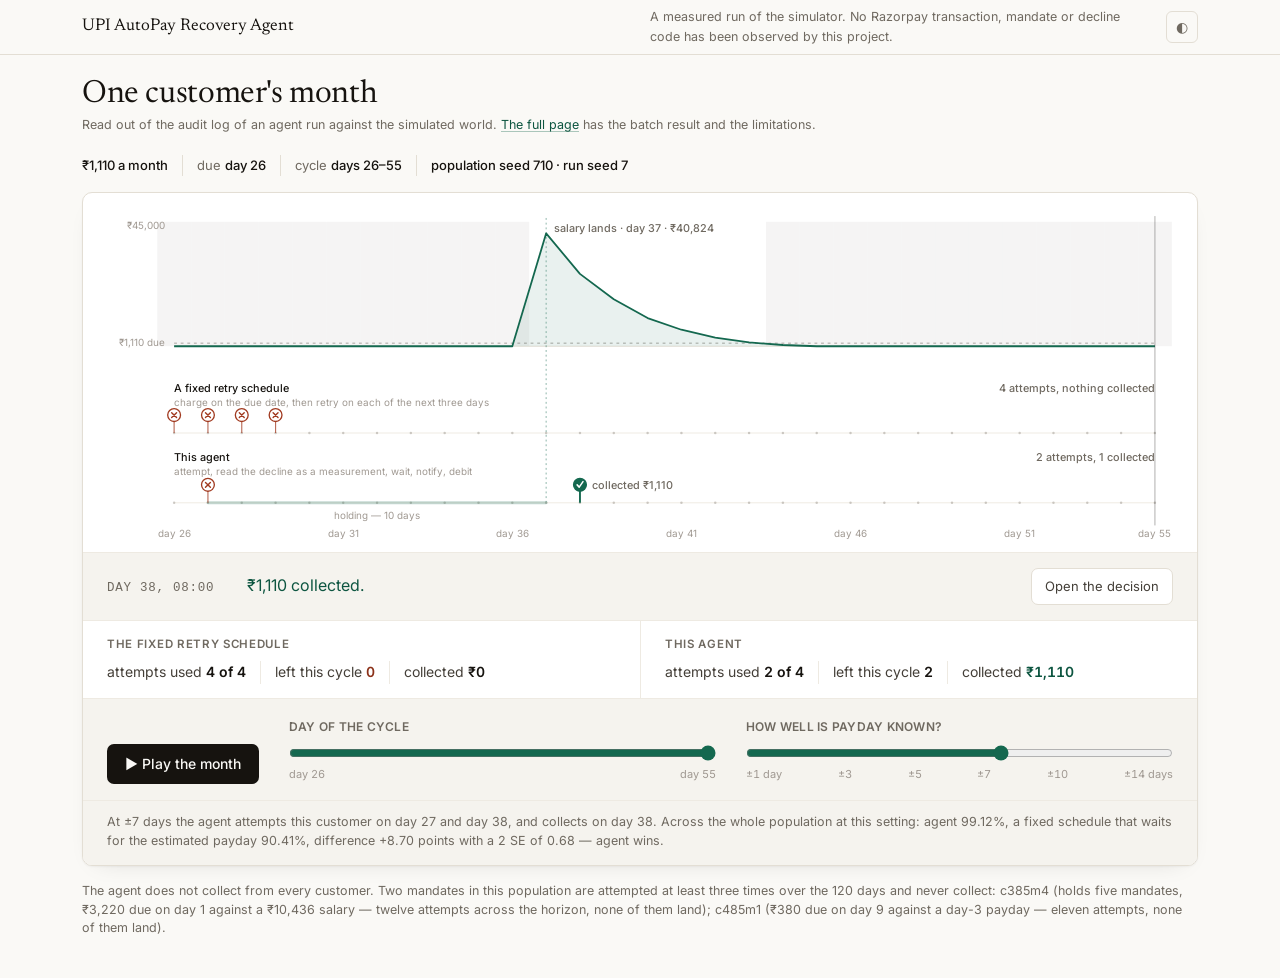
<file: docs/demo.html>
<!doctype html>
<html lang="en">
<head>
<meta charset="utf-8">
<meta name="viewport" content="width=device-width, initial-scale=1">
<title>One customer's month — UPI AutoPay Recovery Agent</title>
<meta name="description" content="One simulated customer's billing cycle, day by day: a fixed retry schedule spends four attempts into an empty account, and the agent spends one, waits, and collects after the salary lands.">
<meta name="robots" content="noindex">
<link rel="preconnect" href="https://fonts.googleapis.com">
<link rel="preconnect" href="https://fonts.gstatic.com" crossorigin>
<link href="https://fonts.googleapis.com/css2?family=Inter:wght@400;500;600&family=Newsreader:opsz,wght@6..72,400;6..72,500&display=swap" rel="stylesheet">
<style>
/* ===========================================================================
   THE PRESENTER VIEW. One customer's month on one screen.

   THE PALETTE, THE TYPE AND THE THEMING ARE `index.html`'s, copied rather than
   imported: this page is served as a static file beside it with no build step,
   so a shared stylesheet would be a second request for six kilobytes. Warm
   paper, one green for money landed, one clay red for declined; state is
   carried by shape as well as by colour, so the chart still reads without hue.

   NOTHING ON THIS PAGE HAPPENED ON RAZORPAY, and nothing on it has Razorpay's
   shape. No payment, order, customer, token or event identifier appears
   anywhere, and no webhook row does either. Every figure is read out of
   `data/scenarios.json`, which `scripts/build_page_data.py` generates from a
   real run of the agent against the simulated world.
   =========================================================================== */
:root{
  --paper:#faf9f6; --surface:#ffffff; --surface-2:#f5f3ee;
  --ink:#16130f; --ink-2:#443f38; --muted:#6f6960; --faint:#a09992;
  --rule:#e3ded4; --rule-2:#eeeae2;
  --accent:#14684f; --accent-ink:#0d5540; --accent-soft:#e2efe9;
  --warn:#a13a20; --warn-ink:#8b3119; --warn-soft:#f9eae4;
  --shadow:0 1px 2px rgba(22,19,15,.04), 0 8px 24px -16px rgba(22,19,15,.18);
  --mono:ui-monospace,SFMono-Regular,"SF Mono",Menlo,Consolas,monospace;
  --serif:Newsreader,Georgia,"Times New Roman",serif;
  --sans:Inter,-apple-system,BlinkMacSystemFont,"Segoe UI",Roboto,Helvetica,Arial,sans-serif;
  --r:10px;
}
@media (prefers-color-scheme:dark){
  :root:not([data-theme="light"]){
    --paper:#0e0d0b; --surface:#17150f; --surface-2:#1d1a14;
    --ink:#f3f0e9; --ink-2:#c8c1b5; --muted:#8d8579; --faint:#645d53;
    --rule:#2b271f; --rule-2:#221f19;
    --accent:#4fc298; --accent-ink:#6fd6b1; --accent-soft:#122a22;
    --warn:#e08063; --warn-ink:#ef9880; --warn-soft:#2b1610;
    --shadow:0 1px 2px rgba(0,0,0,.3), 0 8px 24px -16px rgba(0,0,0,.6);
  }
}
:root[data-theme="dark"]{
  --paper:#0e0d0b; --surface:#17150f; --surface-2:#1d1a14;
  --ink:#f3f0e9; --ink-2:#c8c1b5; --muted:#8d8579; --faint:#645d53;
  --rule:#2b271f; --rule-2:#221f19;
  --accent:#4fc298; --accent-ink:#6fd6b1; --accent-soft:#122a22;
  --warn:#e08063; --warn-ink:#ef9880; --warn-soft:#2b1610;
  --shadow:0 1px 2px rgba(0,0,0,.3), 0 8px 24px -16px rgba(0,0,0,.6);
}

*{box-sizing:border-box}
html{-webkit-text-size-adjust:100%}
@media (prefers-reduced-motion:reduce){
  *{animation-duration:.01ms !important;transition-duration:.01ms !important}}
body{margin:0;background:var(--paper);color:var(--ink);
  font-family:var(--sans);font-size:16px;line-height:1.62;
  -webkit-font-smoothing:antialiased}
h1,h2,h3{margin:0}
h1{font-family:var(--serif);font-weight:400;font-size:clamp(24px,3.2vw,32px);
  line-height:1.1;letter-spacing:-.012em}
h3{font-size:15px;font-weight:600;letter-spacing:-.005em;margin-bottom:5px}
p{margin:0;color:var(--ink-2)}
.tiny{font-size:12.5px;line-height:1.5;color:var(--muted)}
.num{font-variant-numeric:tabular-nums}
code,.mono{font-family:var(--mono);font-size:.87em;background:var(--surface-2);
  padding:.12em .38em;border-radius:4px;border:1px solid var(--rule-2)}
a{color:var(--accent-ink);text-decoration:none;
  box-shadow:inset 0 -1px 0 color-mix(in srgb,var(--accent) 35%,transparent)}
a:hover{box-shadow:inset 0 -2px 0 var(--accent)}
a:focus-visible,button:focus-visible,input:focus-visible{
  outline:2px solid var(--accent);outline-offset:3px;border-radius:3px}
strong,b{font-weight:600;color:var(--ink)}

.wrap{max-width:1180px;margin:0 auto;padding:0 32px}
@media(max-width:720px){.wrap{padding:0 18px}}

/* ---- the bar across the top ---------------------------------------------- */
.top{border-bottom:1px solid var(--rule);background:var(--paper)}
.topin{max-width:1180px;margin:0 auto;padding:0 32px;min-height:54px;
  display:flex;align-items:center;gap:20px;flex-wrap:wrap}
.brand{font-family:var(--serif);font-size:17px;color:var(--ink);white-space:nowrap;
  box-shadow:none}
.brand:hover{box-shadow:none}
.disclaimer{font-size:12.5px;color:var(--muted);margin-left:auto;max-width:62ch}
.themebtn{background:none;border:1px solid var(--rule);color:var(--muted);
  border-radius:6px;width:32px;height:32px;cursor:pointer;font-size:14px;line-height:1;
  display:grid;place-items:center;flex:none}
.themebtn:hover{color:var(--ink);border-color:var(--muted)}
@media(max-width:900px){.topin{padding:8px 18px}.disclaimer{margin-left:0;order:3;flex-basis:100%}}

/* ---- the head line ------------------------------------------------------- */
.head{padding:22px 0 16px;display:flex;align-items:flex-end;justify-content:space-between;
  gap:20px;flex-wrap:wrap}
.facts{display:flex;gap:0;flex-wrap:wrap;font-size:13px;color:var(--muted)}
.facts span{padding-left:14px;margin-left:14px;border-left:1px solid var(--rule);
  white-space:nowrap}
.facts span:first-child{padding-left:0;margin-left:0;border-left:0}
.facts b{color:var(--ink);font-weight:500}

/* ---- the figure ---------------------------------------------------------- */
.figure{background:var(--surface);border:1px solid var(--rule);border-radius:var(--r);
  overflow:hidden;box-shadow:var(--shadow)}
.figure-body{overflow-x:auto;padding:8px 10px 0}
svg.chart{display:block;width:100%;height:auto;min-width:620px}
.ax{fill:var(--faint);font-size:10.5px;font-family:var(--sans)}
.lbl{fill:var(--muted);font-size:11.5px;font-family:var(--sans);font-weight:500}
.lbl-ink{fill:var(--ink);font-size:11.5px;font-family:var(--sans);font-weight:500}
.note-t{fill:var(--faint);font-size:10.5px;font-family:var(--sans)}

/* ---- the narration ------------------------------------------------------- */
.say{display:grid;grid-template-columns:120px minmax(0,1fr) auto;gap:0 20px;
  align-items:baseline;padding:15px 24px;border-top:1px solid var(--rule-2);
  background:var(--surface-2)}
.say .day{font-family:var(--mono);font-size:12.5px;letter-spacing:.06em;
  text-transform:uppercase;color:var(--muted);white-space:nowrap}
.say .line{font-size:16px;color:var(--ink);min-height:1.6em}
.say[data-tone="win"] .line{color:var(--accent-ink)}
.say[data-tone="fail"] .line{color:var(--warn-ink)}
.openbtn{appearance:none;background:var(--surface);border:1px solid var(--rule);
  border-radius:7px;padding:7px 13px;font:inherit;font-size:13px;color:var(--ink-2);
  cursor:pointer;white-space:nowrap}
.openbtn:hover{border-color:var(--muted);color:var(--ink)}
.openbtn[disabled]{opacity:.45;cursor:default}
@media(max-width:760px){.say{grid-template-columns:1fr;gap:6px}}

/* ---- the tally ----------------------------------------------------------- */
.tally{display:grid;grid-template-columns:1fr 1fr;border-top:1px solid var(--rule-2)}
.tally > div{padding:14px 24px}
.tally > div + div{border-left:1px solid var(--rule-2)}
.tk{font-size:11.5px;font-weight:600;letter-spacing:.06em;text-transform:uppercase;
  color:var(--muted);margin-bottom:8px}
.tv{display:flex;gap:0;flex-wrap:wrap;font-size:14px;color:var(--ink-2)}
.tv span{padding-left:14px;margin-left:14px;border-left:1px solid var(--rule-2);
  white-space:nowrap}
.tv span:first-child{padding-left:0;margin-left:0;border-left:0}
.tv b{color:var(--ink);font-weight:600;font-variant-numeric:tabular-nums}
.tv b.good{color:var(--accent-ink)}
.tv b.bad{color:var(--warn-ink)}
@media(max-width:760px){.tally{grid-template-columns:1fr}
  .tally > div + div{border-left:0;border-top:1px solid var(--rule-2)}}

/* ---- the controls -------------------------------------------------------- */
.ctlbar{display:flex;flex-wrap:wrap;gap:18px 30px;align-items:flex-end;
  padding:16px 24px;background:var(--surface-2);border-top:1px solid var(--rule-2)}
.ctl{flex:1 1 240px;min-width:0}
.ctl label,.ctl .cl{display:block;font-size:12px;font-weight:600;letter-spacing:.02em;
  text-transform:uppercase;color:var(--muted);margin-bottom:9px}
input[type=range]{width:100%;accent-color:var(--accent);margin:0;display:block}
.ticks{display:flex;justify-content:space-between;font-size:11px;color:var(--faint);
  font-variant-numeric:tabular-nums;margin-top:5px}
.playbtn{appearance:none;background:var(--ink);color:var(--paper);border:0;
  border-radius:7px;padding:9px 18px;font:inherit;font-size:14px;font-weight:500;
  cursor:pointer;white-space:nowrap}
.playbtn:hover{background:var(--accent)}

/* ---- the footnote -------------------------------------------------------- */
.foot{padding:16px 0 40px}

/* ---- the spine ----------------------------------------------------------- */
dialog{border:1px solid var(--rule);border-radius:var(--r);background:var(--surface);
  color:var(--ink);padding:0;max-width:760px;width:calc(100% - 36px);box-shadow:var(--shadow)}
dialog::backdrop{background:rgba(22,19,15,.44)}
.dh{display:flex;align-items:baseline;justify-content:space-between;gap:16px;
  padding:20px 26px 14px;border-bottom:1px solid var(--rule-2)}
.dh h2{font-family:var(--serif);font-weight:400;font-size:24px;letter-spacing:-.01em}
.closebtn{appearance:none;background:none;border:1px solid var(--rule);border-radius:6px;
  width:30px;height:30px;font:inherit;color:var(--muted);cursor:pointer;line-height:1}
.closebtn:hover{color:var(--ink);border-color:var(--muted)}
.spine{list-style:none;margin:0;padding:0}
.spine li{display:grid;grid-template-columns:112px 3px minmax(0,1fr);gap:0 18px;
  padding:14px 26px;border-bottom:1px solid var(--rule-2)}
.spine li:last-child{border-bottom:0}
.spine .who{font-family:var(--mono);font-size:11px;letter-spacing:.1em;
  text-transform:uppercase;color:var(--muted);padding-top:2px}
.spine .who b{display:block;color:var(--ink);font-weight:500;letter-spacing:.08em}
.spine .bar{background:var(--rule);border-radius:2px}
.spine li[data-on="done"] .bar{background:var(--accent)}
.spine li[data-on="bad"] .bar{background:var(--warn)}
.spine li[data-on="hold"] .bar{background:var(--muted)}
.spine .v{font-size:15.5px;color:var(--ink);font-weight:500}
.spine .d{font-size:13.5px;color:var(--ink-2);margin-top:3px}
.spine .ev{display:flex;flex-wrap:wrap;gap:4px 16px;margin-top:7px;
  font-family:var(--mono);font-size:11px;color:var(--faint)}
.spine .ev b{color:var(--ink-2);font-weight:500}
.said{margin:0 26px 20px;padding:14px 16px;border:1px solid var(--rule-2);
  border-radius:8px;background:var(--surface-2)}
.said .sk{font-size:11.5px;font-weight:600;letter-spacing:.06em;text-transform:uppercase;
  color:var(--muted);margin-bottom:4px}
.said .sv{font-size:14px;color:var(--ink);margin-bottom:12px}
.said .sv:last-child{margin-bottom:0}
.said .why{font-size:12.5px;color:var(--muted);margin-top:12px}
</style>
</head>
<body>

<div class="top">
  <div class="topin">
    <a class="brand" href="index.html">UPI AutoPay Recovery Agent</a>
    <p class="disclaimer">A measured run of the simulator. No Razorpay
      transaction, mandate or decline code has been observed by this project.</p>
    <button class="themebtn" id="theme" aria-label="Switch between light and dark">◐</button>
  </div>
</div>

<div class="wrap">

  <div class="head">
    <div>
      <h1>One customer's month</h1>
      <p class="tiny" style="margin-top:4px">Read out of the audit log of an agent run
        against the simulated world. <a href="index.html#story">The full page</a> has the
        batch result and the limitations.</p>
    </div>
    <div class="facts" id="facts"></div>
  </div>

  <div class="figure">
    <div class="figure-body">
      <svg class="chart" id="tl" viewBox="0 0 1160 372" role="img" aria-labelledby="tl-t tl-d">
        <title id="tl-t">One customer's billing cycle, day by day</title>
        <desc id="tl-d">The customer's balance sits at zero from the due date until the
          salary lands, then falls back towards zero by the end of the cycle. Beneath it,
          two rows of attempts on the same days: a fixed retry schedule fires four times
          into the empty days and collects nothing, and the agent spends one attempt, waits,
          and collects after the salary arrives.</desc>
      </svg>
    </div>

    <div class="say" id="say" data-tone="">
      <div class="day" id="say-day"></div>
      <div class="line" id="say-line"></div>
      <button class="openbtn" id="open" type="button">Open the decision</button>
    </div>

    <div class="tally">
      <div>
        <div class="tk">The fixed retry schedule</div>
        <div class="tv" id="t-base"></div>
      </div>
      <div>
        <div class="tk">This agent</div>
        <div class="tv" id="t-agent"></div>
      </div>
    </div>

    <div class="ctlbar">
      <div class="ctl" style="flex:0 0 auto">
        <span class="cl">&nbsp;</span>
        <button class="playbtn" id="play" type="button">▶ Play the month</button>
      </div>
      <div class="ctl">
        <label for="c-day">Day of the cycle</label>
        <input type="range" id="c-day" min="26" max="55" step="1" value="55">
        <div class="ticks"><span id="tick-lo">day 26</span><span id="tick-hi">day 55</span></div>
      </div>
      <div class="ctl">
        <label for="c-err">How well is payday known?</label>
        <input type="range" id="c-err" min="0" max="5" step="1" value="3"
               aria-describedby="err-note">
        <div class="ticks"><span>±1 day</span><span>±3</span><span>±5</span><span>±7</span><span>±10</span><span>±14 days</span></div>
      </div>
    </div>

    <div class="ctlbar" style="border-top:1px solid var(--rule-2);padding-top:12px;padding-bottom:14px">
      <p class="tiny" id="err-note" style="margin:0"></p>
    </div>
  </div>

  <div class="foot">
    <p class="tiny" id="alts"></p>
  </div>
</div>

<dialog id="spine-dialog" aria-labelledby="sp-title">
  <div class="dh">
    <div>
      <h2 id="sp-title">The decision</h2>
      <p class="tiny" id="sp-sub" style="margin-top:2px"></p>
    </div>
    <button class="closebtn" id="sp-close" type="button" aria-label="Close">✕</button>
  </div>
  <ol class="spine" id="spine"></ol>
  <div class="said">
    <div class="sk">What the merchant is told</div>
    <div class="sv" id="sp-merchant"></div>
    <div class="sk">What the agent knows</div>
    <div class="sv" id="sp-internal"></div>
    <p class="why">The two are generated separately and the difference between them is
      the redaction boundary. The merchant line never carries the customer's financial
      state.</p>
  </div>
</dialog>

<script>
"use strict";
/* ===========================================================================
   THE PAGE LOOKS UP; IT DOES NOT COMPUTE. Every figure here is a field of
   `data/scenarios.json`, generated by `scripts/build_page_data.py` from a real
   `agent.batch.run_once` against the canonical world. No policy is
   reimplemented in this file: the attempt days, the probabilities, the index
   scores, the balance trace and the narration are all read.

   The one thing this file derives is a COUNT — how many of the attempts in
   that list fall on or before the day on screen. That is counting rows, not
   deciding anything.
   =========================================================================== */

const ERRS = [1, 3, 5, 7, 10, 14];
const S = { errIdx: 3, day: null, timer: null, holdUntil: 0 };
let D = null;

const $ = (id) => document.getElementById(id);
const NS = "http://www.w3.org/2000/svg";
const rupees = (n) => "₹" + Math.round(n).toLocaleString("en-IN");
const fmt = (n, d = 2) => Number(n).toFixed(d);
const pct = (p) => Math.round(p * 100) + "%";

/* EVERY TIME ON THIS PAGE IS A DAY AND AN HOUR. The simulation decides at
   08:00 and 99.22% of its attempts land there, so the hour is not decoration;
   it is the hour the peak-window rule is stated about. */
const AT = (d) => "Day " + d + ", 08:00";

const svgEl = (tag, attrs, text) => {
  const n = document.createElementNS(NS, tag);
  for (const k in attrs) n.setAttribute(k, attrs[k]);
  if (text != null) n.textContent = text;
  return n;
};
const el = (tag, cls, text) => {
  const n = document.createElement(tag);
  if (cls) n.className = cls;
  if (text != null) n.textContent = text;
  return n;
};
const clear = (svg) => {
  Array.prototype.slice.call(svg.children).forEach((n) => {
    const t = n.tagName.toLowerCase();
    if (t !== "title" && t !== "desc") svg.removeChild(n);
  });
};
const niceMax = (v) => {
  const mag = Math.pow(10, Math.floor(Math.log10(v)));
  return Math.ceil(v / (mag / 2)) * (mag / 2);
};

/* ------------------------------------------------------------------ theme */
(function theme() {
  const saved = (() => { try { return localStorage.getItem("theme"); } catch (e) { return null; } })();
  if (saved) document.documentElement.setAttribute("data-theme", saved);
  $("theme").addEventListener("click", () => {
    const cur = document.documentElement.getAttribute("data-theme");
    const isDark = cur ? cur === "dark"
      : window.matchMedia("(prefers-color-scheme: dark)").matches;
    const next = isDark ? "light" : "dark";
    document.documentElement.setAttribute("data-theme", next);
    try { localStorage.setItem("theme", next); } catch (e) { /* private mode */ }
  });
})();

/* ------------------------------------------------------------- shorthands */
const arm = () => D.hero.arms[String(ERRS[S.errIdx])];
const lastDay = () => D.hero.cycle_end - 1;
const today = () => (S.day == null ? lastDay() : S.day);

/* =========================================================================
   THE CHART. Time runs left to right; the balance line above, the two attempt
   rows below it on the same axis.
   ========================================================================= */
const TL = { w: 1160, padl: 86, padr: 34, chartY: 22, chartH: 132,
             rowA: 202, rowB: 276, rowMid: 44, axisY: 356 };

function drawTimeline() {
  const svg = $("tl");
  clear(svg);
  const h = D.hero, bal = h.balance;
  const d0 = h.cycle_start, d1 = lastDay();
  const upTo = today();

  const x = (d) => TL.padl + (d - d0) / (d1 - d0) * (TL.w - TL.padl - TL.padr);
  const maxBal = niceMax(Math.max.apply(null, bal.map((b) => b.bal)) * 1.05);
  const y = (v) => TL.chartY + TL.chartH - (v / maxBal) * TL.chartH;
  const floor = TL.chartY + TL.chartH;
  const half = (x(d1) - x(d0)) / (d1 - d0) / 2;

  /* --- shade every day the account cannot cover the debit */
  bal.forEach((b) => {
    if (b.bal >= h.amount) return;
    svg.appendChild(svgEl("rect", { x: x(b.day) - half, y: TL.chartY,
      width: half * 2, height: TL.chartH, fill: "var(--ink)", opacity: 0.045 }));
  });

  /* --- the amount due, and the axis */
  svg.appendChild(svgEl("line", { x1: TL.padl, x2: TL.w - TL.padr,
    y1: y(h.amount), y2: y(h.amount), stroke: "var(--muted)", "stroke-width": 1,
    "stroke-dasharray": "3 4", opacity: 0.6 }));
  svg.appendChild(svgEl("text", { x: TL.padl - 10, y: y(h.amount) + 3.5,
    "text-anchor": "end", class: "ax" }, rupees(h.amount) + " due"));
  svg.appendChild(svgEl("text", { x: TL.padl - 10, y: TL.chartY + 8,
    "text-anchor": "end", class: "ax" }, rupees(maxBal)));
  svg.appendChild(svgEl("line", { x1: TL.padl, x2: TL.w - TL.padr, y1: floor,
    y2: floor, stroke: "var(--rule)", "stroke-width": 1 }));

  /* --- the balance line. THE TRUE BALANCE IN THE SIMULATED WORLD, which is a
         parameter of a fictional customer and is what makes the wait legible.
         The live console never shows it and must not; see docs/results.md. */
  let path = "";
  bal.forEach((b, i) => {
    path += (i ? "L" : "M") + x(b.day).toFixed(1) + " " + y(b.bal).toFixed(1);
  });
  svg.appendChild(svgEl("path", { d: path + "L" + x(d1).toFixed(1) + " " + floor +
    "L" + x(d0).toFixed(1) + " " + floor + "Z", fill: "var(--accent)", opacity: 0.09 }));
  svg.appendChild(svgEl("path", { d: path, fill: "none", stroke: "var(--accent)",
    "stroke-width": 1.9, "stroke-linejoin": "round" }));

  /* --- the day the salary lands */
  const payday = bal.reduce((best, b) => (b.bal > best.bal ? b : best), bal[0]);
  svg.appendChild(svgEl("line", { x1: x(payday.day), x2: x(payday.day),
    y1: TL.chartY - 4, y2: TL.rowB + TL.rowMid, stroke: "var(--accent)",
    "stroke-width": 1, "stroke-dasharray": "2 3", opacity: 0.5 }));
  svg.appendChild(svgEl("text", { x: x(payday.day) + 8, y: TL.chartY + 11,
    class: "lbl", fill: "var(--accent-ink)" },
    "salary lands · day " + payday.day + " · " + rupees(payday.bal)));

  /* --- the two attempt rows, on the same axis as the balance */
  const rows = [
    { y: TL.rowA, label: "A fixed retry schedule",
      sub: "charge on the due date, then retry on each of the next three days",
      items: h.naive.map((a) => ({ day: a.day, ok: a.success })), waits: false },
    { y: TL.rowB, label: "This agent",
      sub: "attempt, read the decline as a measurement, wait, notify, debit",
      items: arm().attempts.map((a) => ({ day: a.day, ok: a.success })), waits: true },
  ];

  rows.forEach((row) => {
    const mid = row.y + TL.rowMid;
    svg.appendChild(svgEl("text", { x: TL.padl, y: row.y, class: "lbl-ink" }, row.label));
    svg.appendChild(svgEl("text", { x: TL.padl, y: row.y + 15, class: "note-t" }, row.sub));
    svg.appendChild(svgEl("line", { x1: TL.padl, x2: TL.w - TL.padr, y1: mid, y2: mid,
      stroke: "var(--rule-2)", "stroke-width": 1 }));

    for (let d = d0; d <= d1; d++) {
      svg.appendChild(svgEl("circle", { cx: x(d), cy: mid, r: 1.3,
        fill: "var(--faint)", opacity: d <= upTo ? 0.5 : 0.16 }));
    }

    /* the hold between the first attempt and the next, drawn as a span */
    if (row.waits && row.items.length > 1) {
      const from = row.items[0].day;
      // TO THE DAY IT DECIDES, NOT THE DAY IT CHARGES. The notice goes out 24
      // hours before the debit, so the last day of the hold is the day before
      // the next attempt.
      const to = Math.min(row.items[1].day - 1, upTo);
      if (to > from) {
        svg.appendChild(svgEl("line", { x1: x(from), x2: x(to), y1: mid, y2: mid,
          stroke: "var(--accent)", "stroke-width": 3, opacity: 0.24,
          "stroke-linecap": "round" }));
        svg.appendChild(svgEl("text", { x: (x(from) + x(to)) / 2, y: mid + 17,
          "text-anchor": "middle", class: "note-t" },
          "holding — " + (to - from) + (to - from === 1 ? " day" : " days")));
      }
    }

    row.items.forEach((a) => {
      if (a.day > upTo) return;
      const px = x(a.day);
      const col = a.ok ? "var(--accent)" : "var(--warn)";
      svg.appendChild(svgEl("line", { x1: px, x2: px, y1: mid, y2: mid - 15,
        stroke: col, "stroke-width": a.ok ? 2 : 1.2, opacity: a.ok ? 1 : 0.75 }));
      svg.appendChild(svgEl("circle", { cx: px, cy: mid - 19, r: 6.8,
        fill: a.ok ? col : "var(--surface)", stroke: col, "stroke-width": 1.4 }));
      if (a.ok) {
        svg.appendChild(svgEl("path", { d: "M" + (px - 3) + " " + (mid - 19) +
          "l2.2 2.4L" + (px + 3.2) + " " + (mid - 22.4), fill: "none",
          stroke: "var(--surface)", "stroke-width": 1.6, "stroke-linecap": "round",
          "stroke-linejoin": "round" }));
        svg.appendChild(svgEl("text", { x: px + 13, y: mid - 15, class: "lbl",
          fill: "var(--accent-ink)" }, "collected " + rupees(h.amount)));
      } else {
        svg.appendChild(svgEl("path", { d: "M" + (px - 2.6) + " " + (mid - 21.6) +
          "l5.2 5.2M" + (px + 2.6) + " " + (mid - 21.6) + "l-5.2 5.2", fill: "none",
          stroke: col, "stroke-width": 1.5, "stroke-linecap": "round" }));
      }
    });

    const shown = row.items.filter((a) => a.day <= upTo);
    const landed = shown.filter((a) => a.ok).length;
    svg.appendChild(svgEl("text", { x: TL.w - TL.padr, y: row.y, "text-anchor": "end",
      class: "lbl", fill: landed ? "var(--accent-ink)" : "var(--muted)" },
      shown.length + (shown.length === 1 ? " attempt, " : " attempts, ") +
      (landed ? landed + " collected" : "nothing collected")));
  });

  /* --- the day axis */
  for (let d = d0; d <= d1; d++) {
    if ((d - d0) % 5 !== 0 && d !== d1) continue;
    svg.appendChild(svgEl("text", { x: x(d), y: TL.axisY, "text-anchor": "middle",
      class: "ax" }, "day " + d));
  }

  /* --- where the scrubber is */
  svg.appendChild(svgEl("line", { x1: x(upTo), x2: x(upTo), y1: TL.chartY - 6,
    y2: TL.axisY - 12, stroke: "var(--ink)", "stroke-width": 1, opacity: 0.35 }));
}

/* =========================================================================
   THE NARRATION AND THE TALLY
   ========================================================================= */

/* A day can carry several narration entries -- a decline, then a fresh wait.
   Show the most consequential rather than whichever happens to be last. */
const RANK = { win: 4, fail: 3, notify: 2, decide: 1, wait: 0 };

function lineFor(day) {
  const rows = arm().narration.filter((n) => n.day === day);
  if (!rows.length) return null;
  return rows.reduce((best, n) =>
    (RANK[n.tone] || 0) > (RANK[best.tone] || 0) ? n : best, rows[0]);
}

/* The newest narration at or before `day`, so a day the agent did nothing on
   still says what it is waiting for. */
function lineAtOrBefore(day) {
  for (let d = day; d >= D.hero.cycle_start; d--) {
    const row = lineFor(d);
    if (row) return row;
  }
  return null;
}

function drawSay() {
  const day = today();
  const row = lineAtOrBefore(day);
  const say = $("say");
  if (!row) {
    say.dataset.tone = "";
    $("say-day").textContent = AT(day);
    $("say-line").textContent = "Nothing has happened on this mandate yet.";
    $("open").disabled = true;
    return;
  }
  // THE CHIP LABELS THE SENTENCE, NOT THE SCRUBBER. Days 39 to 55 carry no
  // event, so a chip reading "Day 55" beside a line about day 38 would date
  // the sentence wrongly. Where the scrubber is, is on the chart.
  $("say-day").textContent = AT(row.day);
  say.dataset.tone = row.tone;
  // THE MERCHANT LINE BY DEFAULT. `internal` is one click away, inside the
  // decision, where the two sit beside each other and the difference between
  // them is the point.
  $("say-line").textContent = row.merchant;
  $("open").disabled = false;
}

function drawTally() {
  const h = D.hero, day = today(), cap = 4;
  const rows = [
    ["t-base", h.naive.map((a) => ({ day: a.day, ok: a.success }))],
    ["t-agent", arm().attempts.map((a) => ({ day: a.day, ok: a.success }))],
  ];
  rows.forEach(([id, items]) => {
    const shown = items.filter((a) => a.day <= day);
    const got = shown.filter((a) => a.ok).length * h.amount;
    const left = Math.max(0, cap - shown.length);
    const box = $(id);
    box.replaceChildren();
    const add = (label, value, cls) => {
      const s = el("span");
      s.append(document.createTextNode(label + " "));
      const b = el("b", cls || null, value);
      s.append(b);
      box.append(s);
    };
    add("attempts used", String(shown.length) + " of " + cap);
    add("left this cycle", String(left), left === 0 ? "bad" : null);
    add("collected", rupees(got), got ? "good" : null);
  });
}

function drawErrNote() {
  const err = ERRS[S.errIdx];
  const row = D.sweep.find((r) => r.err === err);
  const a = arm();
  const days = a.attempts.map((x) => x.day);
  const won = a.attempts.filter((x) => x.success);
  const mine = "At ±" + err + (err === 1 ? " day" : " days") +
    " the agent attempts this customer on " +
    days.map((d) => "day " + d).join(" and ") + ", and collects " +
    (won.length ? "on day " + won[0].day : "nothing") + ". ";
  const pop = "Across the whole population at this setting: agent " +
    fmt(row.agent) + "%, a fixed schedule that waits for the estimated payday " +
    fmt(row.payday_wait) + "%, difference " +
    (row.diff >= 0 ? "+" : "") + fmt(row.diff) + " points with a 2 SE of " +
    fmt(row.two_se) + " — " + row.verdict + ".";
  $("err-note").textContent = mine + pop;
}

/* =========================================================================
   THE SPINE. Seven authorities, in the order the money path runs them, with
   the same names and the same wording the operator console uses.
   ========================================================================= */

function row(who, verb, opts) {
  const li = document.createElement("li");
  li.dataset.on = opts.on || "idle";
  const w = el("div", "who");
  w.append(el("b", null, who));
  w.append(document.createTextNode(verb));
  li.append(w);
  li.append(el("div", "bar"));
  const said = el("div", "said-cell");
  said.append(el("div", "v", opts.v));
  if (opts.d) said.append(el("div", "d", opts.d));
  if (opts.ev && opts.ev.length) {
    const ev = el("div", "ev");
    opts.ev.forEach(([k, v]) => {
      const s = el("span");
      s.append(document.createTextNode(k + " "));
      s.append(el("b", null, v));
      ev.append(s);
    });
    said.append(ev);
  }
  li.append(said);
  return li;
}

/* The tick the decision panel describes: the newest one at or before the day
   on screen. `ticks` carries one row per day the scheduler was asked. */
function tickAtOrBefore(day) {
  const ticks = arm().ticks.filter((t) => t.day <= day);
  return ticks.length ? ticks[ticks.length - 1] : null;
}

function openSpine() {
  const h = D.hero, day = today();
  const a = arm();
  const tick = tickAtOrBefore(day);
  const line = lineAtOrBefore(day);
  const when = tick ? tick.day : day;
  // TWO DIFFERENT SETS, AND CONFLATING THEM IS HOW A PANEL LIES.
  //
  // `known` is every outcome this tick could have reasoned on -- including one
  // that landed earlier the same day, which is the whole point of the beat: the
  // decline arrives, and the next tick is the one that reads it.
  //
  // `spent` is what the NPCI cap had already consumed BEFORE this tick, which
  // is a strictly earlier day, because the attempt this tick proposes is not
  // yet one of them.
  const known = a.attempts.filter((x) => x.day <= when);
  const spent = a.attempts.filter((x) => x.day < when);
  const last = known.length ? known[known.length - 1] : null;
  const fired = Boolean(tick && tick.verdict === "ok");
  // The attempt this tick led to, and only when it proposed one. A tick that
  // waited proposed nothing, so rows 6 and 7 have nothing to report -- reading
  // a later attempt into them would draw a debit this tick did not authorise.
  const led = fired ? a.attempts.find((x) => x.day > when) ||
    a.attempts.find((x) => x.day === when) : null;

  $("sp-sub").textContent = tick
    ? AT(tick.day) + " · the agent was asked what to do"
    : AT(day);

  const list = $("spine");
  list.replaceChildren();

  /* --- 1. what the rail said last */
  if (last) {
    // `success` and `code` are the generator's field names; the chart maps
    // them to `ok` for drawing and this panel reads the row as it ships.
    list.append(row("Razorpay", "the event", {
      on: last.success ? "done" : "bad",
      v: last.success ? "The debit was collected" : "The debit was declined",
      d: last.success
        ? rupees(h.amount) + " cleared at " + AT(last.day) + "."
        : "Insufficient funds. The account held less than " + rupees(h.amount) +
          " at " + AT(last.day) + ".",
      ev: [["day", String(last.day)], ["code", last.code]],
    }));
  } else {
    list.append(row("Razorpay", "the event", {
      on: "idle", v: "Nothing has been attempted yet",
      d: "This is the first decision of the cycle.",
    }));
  }

  /* --- 2. the belief. THE EVIDENCE, NEVER THE POSTERIOR. The console draws
         this row the same way, and for the same reason. */
  list.append(row("Belief", "updated", {
    on: last ? "done" : "idle",
    v: last ? "Folded in a resolved debit" : "Nothing resolved to fold in",
    d: last
      ? "A " + (last.success ? "collected " : "declined ") + rupees(h.amount) +
        " debit is a censored measurement of the balance at that hour. Only a " +
        "terminal outcome reaches the filter."
      : "A submission is not an outcome, so nothing has been learned from it.",
  }));

  /* --- 3. the scheduler. IT OWNS TIMING AND NOTHING ELSE DOES. */
  if (tick && fired) {
    list.append(row("Scheduler", "when", {
      on: "done",
      v: "Debit at " + AT(led ? led.day : tick.day + 1),
      d: "Now is the best remaining day of the cycle. The pre-debit notice goes " +
        "out at " + AT(tick.day) + " — the 24 hours NPCI requires before an " +
        "AutoPay debit.",
      ev: [["p(now)", fmt(tick.p_now, 3)], ["p(later)", fmt(tick.p_later, 3)],
           ["index", (tick.index >= 0 ? "+" : "") + fmt(tick.index, 2)]],
    }));
  } else if (tick) {
    list.append(row("Scheduler", "when", {
      on: "hold", v: "No attempt proposed",
      d: "The chance of clearing " + rupees(h.amount) + " today is " +
        pct(tick.p_now) + ". The best chance on any remaining day of the cycle " +
        "is " + pct(tick.p_later) + ". Waiting is worth more, so no attempt was " +
        "placed and none was spent.",
      ev: [["p(now)", fmt(tick.p_now, 3)], ["p(later)", fmt(tick.p_later, 3)],
           ["index", (tick.index >= 0 ? "+" : "") + fmt(tick.index, 2)]],
    }));
  } else {
    list.append(row("Scheduler", "when", {
      on: "idle", v: "Not yet asked",
      d: "The cycle has not opened.",
    }));
  }

  /* --- 4. the diagnosis. It names an intervention; it has no field for a
         time, so it cannot appear in row 3. The diagnoser on this run is the
         deterministic rule engine -- no language model is on the path that
         decides whether to debit a customer. */
  if (tick && fired) {
    list.append(row("Diagnosis", "what", {
      on: "done", v: "Retry the debit",
      d: "The scheduler proposed an hour and the diagnosis layer chose what to " +
        "do at it.",
      ev: [["source", "deterministic rules"]],
    }));
  } else if (tick) {
    list.append(row("Diagnosis", "what", {
      on: "idle", v: "Not consulted",
      d: "The diagnosis layer runs only once the scheduler has proposed an hour. " +
        "It cannot choose one.",
    }));
  } else {
    list.append(row("Diagnosis", "what", {
      on: "idle", v: "Not consulted", d: "",
    }));
  }

  /* --- 5. Stage 0. Five rules, all evaluated, before anything is sent. */
  if (tick && fired) {
    list.append(row("Stage 0", "whether", {
      on: "done", v: "Allowed",
      d: "Every rule permitted, so the action reached the executor: inside the " +
        "four presentations a cycle allows, outside every peak window, at least " +
        "24 hours after the notice, with no other notice outstanding, and not a " +
        "re-presentation of a funds decline.",
      ev: [["presentations", spent.length + " of 4 spent"]],
    }));
  } else {
    list.append(row("Stage 0", "whether", {
      on: "idle", v: "Not adjudicated",
      d: "The five rules are evaluated when a debit is submitted. Nothing was " +
        "submitted on this day.",
    }));
  }

  /* --- 6. the provider */
  if (tick && fired) {
    list.append(row("Provider", "execution", {
      on: "done", v: "Debit submitted",
      d: "A submission is an acknowledgement, not an outcome.",
      ev: [["runs at", AT(led ? led.day : tick.day + 1)]],
    }));
  } else {
    list.append(row("Provider", "execution", {
      on: "idle", v: "Nothing submitted",
      d: "No order, no debit, and no presentation spent.",
    }));
  }

  /* --- 7. the authoritative answer, for the attempt THIS tick proposed */
  const answer = led && led.day <= day ? led : null;
  if (answer) {
    list.append(row("Webhook", "the answer", {
      on: answer.success ? "done" : "bad",
      v: answer.success ? "Collected " + rupees(h.amount)
        : "Declined — insufficient funds",
      d: answer.success
        ? "The cycle is collected. " + (4 - spent.length - 1) + " of the four " +
          "presentations NPCI allows are still in hand."
        : "The outcome arrives out of band. Until it does, the attempt stays " +
          "unresolved and is never retried.",
      ev: [["day", String(answer.day)], ["code", answer.code]],
    }));
  } else {
    list.append(row("Webhook", "the answer", {
      on: "idle", v: "No answer yet",
      d: "The outcome arrives out of band. Until it does, the attempt stays " +
        "unresolved and is never retried.",
    }));
  }

  $("sp-merchant").textContent = line ? line.merchant : "—";
  $("sp-internal").textContent = line ? line.internal : "—";
  $("spine-dialog").showModal();
}

/* =========================================================================
   PLAYBACK
   ========================================================================= */
function render() { drawTimeline(); drawSay(); drawTally(); drawErrNote(); }

function stop() {
  clearInterval(S.timer);
  S.timer = null;
  $("play").textContent = "▶ Play the month";
}

/* THE FIVE DAYS THE STORY TURNS ON: the due date, the agent's attempts, the
   day the fixed schedule runs out of them, and the day the salary lands. Read
   out of the data rather than listed, so the beats follow the arm the reader
   has selected.

   The naive schedule's middle two retries are deliberately NOT beats. They are
   the same event as the first one, against the same empty account, and holding
   on each of them spends six seconds saying so. */
function beats() {
  const h = D.hero;
  const payday = h.balance.reduce((best, b) => (b.bal > best.bal ? b : best),
                                  h.balance[0]).day;
  const set = new Set([h.cycle_start, payday]);
  arm().attempts.forEach((a) => set.add(a.day));
  if (h.naive.length) set.add(h.naive[h.naive.length - 1].day);
  return set;
}

const STEP_MS = 250;
const HOLD_TICKS = 8;          // ~2s at 250ms a day

function play() {
  if (S.timer) { stop(); return; }
  const d1 = lastDay(), marks = beats();
  S.day = D.hero.cycle_start;
  S.holdUntil = 0;
  $("c-day").value = S.day;
  $("play").textContent = "■ Pause";
  render();
  S.timer = setInterval(() => {
    if (S.holdUntil > 0) { S.holdUntil--; return; }
    S.day++;
    if (S.day > d1) { S.day = d1; $("c-day").value = d1; stop(); render(); return; }
    $("c-day").value = S.day;
    render();
    if (marks.has(S.day)) S.holdUntil = HOLD_TICKS;
  }, STEP_MS);
}

/* =========================================================================
   WIRING
   ========================================================================= */
fetch("data/scenarios.json")
  .then((r) => { if (!r.ok) throw new Error(r.status); return r.json(); })
  .then((data) => {
    D = data;
    const h = D.hero;

    const facts = $("facts");
    [["", rupees(h.amount) + " a month"],
     ["due", "day " + h.due_day],
     ["cycle", "days " + h.cycle_start + "–" + lastDay()],
     ["", "population seed " + D.meta.pop_seed + " · run seed " + D.meta.run_seed],
    ].forEach(([k, v]) => {
      const s = el("span");
      if (k) s.append(document.createTextNode(k + " "));
      s.append(el("b", null, v));
      facts.append(s);
    });

    $("c-day").min = h.cycle_start;
    $("c-day").max = lastDay();
    $("c-day").value = lastDay();
    $("tick-lo").textContent = "day " + h.cycle_start;
    $("tick-hi").textContent = "day " + lastDay();

    $("alts").textContent =
      "The agent does not collect from every customer. Two mandates in this " +
      "population are attempted at least three times over the 120 days and " +
      "never collect: " +
      h.alternatives.map((x) => x.uid + " (" +
        x.note.replace(/ -- /g, " — ").replace(/Rs /g, "₹") + ")")
        .join("; ") + ".";

    $("c-day").addEventListener("input", (e) => {
      stop(); S.day = +e.target.value; render();
    });
    $("c-err").addEventListener("input", (e) => {
      S.errIdx = +e.target.value; render();
    });
    $("play").addEventListener("click", play);
    $("open").addEventListener("click", openSpine);
    $("sp-close").addEventListener("click", () => $("spine-dialog").close());

    let raf = null;
    window.addEventListener("resize", () => {
      cancelAnimationFrame(raf);
      raf = requestAnimationFrame(drawTimeline);
    });

    render();
  })
  .catch((err) => {
    console.error(err);
    document.querySelector(".wrap").insertAdjacentHTML("afterbegin",
      "<div class=\"figure\" style=\"padding:20px 24px;border-color:var(--warn)\">" +
      "<h3>The page data could not be loaded</h3>" +
      "<p class=\"tiny\" style=\"margin:0\">This page reads <code>data/scenarios.json</code>, " +
      "so it needs to be served rather than opened from the filesystem. Run " +
      "<code>python -m http.server --directory docs</code> from the repository root, " +
      "or regenerate the file with <code>python scripts/build_page_data.py</code>.</p></div>");
  });
</script>
</body>
</html>
</file>
